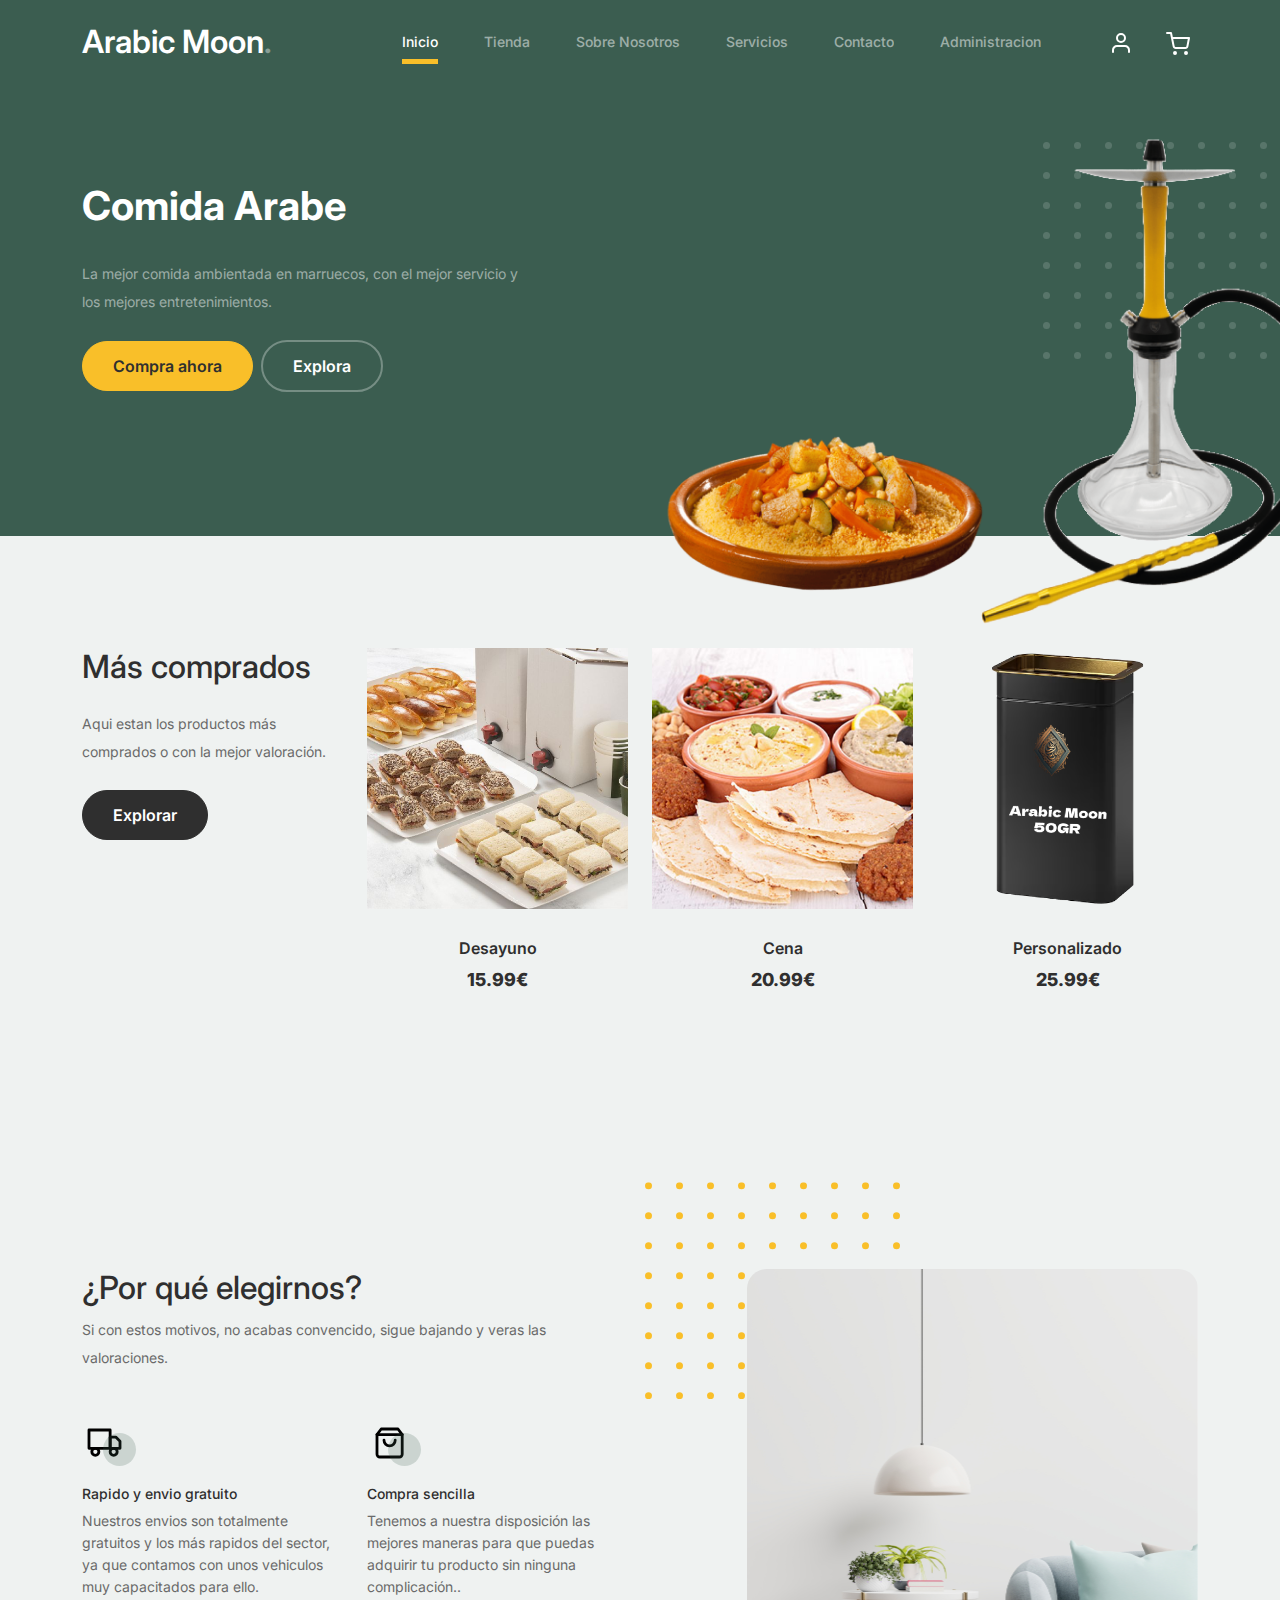
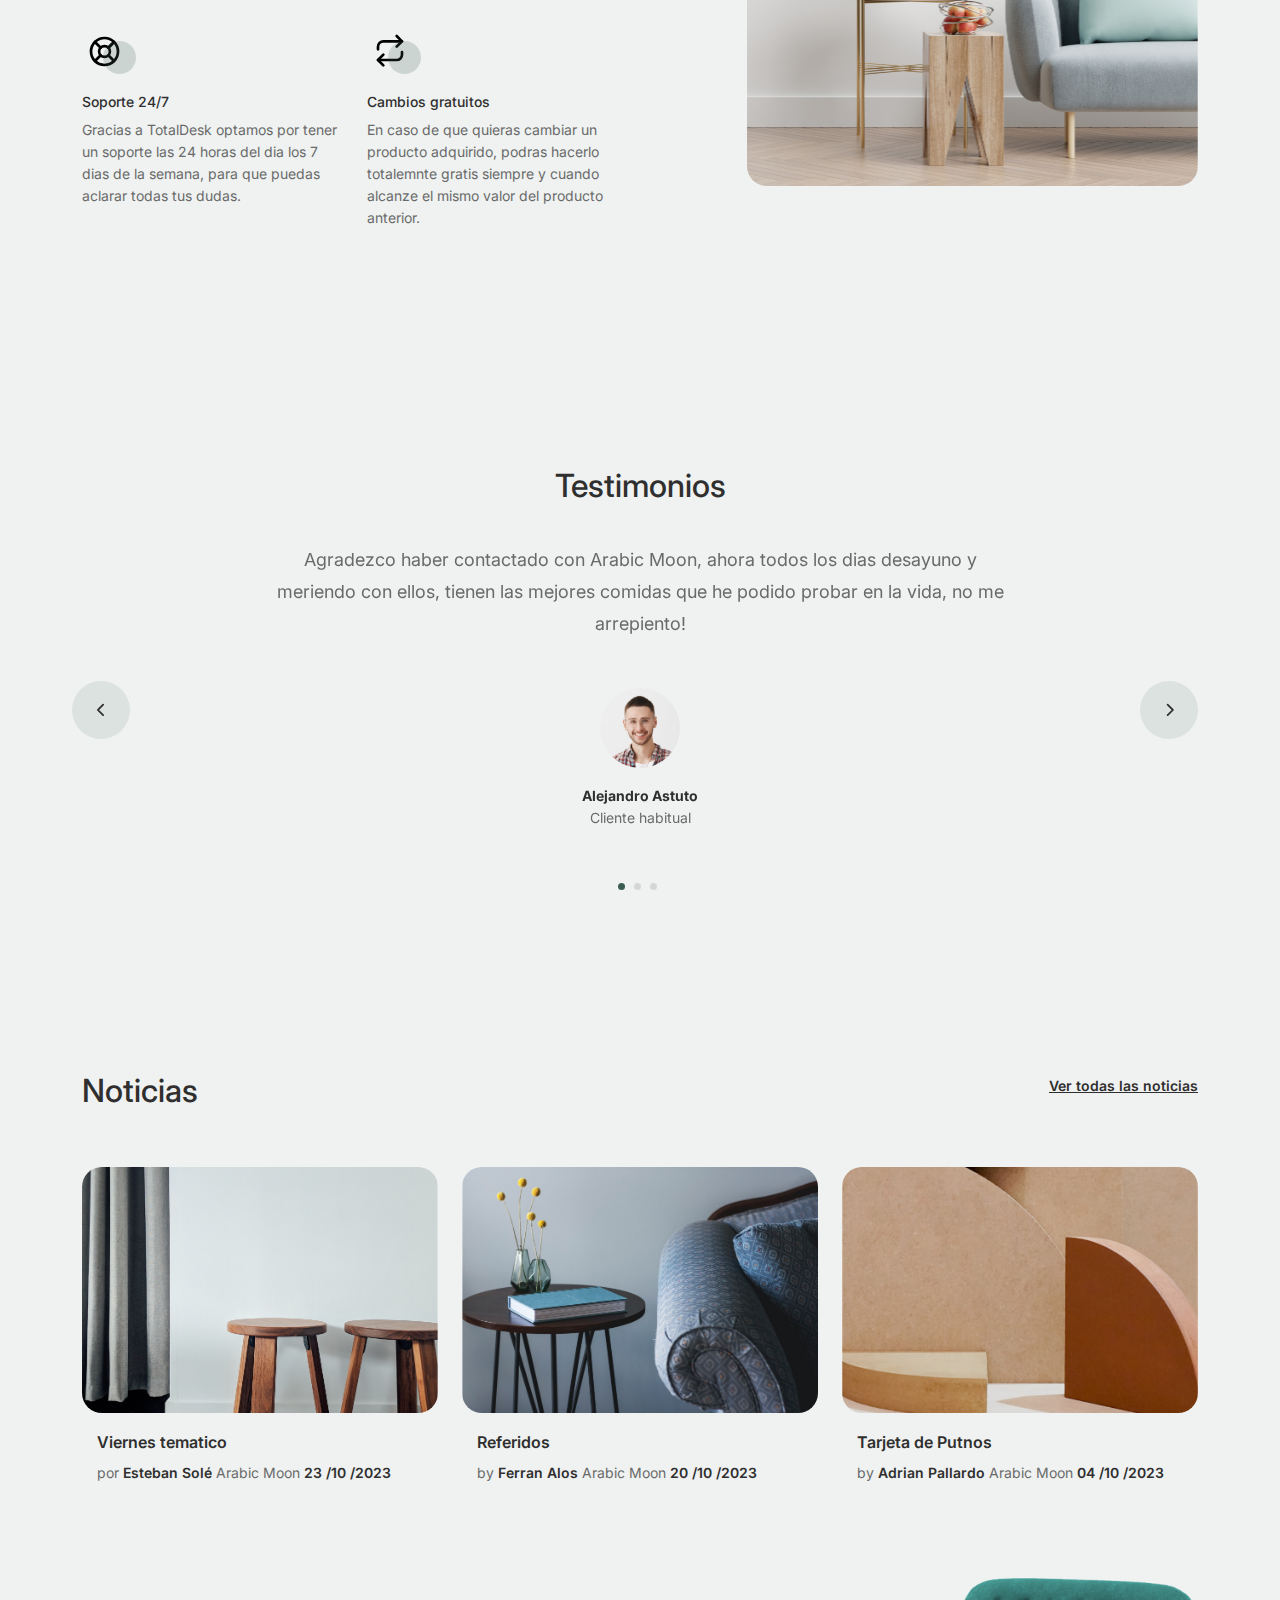
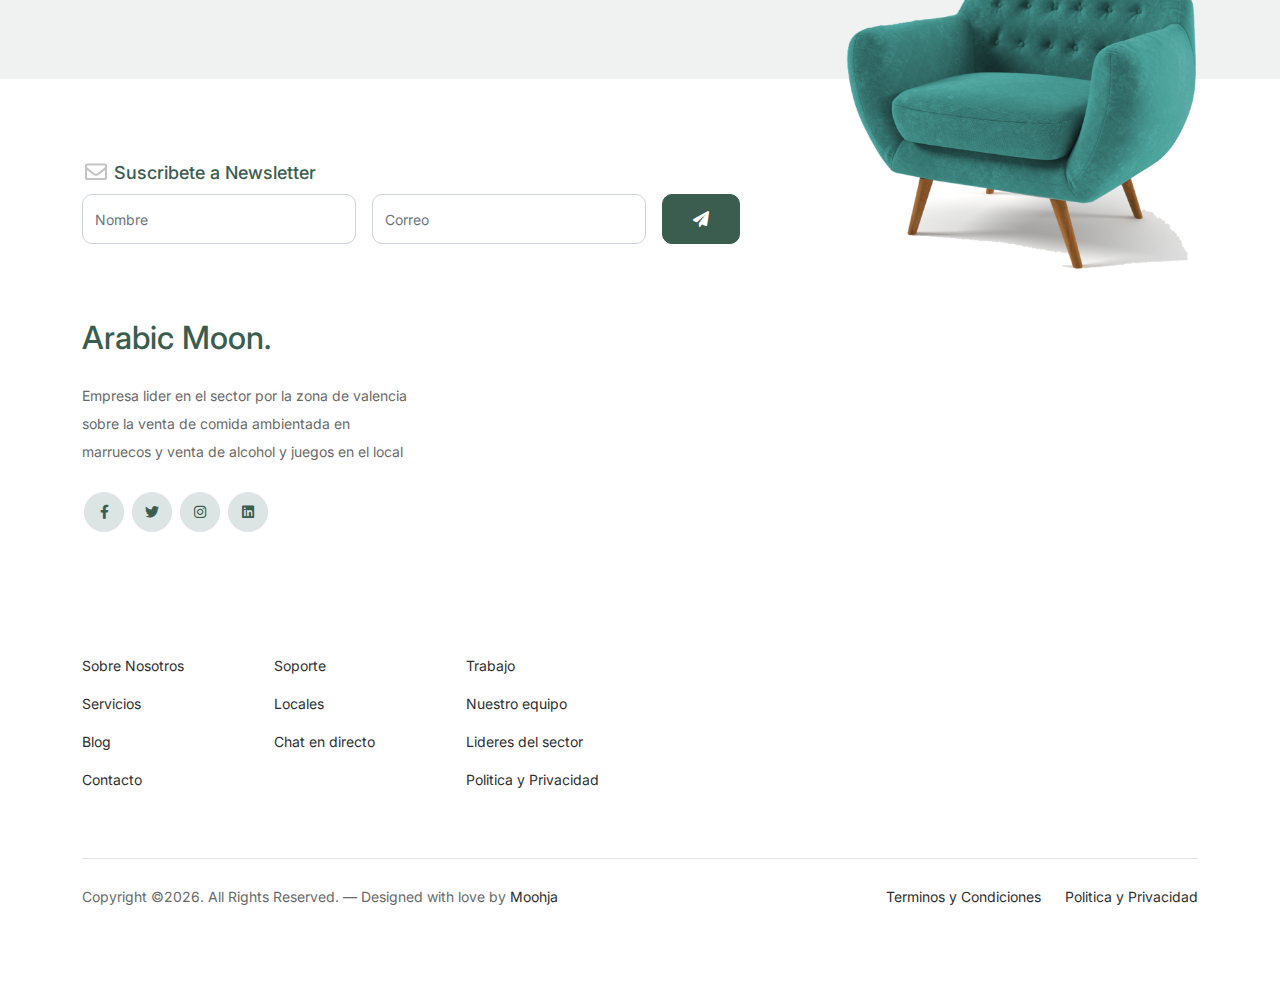
<file: index.html>
<!doctype html>
<html lang="en">
<head>
  <meta charset="utf-8">
  <meta name="viewport" content="width=device-width, initial-scale=1, shrink-to-fit=no">
  <meta name="author" content="Untree.co">
  <link rel="shortcut icon" href="favicon.png">

  <meta name="description" content="" />
  <meta name="keywords" content="bootstrap, bootstrap4" />

		<!-- Bootstrap CSS -->
		<link href="css/bootstrap.min.css" rel="stylesheet">
		<link href="https://cdnjs.cloudflare.com/ajax/libs/font-awesome/6.0.0-beta3/css/all.min.css" rel="stylesheet">
		<link href="css/tiny-slider.css" rel="stylesheet">
		<link href="css/style.css" rel="stylesheet">
		<title>Arabic Moon </title>
	</head>

	<body>

		<!-- Start Header/Navigation -->
		<nav class="custom-navbar navbar navbar navbar-expand-md navbar-dark bg-dark" arial-label="Furni navigation bar">

			<div class="container">
				<a class="navbar-brand" href="index.html">Arabic Moon<span>.</span></a>

				<button class="navbar-toggler" type="button" data-bs-toggle="collapse" data-bs-target="#navbarsFurni" aria-controls="navbarsFurni" aria-expanded="false" aria-label="Toggle navigation">
					<span class="navbar-toggler-icon"></span>
				</button>

				<div class="collapse navbar-collapse" id="navbarsFurni">
					<ul class="custom-navbar-nav navbar-nav ms-auto mb-2 mb-md-0">
						<li class="nav-item active">
							<a class="nav-link" href="index.html">Inicio</a>
						</li>
						<li><a class="nav-link" href="shop.html">Tienda</a></li>
						<li><a class="nav-link" href="about.html">Sobre Nosotros</a></li>
						<li><a class="nav-link" href="services.html">Servicios</a></li>
						<li><a class="nav-link" href="contact.html">Contacto</a></li>
						<li><a class="nav-link" href="login.html">Administracion</a></li>
					</ul>

					<ul class="custom-navbar-cta navbar-nav mb-2 mb-md-0 ms-5">
						<li><a class="nav-link" href="#"><img src="images/user.svg"></a></li>
						<li><a class="nav-link" href="cart.html"><img src="images/cart.svg"></a></li>
					</ul>
				</div>
			</div>
				
		</nav>
		<!-- End Header/Navigation -->

		<!-- Start Hero Section -->
			<div class="hero">
				<div class="container">
					<div class="row justify-content-between">
						<div class="col-lg-5">
							<div class="intro-excerpt">
								<h1>Comida <span clsas="d-block">Arabe</span></h1>
								<p class="mb-4">La mejor comida ambientada en marruecos, con el mejor servicio y los mejores entretenimientos.</p>
								<p><a href="/shop.html" class="btn btn-secondary me-2">Compra ahora</a><a href="#" class="btn btn-white-outline">Explora</a></p>
							</div>
						</div>
						<div class="col-lg-7">
							<div class="hero-img-wrap">
								<img src="images/couch.png" class="img-fluid">
							</div>
						</div>
					</div>
				</div>
			</div>
		<!-- End Hero Section -->

		<!-- Start Product Section -->
		<div class="product-section">
			<div class="container">
				<div class="row">

					<!-- Start Column 1 -->
					<div class="col-md-12 col-lg-3 mb-5 mb-lg-0">
						<h2 class="mb-4 section-title">Más comprados</h2>
						<p class="mb-4">Aqui estan los productos más comprados o con la mejor valoración. </p>
						<p><a href="shop.html" class="btn">Explorar</a></p>
					</div> 
					<!-- End Column 1 -->

					<!-- Start Column 2 -->
					<div class="col-12 col-md-4 col-lg-3 mb-5 mb-md-0">
						<a class="product-item" href="cart.html">
							<img src="images/product-1.png" class="img-fluid product-thumbnail">
							<h3 class="product-title">Desayuno</h3>
							<strong class="product-price">15.99€</strong>

							<span class="icon-cross">
								<img src="images/cross.svg" class="img-fluid">
							</span>
						</a>
					</div> 
					<!-- End Column 2 -->

					<!-- Start Column 3 -->
					<div class="col-12 col-md-4 col-lg-3 mb-5 mb-md-0">
						<a class="product-item" href="cart.html">
							<img src="images/product-2.png" class="img-fluid product-thumbnail">
							<h3 class="product-title">Cena</h3>
							<strong class="product-price">20.99€</strong>

							<span class="icon-cross">
								<img src="images/cross.svg" class="img-fluid">
							</span>
						</a>
					</div>
					<!-- End Column 3 -->

					<!-- Start Column 4 -->
					<div class="col-12 col-md-4 col-lg-3 mb-5 mb-md-0">
						<a class="product-item" href="cart.html">
							<img src="images/product-3.png" class="img-fluid product-thumbnail">
							<h3 class="product-title">Personalizado</h3>
							<strong class="product-price">25.99€</strong>

							<span class="icon-cross">
								<img src="images/cross.svg" class="img-fluid">
							</span>
						</a>
					</div>
					<!-- End Column 4 -->

				</div>
			</div>
		</div>
		<!-- End Product Section -->

		<!-- Start Why Choose Us Section -->
		<div class="why-choose-section">
			<div class="container">
				<div class="row justify-content-between">
					<div class="col-lg-6">
						<h2 class="section-title">¿Por qué elegirnos?</h2>
						<p>Si con estos motivos, no acabas convencido, sigue bajando y veras las valoraciones.</p>

						<div class="row my-5">
							<div class="col-6 col-md-6">
								<div class="feature">
									<div class="icon">
										<img src="images/truck.svg" alt="Image" class="imf-fluid">
									</div>
									<h3>Rapido y envio gratuito</h3>
									<p>Nuestros envios son totalmente gratuitos y los más rapidos del sector, ya que contamos con unos vehiculos muy capacitados para ello.</p>
								</div>
							</div>

							<div class="col-6 col-md-6">
								<div class="feature">
									<div class="icon">
										<img src="images/bag.svg" alt="Image" class="imf-fluid">
									</div>
									<h3>Compra sencilla</h3>
									<p>Tenemos a nuestra disposición las mejores maneras para que puedas adquirir tu producto sin ninguna complicación..</p>
								</div>
							</div>

							<div class="col-6 col-md-6">
								<div class="feature">
									<div class="icon">
										<img src="images/support.svg" alt="Image" class="imf-fluid">
									</div>
									<h3>Soporte 24/7</h3>
									<p>Gracias a TotalDesk optamos por tener un soporte las 24 horas del dia los 7 dias de la semana, para que puedas aclarar todas tus dudas.</p>
								</div>
							</div>

							<div class="col-6 col-md-6">
								<div class="feature">
									<div class="icon">
										<img src="images/return.svg" alt="Image" class="imf-fluid">
									</div>
									<h3>Cambios gratuitos</h3>
									<p>En caso de que quieras cambiar un producto adquirido, podras hacerlo totalemnte gratis siempre y cuando alcanze el mismo valor del producto anterior.</p>
								</div>
							</div>

						</div>
					</div>

					<div class="col-lg-5">
						<div class="img-wrap">
							<img src="images/why-choose-us-img.jpg" alt="Image" class="img-fluid">
						</div>
					</div>

				</div>
			</div>
		</div>
		<!-- End Why Choose Us Section -->
		<!-- Start Testimonial Slider -->
		<div class="testimonial-section">
			<div class="container">
				<div class="row">
					<div class="col-lg-7 mx-auto text-center">
						<h2 class="section-title">Testimonios</h2>
					</div>
				</div>

				<div class="row justify-content-center">
					<div class="col-lg-12">
						<div class="testimonial-slider-wrap text-center">

							<div id="testimonial-nav">
								<span class="prev" data-controls="prev"><span class="fa fa-chevron-left"></span></span>
								<span class="next" data-controls="next"><span class="fa fa-chevron-right"></span></span>
							</div>

							<div class="testimonial-slider">
								
								<div class="item">
									<div class="row justify-content-center">
										<div class="col-lg-8 mx-auto">

											<div class="testimonial-block text-center">
												<blockquote class="mb-5">
													<p>Agradezco haber contactado con Arabic Moon, ahora todos los dias desayuno y meriendo con ellos, tienen las mejores comidas que he podido probar en la vida, no me arrepiento!</p>
												</blockquote>

												<div class="author-info">
													<div class="author-pic">
														<img src="images/person_1.jpg" alt="Maria Jones" class="img-fluid">
													</div>
													<h3 class="font-weight-bold">Alejandro Astuto</h3>
													<span class="position d-block mb-3">Cliente habitual</span>
												</div>
											</div>

										</div>
									</div>
								</div> 
								<!-- END item -->

								<div class="item">
									<div class="row justify-content-center">
										<div class="col-lg-8 mx-auto">

											<div class="testimonial-block text-center">
												<blockquote class="mb-5">
													<p>No es por que trabaje aquí, es por que de verdad me gusta, no puedo decir mucho, por que siempre que pido a domicilo o me llevo algo del trabajo, me dejan sin palabras, 10 de 10!</p>
												</blockquote>

												<div class="author-info">
													<div class="author-pic">
														<img src="images/person_4.jpg" alt="Maria Jones" class="img-fluid">
													</div>
													<h3 class="font-weight-bold">Aroa Asencio</h3>
													<span class="position d-block mb-3">Administrativa, Empleada.</span>
												</div>
											</div>

										</div>
									</div>
								</div> 
								<!-- END item -->

								<div class="item">
									<div class="row justify-content-center">
										<div class="col-lg-8 mx-auto">

											<div class="testimonial-block text-center">
												<blockquote class="mb-5">
													<p>Es la primera vez que pido en esta pagina, tambien se que tienen un local fisico, lamentablemente, tendre que decirles a los demas locales que no les volvere a pedir, por que Arabic Moon.. esta a otro nivel, comida muy buna y super barata, animate!</p>
												</blockquote>

												<div class="author-info">
													<div class="author-pic">
														<img src="images/person_2.jpg" alt="Maria Jones" class="img-fluid">
													</div>
													<h3 class="font-weight-bold">Pablo Motos</h3>
													<span class="position d-block mb-3">Ultima Reseña Online</span>
												</div>
											</div>

										</div>
									</div>
								</div> 
								<!-- END item -->

							</div>

						</div>
					</div>
				</div>
			</div>
		</div>
		<!-- End Testimonial Slider -->

		<!-- Start Blog Section -->
		<div class="blog-section">
			<div class="container">
				<div class="row mb-5">
					<div class="col-md-6">
						<h2 class="section-title">Noticias</h2>
					</div>
					<div class="col-md-6 text-start text-md-end">
						<a href="#" class="more">Ver todas las noticias</a>
					</div>
				</div>

				<div class="row">

					<div class="col-12 col-sm-6 col-md-4 mb-4 mb-md-0">
						<div class="post-entry">
							<a href="#" class="post-thumbnail"><img src="images/post-1.jpg" alt="Image" class="img-fluid"></a>
							<div class="post-content-entry">
								<h3><a href="#">Viernes tematico</a></h3>
								<div class="meta">
									<span>por <a href="#">Esteban Solé</a></span> <span> Arabic Moon</span> <span> <a href="#"> 23 /10 /2023</a></span>
								</div>
							</div>
						</div>
					</div>

					<div class="col-12 col-sm-6 col-md-4 mb-4 mb-md-0">
						<div class="post-entry">
							<a href="#" class="post-thumbnail"><img src="images/post-2.jpg" alt="Image" class="img-fluid"></a>
							<div class="post-content-entry">
								<h3><a href="#">Referidos</a></h3>
								<div class="meta">
									<span>by <a href="#">Ferran Alos</a></span> <span>Arabic Moon <a href="#"> 20 /10 /2023</a></span>
								</div>
							</div>
						</div>
					</div>

					<div class="col-12 col-sm-6 col-md-4 mb-4 mb-md-0">
						<div class="post-entry">
							<a href="#" class="post-thumbnail"><img src="images/post-3.jpg" alt="Image" class="img-fluid"></a>
							<div class="post-content-entry">
								<h3><a href="#">Tarjeta de Putnos</a></h3>
								<div class="meta">
									<span>by <a href="#">Adrian Pallardo</a></span> <span>Arabic Moon <a href="#">04 /10 /2023</a></span>
								</div>
							</div>
						</div>
					</div>

				</div>
			</div>
		</div>
		<!-- End Blog Section -->	

		<!-- Start Footer Section -->
		<footer class="footer-section">
			<div class="container relative">

				<div class="sofa-img">
					<img src="images/sofa.png" alt="Image" class="img-fluid">
				</div>

				<div class="row">
					<div class="col-lg-8">
						<div class="subscription-form">
							<h3 class="d-flex align-items-center"><span class="me-1"><img src="images/envelope-outline.svg" alt="Image" class="img-fluid"></span><span>Suscribete a  Newsletter</span></h3>

							<form action="#" class="row g-3">
								<div class="col-auto">
									<input type="text" class="form-control" placeholder="Nombre">
								</div>
								<div class="col-auto">
									<input type="email" class="form-control" placeholder="Correo">
								</div>
								<div class="col-auto">
									<button class="btn btn-primary">
										<span class="fa fa-paper-plane"></span>
									</button>
								</div>
							</form>

						</div>
					</div>
				</div>

				<div class="row g-5 mb-5">
					<div class="col-lg-4">
						<div class="mb-4 footer-logo-wrap"><a href="#" class="footer-logo">Arabic Moon<span>.</span></a></div>
						<p class="mb-4">Empresa lider en el sector por la zona de valencia sobre la venta de comida ambientada en marruecos y venta de alcohol y juegos en el local</p>

						<ul class="list-unstyled custom-social">
							<li><a href="#"><span class="fa fa-brands fa-facebook-f"></span></a></li>
							<li><a href="#"><span class="fa fa-brands fa-twitter"></span></a></li>
							<li><a href="#"><span class="fa fa-brands fa-instagram"></span></a></li>
							<li><a href="#"><span class="fa fa-brands fa-linkedin"></span></a></li>
						</ul>
					</div>

					<div class final>
					<div class="col-lg-8">
						<div class="row links-wrap">
							<div class="col-6 col-sm-6 col-md-3">
								<ul class="list-unstyled">
									<li><a href="#">Sobre Nosotros</a></li>
									<li><a href="#">Servicios</a></li>
									<li><a href="#">Blog</a></li>
									<li><a href="#">Contacto</a></li>
								</ul>
							</div>

							<div class="col-6 col-sm-6 col-md-3">
								<ul class="list-unstyled">
									<li><a href="#">Soporte</a></li>
									<li><a href="#">Locales</a></li>
									<li><a href="#">Chat en directo</a></li>
								</ul>
							</div>

							<div class="col-6 col-sm-6 col-md-3">
								<ul class="list-unstyled">
									<li><a href="#">Trabajo</a></li>
									<li><a href="#">Nuestro equipo</a></li>
									<li><a href="#">Lideres del sector</a></li>
									<li><a href="#">Politica y Privacidad</a></li>
								</ul>
							</div>
						</div>
					</div>

				</div>
				</div>

				<div class="border-top copyright">
					<div class="row pt-4">
						<div class="col-lg-6">
							<p class="mb-2 text-center text-lg-start">Copyright &copy;<script>document.write(new Date().getFullYear());</script>. All Rights Reserved. &mdash; Designed with love by <a href="https://untree.co">Moohja</a>   <!-- License information: https://untree.co/license/ -->
            </p>
						</div>

						<div class="col-lg-6 text-center text-lg-end">
							<ul class="list-unstyled d-inline-flex ms-auto">
								<li class="me-4"><a href="terms.html">Terminos y  Condiciones</a></li>
								<li><a href="pol.html">Politica y Privacidad</a></li>
							</ul>
						</div>

					</div>
				</div>

			</div>
		</footer>
		<!-- End Footer Section -->	


		<script src="js/bootstrap.bundle.min.js"></script>
		<script src="js/tiny-slider.js"></script>
		<script src="js/custom.js"></script>
	</body>

</html>
</file>
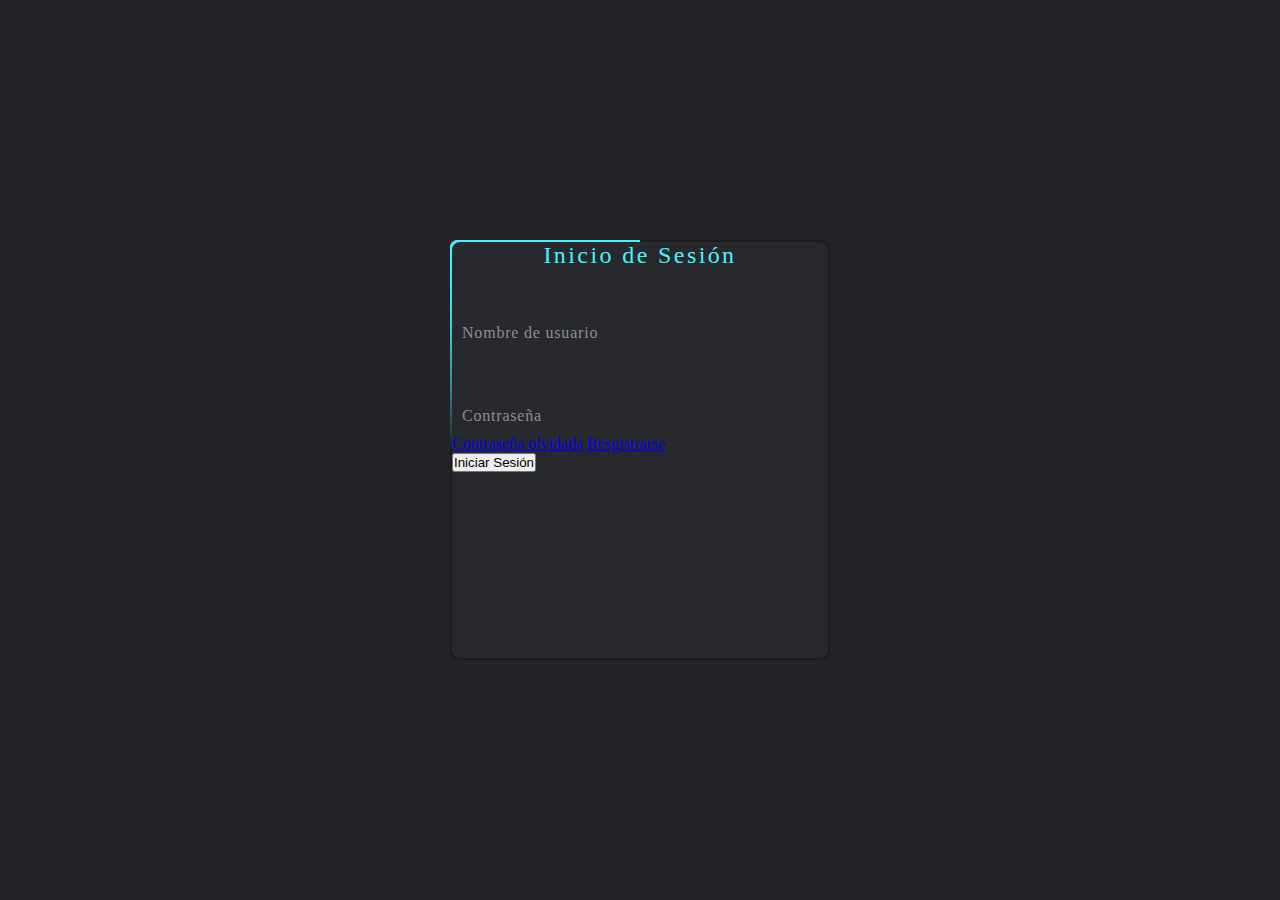
<file: Login/index.html>
<!DOCTYPE html>
<html lang="en">
    <head>
        <meta charset="UTF-8">
        <title>Inicio de Sesión</title>
        <link rel="stylesheet" href="style.css">
    </head>
    <body>
        <div class="box">
            <div class="form">
                <h2>Inicio de Sesión</h2>
                <div class="inputBox">
                    <input type="text" required="required">
                    <span>Nombre de usuario</span>
                    <i></i>
                </div>
                <div class="inputBox">
                    <input type="password" required="required">
                    <span>Contraseña</span>
                    <i></i>
                </div>
                <div class="links">
                    <a href="#">Contraseña olvidada</a>
                    <a href="#">Resgistrarse</a>
                </div>
                <input type="submit" value="Iniciar Sesión">
            </div>
        </div>
    </body>
</html>
</file>
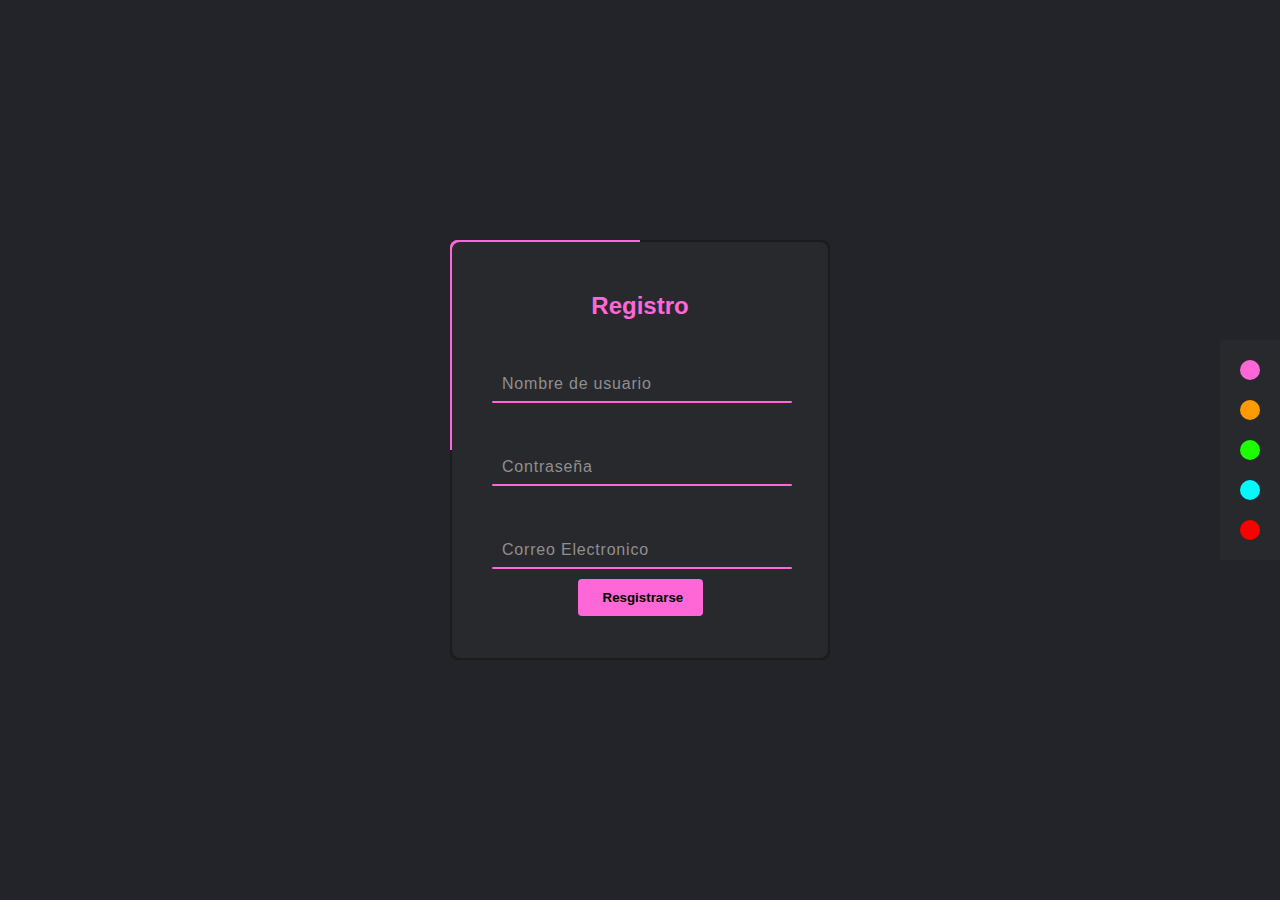
<file: Register/index.html>
<!DOCTYPE html>
<html lang="en">
    <head>
        <meta charset="UTF-8">
        <title>Inicio de Sesión</title>
        <link rel="stylesheet" href="style.css">
    </head>
    <body>
        <div id="box" class="box">
            <div class="form">
                <h2 id="login" class="txt">Registro</h2>
                <div id="a" class="inputBox">
                    <input type="text" required="required">
                    <span id="name">Nombre de usuario</span>
                    <i></i>
                </div>
                <div class="inputBox">
                    <input type="password" required="required">
                    <span>Contraseña</span>
                    <i></i>
                </div>
                <div id="a" class="inputBox">
                    <input type="text" required="required">
                    <span id="name">Correo Electronico</span>
                    <i></i>
                </div>
               <!--<div class="links">
                    <a id="link" href="#">Contraseña olvidada</a>
                    <a id="link2" href="../Login2/index.html">Resgistrarse</a>
                </div>--> 
                <input type="submit" value="Resgistrarse" class="btn">
            </div>
        </div>
        <div class="colors" id="ColorPanel">
            <span data-color="#ff67d7" class="active PinkColor" style="--clr:#ff67d7;"></span>
            <span data-color="#FF9B00" class="OrangeColor" style="--clr:#FF9B00;"></span>
            <span data-color="#1BFF00" class="GreenColor" style="--clr:#1BFF00;"></span>
            <span data-color="#00FBFF" class="SkyBlueColor" style="--clr:#00FBFF;"></span>
            <span data-color="#FF0000" class="RedColor" style="--clr:#FF0000;"></span>
        </div>
        <script src="script.js">
        </script>
    </body>
</html>
</file>
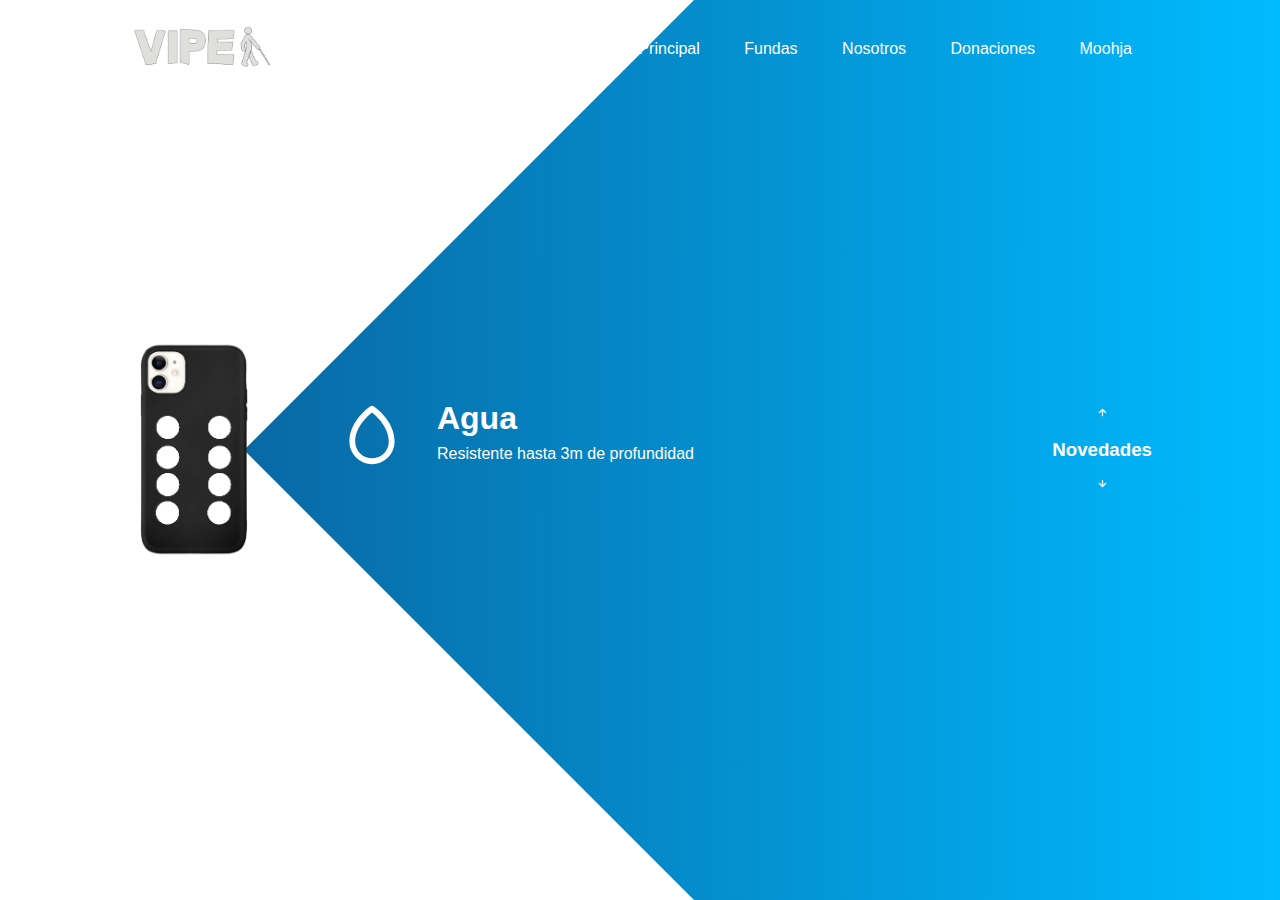
<file: VIPER/index.html>
<!DOCTYPE html>
<html lang="en">
<head>
    <meta charset="UTF-8">
    <link rel="stylesheet" href="main.css">
    <title>VIPER</title>
</head>
<body>
    <div class="main">
        <nav>
            <div class="logo">
                <img src="/VIPER/assets/img/Logo_text2.png">
            </div>
            <div class="nav-links">
            <ul>
                <li><a href="/VIPER/index.html">Principal</a></li>
                <li><a href="/VIPER/fundas.html">Fundas</a></li>
                <li><a href="/VIPER/nosotros.html">Nosotros</a></li>
                <li><a href="#">Donaciones</a></li>
                <li><a href="/index.html">Moohja</a></li>
            </ul>
        </div>
        </nav>

        <div class="information">
            <div class="overlay"></div>
            <img src="/VIPER/assets/img/case.png" class="case">
            <div id="circle">
              <div class="feature agua">
                <img src="/VIPER/assets/img/tear.svg">
                <div>
                    <h1>Agua</h1>
                    <p>Resistente hasta 3m de profundidad</p>
                </div>
              </div>
              <div class="feature pagos">
                <img src="/VIPER/assets/img/transaction.svg">
                <div>
                    <h1>Pagos</h1>
                    <p>Esta funda no impide los pagos via NFC</p>
                </div>
              </div>
              <div class="feature bluetooth">
                <img src="/VIPER/assets/img/bluetooth-w.svg">
                <div>
                    <h1>Bluetooth</h1>
                    <p>Conectado mediante bluetooth</p>
                </div>
              </div>
              <div class="feature escucha">
                <img src="/VIPER/assets/img/microphone.svg">
                <div>
                    <h1>Microfono</h1>
                    <p>Puedes hablarle a la funda</p>
                </div>
              </div>
            </div>
        </div>

        <div class="controls">
            <img src="/VIPER/assets/img/arrow.svg" id="Arriba">
            <h3>Novedades</h3>
            <img src="/VIPER/assets/img/arrow.svg" id="Abajo">
        </div>

    </div>


    <script>
        var circle = document.getElementById("circle");
        var Arriba = document.getElementById("Arriba");
        var Abajo = document.getElementById("Abajo");

        var rotateValue = circle.style.transform;
        var rotateSum;

        Arriba.onclick = function()
        {
            rotateSum = rotateValue + "rotate(-90deg)";
            circle.style.transform = rotateSum
            rotateValue = rotateSum;
        }
        Abajo.onclick = function()
        {
            rotateSum = rotateValue + "rotate(90deg)";
            circle.style.transform = rotateSum
            rotateValue = rotateSum;
        }
    </script>
</body>
</html>
</file>
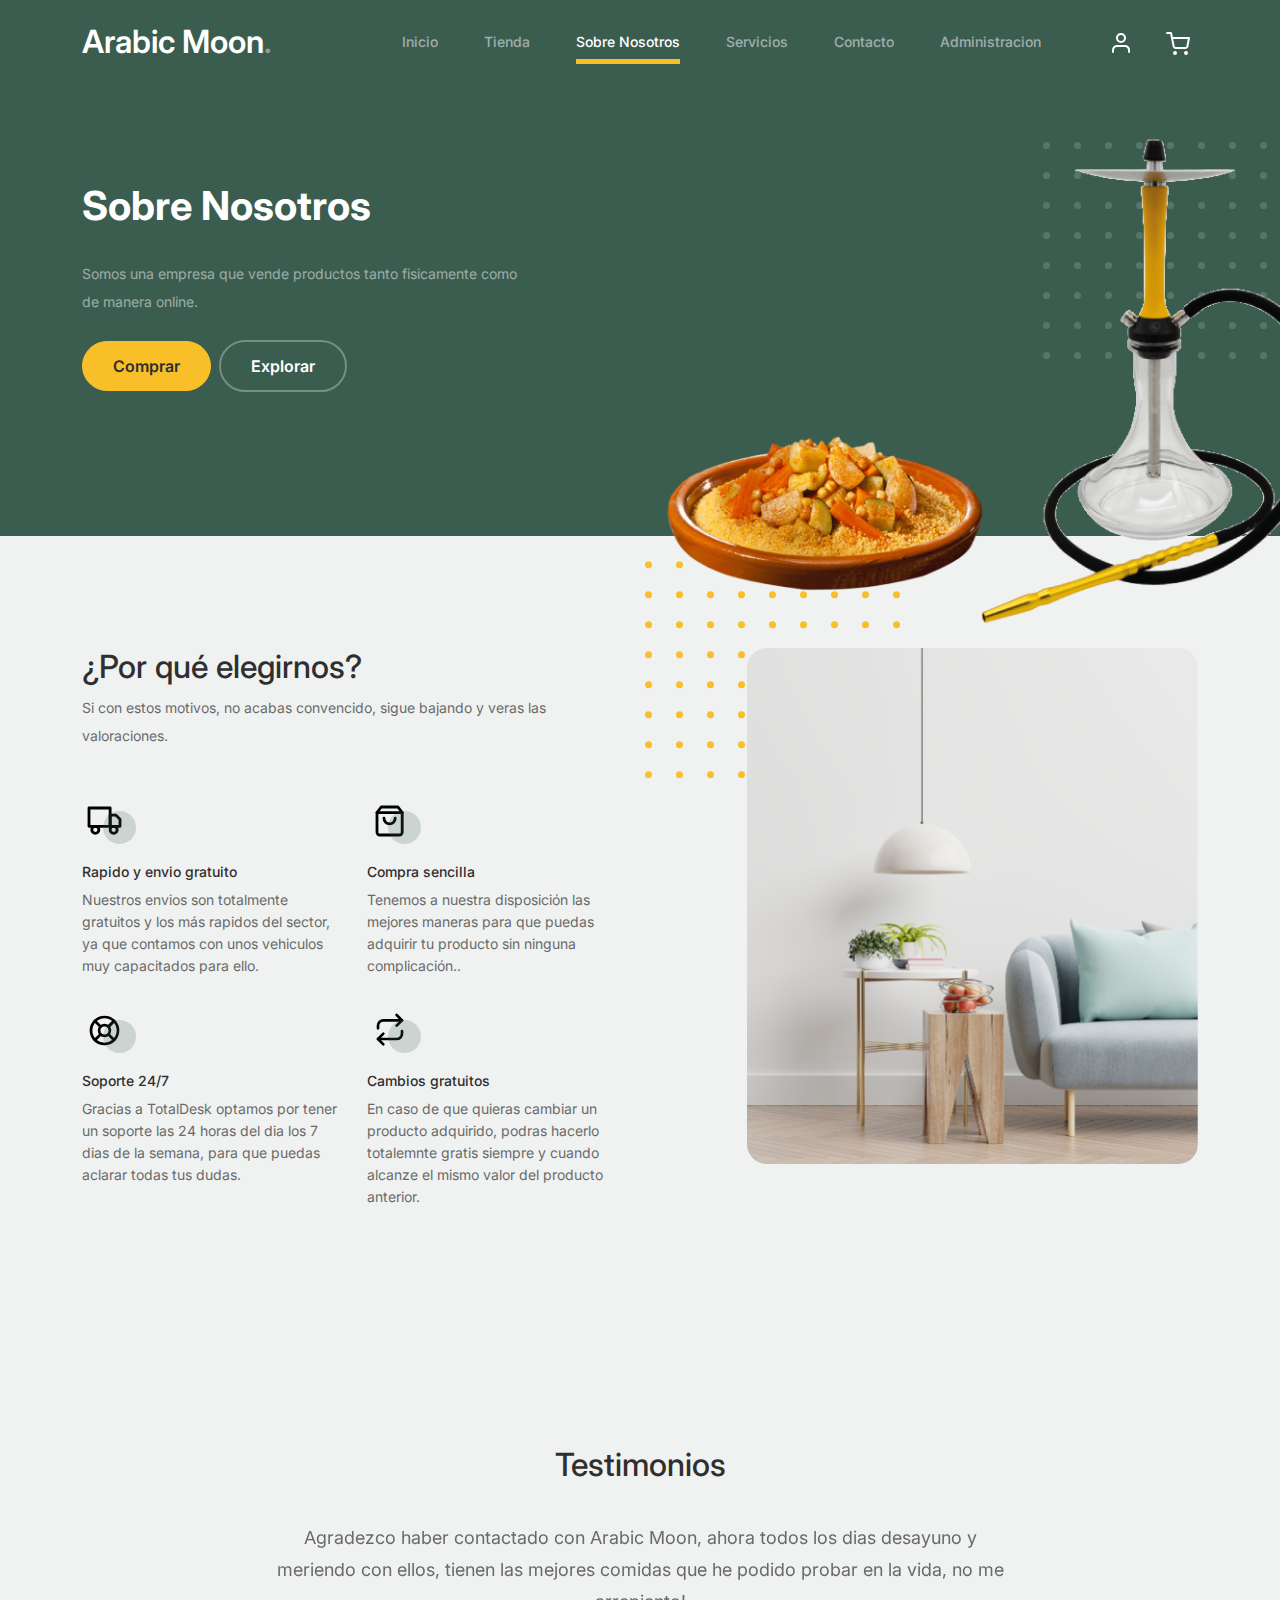
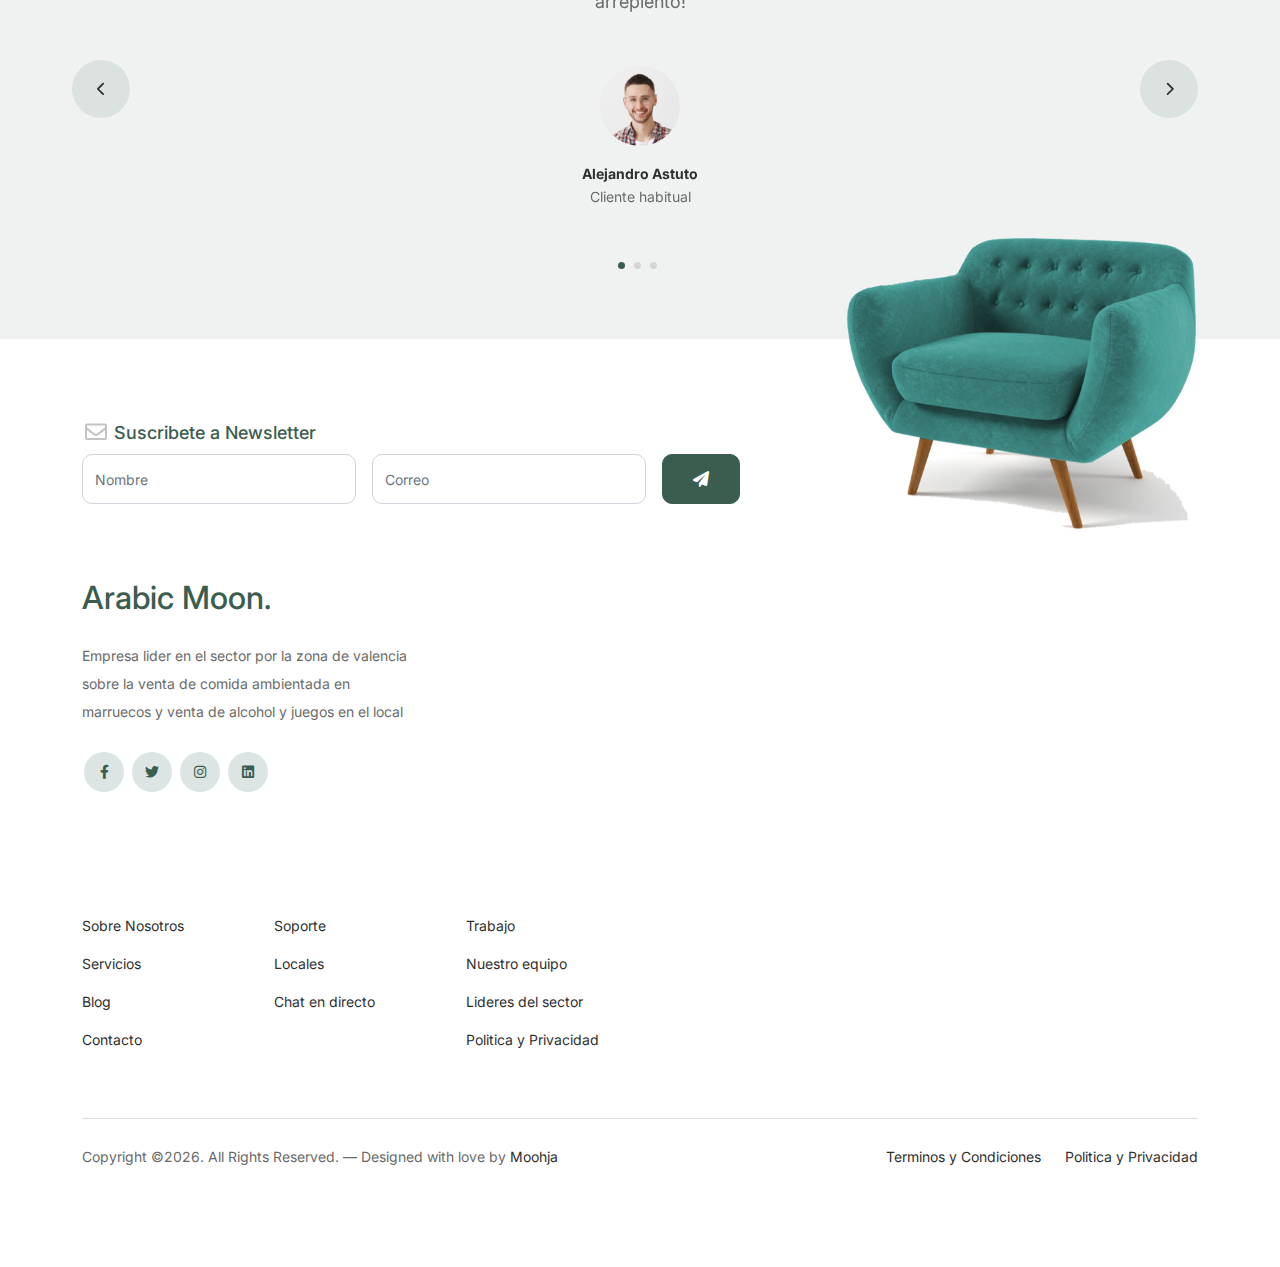
<file: about.html>
<!-- /*
* Bootstrap 5
* Template Name: Furni
* Template Author: Untree.co
* Template URI: https://untree.co/
* License: https://creativecommons.org/licenses/by/3.0/
*/ -->
<!doctype html>
<html lang="en">
<head>
  <meta charset="utf-8">
  <meta name="viewport" content="width=device-width, initial-scale=1, shrink-to-fit=no">
  <meta name="author" content="Untree.co">
  <link rel="shortcut icon" href="favicon.png">

  <meta name="description" content="" />
  <meta name="keywords" content="bootstrap, bootstrap4" />

		<!-- Bootstrap CSS -->
		<link href="css/bootstrap.min.css" rel="stylesheet">
		<link href="https://cdnjs.cloudflare.com/ajax/libs/font-awesome/6.0.0-beta3/css/all.min.css" rel="stylesheet">
		<link href="css/tiny-slider.css" rel="stylesheet">
		<link href="css/style.css" rel="stylesheet">
		<title>Arabic Moon</title>
	</head>

	<body>

		<!-- Start Header/Navigation -->
		<nav class="custom-navbar navbar navbar navbar-expand-md navbar-dark bg-dark" arial-label="Furni navigation bar">

			<div class="container">
				<a class="navbar-brand" href="index.html">Arabic Moon<span>.</span></a>

				<button class="navbar-toggler" type="button" data-bs-toggle="collapse" data-bs-target="#navbarsFurni" aria-controls="navbarsFurni" aria-expanded="false" aria-label="Toggle navigation">
					<span class="navbar-toggler-icon"></span>
				</button>

				<div class="collapse navbar-collapse" id="navbarsFurni">
					<ul class="custom-navbar-nav navbar-nav ms-auto mb-2 mb-md-0">
						<li class="nav-item ">
							<a class="nav-link" href="index.html">Inicio</a>
						</li>
						<li><a class="nav-link" href="shop.html">Tienda</a></li>
						<li class="active"><a class="nav-link" href="about.html">Sobre Nosotros</a></li>
						<li><a class="nav-link" href="services.html">Servicios</a></li>
						<li><a class="nav-link" href="blog.html">Contacto</a></li>
						<li><a class="nav-link" href="login.html">Administracion</a></li>
					</ul>

					<ul class="custom-navbar-cta navbar-nav mb-2 mb-md-0 ms-5">
						<li><a class="nav-link" href="#"><img src="images/user.svg"></a></li>
						<li><a class="nav-link" href="cart.html"><img src="images/cart.svg"></a></li>
					</ul>
				</div>
			</div>
				
		</nav>
		<!-- End Header/Navigation -->

		<!-- Start Hero Section -->
			<div class="hero">
				<div class="container">
					<div class="row justify-content-between">
						<div class="col-lg-5">
							<div class="intro-excerpt">
								<h1>Sobre Nosotros</h1>
								<p class="mb-4">Somos una empresa que vende productos
								tanto fisicamente como de manera online.</p>
								<p><a href="shop.html" class="btn btn-secondary me-2">Comprar</a><a href="#" class="btn btn-white-outline">Explorar</a></p>
							</div>
						</div>
						<div class="col-lg-7">
							<div class="hero-img-wrap">
								<img src="images/couch.png" class="img-fluid">
							</div>
						</div>
					</div>
				</div>
			</div>
		<!-- End Hero Section -->

		

		<!-- Start Why Choose Us Section -->
		<div class="why-choose-section">
			<div class="container">
				<div class="row justify-content-between">
					<div class="col-lg-6">
						<h2 class="section-title">¿Por qué elegirnos?</h2>
						<p>Si con estos motivos, no acabas convencido, sigue bajando y veras las valoraciones.</p>

						<div class="row my-5">
							<div class="col-6 col-md-6">
								<div class="feature">
									<div class="icon">
										<img src="images/truck.svg" alt="Image" class="imf-fluid">
									</div>
									<h3>Rapido y envio gratuito</h3>
									<p>Nuestros envios son totalmente gratuitos y los más rapidos del sector, ya que contamos con unos vehiculos muy capacitados para ello.</p>
								</div>
							</div>

							<div class="col-6 col-md-6">
								<div class="feature">
									<div class="icon">
										<img src="images/bag.svg" alt="Image" class="imf-fluid">
									</div>
									<h3>Compra sencilla</h3>
									<p>Tenemos a nuestra disposición las mejores maneras para que puedas adquirir tu producto sin ninguna complicación..</p>
								</div>
							</div>

							<div class="col-6 col-md-6">
								<div class="feature">
									<div class="icon">
										<img src="images/support.svg" alt="Image" class="imf-fluid">
									</div>
									<h3>Soporte 24/7</h3>
									<p>Gracias a TotalDesk optamos por tener un soporte las 24 horas del dia los 7 dias de la semana, para que puedas aclarar todas tus dudas.</p>
								</div>
							</div>

							<div class="col-6 col-md-6">
								<div class="feature">
									<div class="icon">
										<img src="images/return.svg" alt="Image" class="imf-fluid">
									</div>
									<h3>Cambios gratuitos</h3>
									<p>En caso de que quieras cambiar un producto adquirido, podras hacerlo totalemnte gratis siempre y cuando alcanze el mismo valor del producto anterior.</p>
								</div>
							</div>

						</div>
					</div>

					<div class="col-lg-5">
						<div class="img-wrap">
							<img src="images/why-choose-us-img.jpg" alt="Image" class="img-fluid">
						</div>
					</div>

				</div>
			</div>
		</div>
		<!-- End Why Choose Us Section -->

		<!-- Start Testimonial Slider -->
		<div class="testimonial-section">
			<div class="container">
				<div class="row">
					<div class="col-lg-7 mx-auto text-center">
						<h2 class="section-title">Testimonios</h2>
					</div>
				</div>

				<div class="row justify-content-center">
					<div class="col-lg-12">
						<div class="testimonial-slider-wrap text-center">

							<div id="testimonial-nav">
								<span class="prev" data-controls="prev"><span class="fa fa-chevron-left"></span></span>
								<span class="next" data-controls="next"><span class="fa fa-chevron-right"></span></span>
							</div>

							<div class="testimonial-slider">

								<div class="item">
									<div class="row justify-content-center">
										<div class="col-lg-8 mx-auto">

											<div class="testimonial-block text-center">
												<blockquote class="mb-5">
													<p>Agradezco haber contactado con Arabic Moon, ahora todos los dias desayuno y meriendo con ellos, tienen las mejores comidas que he podido probar en la vida, no me arrepiento!</p>
												</blockquote>

												<div class="author-info">
													<div class="author-pic">
														<img src="images/person_1.jpg" alt="Maria Jones" class="img-fluid">
													</div>
													<h3 class="font-weight-bold">Alejandro Astuto</h3>
													<span class="position d-block mb-3">Cliente habitual</span>
												</div>
											</div>

										</div>
									</div>
								</div>
								<!-- END item -->

								<div class="item">
									<div class="row justify-content-center">
										<div class="col-lg-8 mx-auto">

											<div class="testimonial-block text-center">
												<blockquote class="mb-5">
													<p>No es por que trabaje aquí, es por que de verdad me gusta, no puedo decir mucho, por que siempre que pido a domicilo o me llevo algo del trabajo, me dejan sin palabras, 10 de 10!</p>
												</blockquote>

												<div class="author-info">
													<div class="author-pic">
														<img src="images/person_4.jpg" alt="Maria Jones" class="img-fluid">
													</div>
													<h3 class="font-weight-bold">Aroa Asencio</h3>
													<span class="position d-block mb-3">Administrativa, Empleada.</span>
												</div>
											</div>

										</div>
									</div>
								</div>
								<!-- END item -->

								<div class="item">
									<div class="row justify-content-center">
										<div class="col-lg-8 mx-auto">

											<div class="testimonial-block text-center">
												<blockquote class="mb-5">
													<p>Es la primera vez que pido en esta pagina, tambien se que tienen un local fisico, lamentablemente, tendre que decirles a los demas locales que no les volvere a pedir, por que Arabic Moon.. esta a otro nivel, comida muy buna y super barata, animate!</p>
												</blockquote>

												<div class="author-info">
													<div class="author-pic">
														<img src="images/person_2.jpg" alt="Maria Jones" class="img-fluid">
													</div>
													<h3 class="font-weight-bold">Alejandro Astuto</h3>
													<span class="position d-block mb-3">Ultima Reseña Online</span>
												</div>
											</div>

										</div>
									</div>
								</div>
								<!-- END item -->

							</div>

						</div>
					</div>
				</div>
			</div>
		</div>
		<!-- End Testimonial Slider -->

		


		

<!-- Start Footer Section -->
		<footer class="footer-section">
			<div class="container relative">

				<div class="sofa-img">
					<img src="images/sofa.png" alt="Image" class="img-fluid">
				</div>

				<div class="row">
					<div class="col-lg-8">
						<div class="subscription-form">
							<h3 class="d-flex align-items-center"><span class="me-1"><img src="images/envelope-outline.svg" alt="Image" class="img-fluid"></span><span>Suscribete a  Newsletter</span></h3>

							<form action="#" class="row g-3">
								<div class="col-auto">
									<input type="text" class="form-control" placeholder="Nombre">
								</div>
								<div class="col-auto">
									<input type="email" class="form-control" placeholder="Correo">
								</div>
								<div class="col-auto">
									<button class="btn btn-primary">
										<span class="fa fa-paper-plane"></span>
									</button>
								</div>
							</form>

						</div>
					</div>
				</div>

				<div class="row g-5 mb-5">
					<div class="col-lg-4">
						<div class="mb-4 footer-logo-wrap"><a href="#" class="footer-logo">Arabic Moon<span>.</span></a></div>
						<p class="mb-4">Empresa lider en el sector por la zona de valencia sobre la venta de comida ambientada en marruecos y venta de alcohol y juegos en el local</p>

						<ul class="list-unstyled custom-social">
							<li><a href="#"><span class="fa fa-brands fa-facebook-f"></span></a></li>
							<li><a href="#"><span class="fa fa-brands fa-twitter"></span></a></li>
							<li><a href="#"><span class="fa fa-brands fa-instagram"></span></a></li>
							<li><a href="#"><span class="fa fa-brands fa-linkedin"></span></a></li>
						</ul>
					</div>

					<div class final>
					<div class="col-lg-8">
						<div class="row links-wrap">
							<div class="col-6 col-sm-6 col-md-3">
								<ul class="list-unstyled">
									<li><a href="#">Sobre Nosotros</a></li>
									<li><a href="#">Servicios</a></li>
									<li><a href="#">Blog</a></li>
									<li><a href="#">Contacto</a></li>
								</ul>
							</div>

							<div class="col-6 col-sm-6 col-md-3">
								<ul class="list-unstyled">
									<li><a href="#">Soporte</a></li>
									<li><a href="#">Locales</a></li>
									<li><a href="#">Chat en directo</a></li>
								</ul>
							</div>

							<div class="col-6 col-sm-6 col-md-3">
								<ul class="list-unstyled">
									<li><a href="#">Trabajo</a></li>
									<li><a href="#">Nuestro equipo</a></li>
									<li><a href="#">Lideres del sector</a></li>
									<li><a href="#">Politica y Privacidad</a></li>
								</ul>
							</div>
						</div>
					</div>

				</div>
				</div>

				<div class="border-top copyright">
					<div class="row pt-4">
						<div class="col-lg-6">
							<p class="mb-2 text-center text-lg-start">Copyright &copy;<script>document.write(new Date().getFullYear());</script>. All Rights Reserved. &mdash; Designed with love by <a href="https://untree.co">Moohja</a>   <!-- License information: https://untree.co/license/ -->
            </p>
						</div>

						<div class="col-lg-6 text-center text-lg-end">
							<ul class="list-unstyled d-inline-flex ms-auto">
								<li class="me-4"><a href="terms.html">Terminos y  Condiciones</a></li>
								<li><a href="pol.html">Politica y Privacidad</a></li>
							</ul>
						</div>

					</div>
				</div>

			</div>
		</footer>
		<!-- End Footer Section -->


		<script src="js/bootstrap.bundle.min.js"></script>
		<script src="js/tiny-slider.js"></script>
		<script src="js/custom.js"></script>
	</body>

</html>
</file>
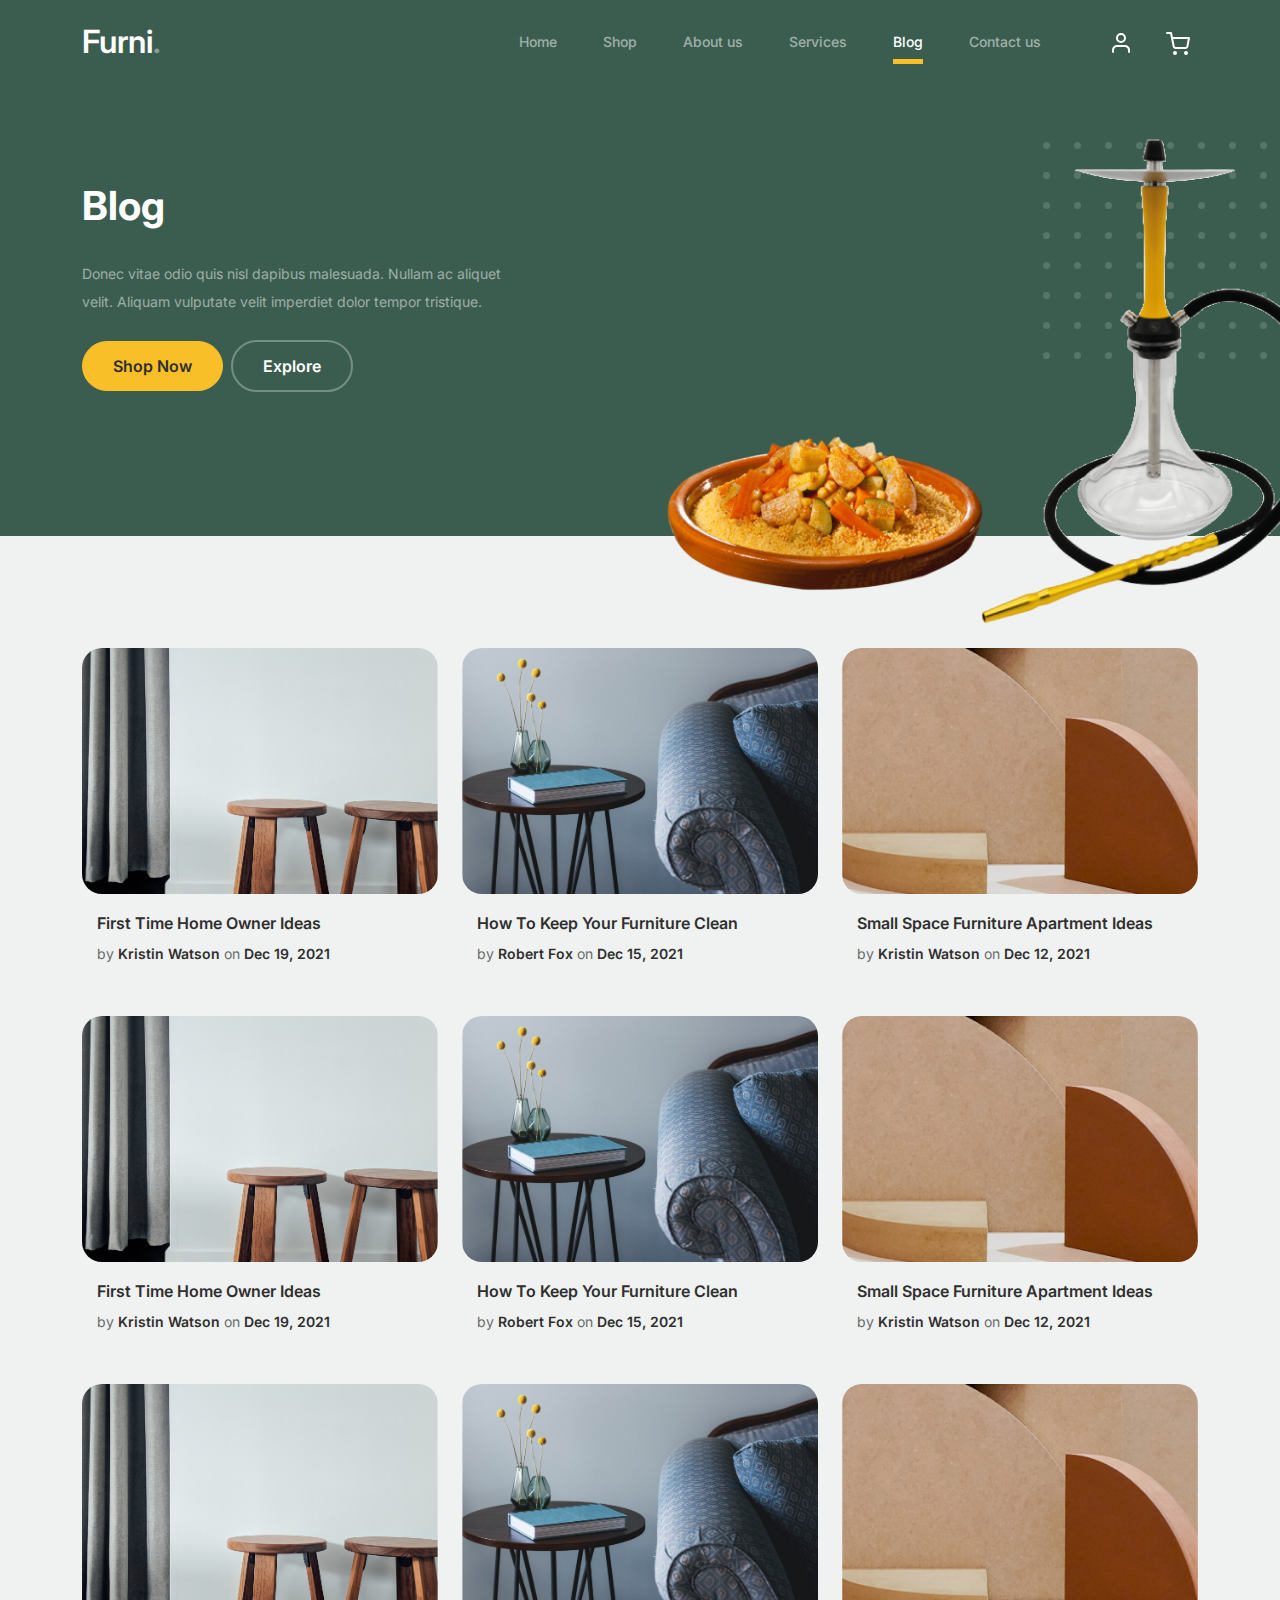
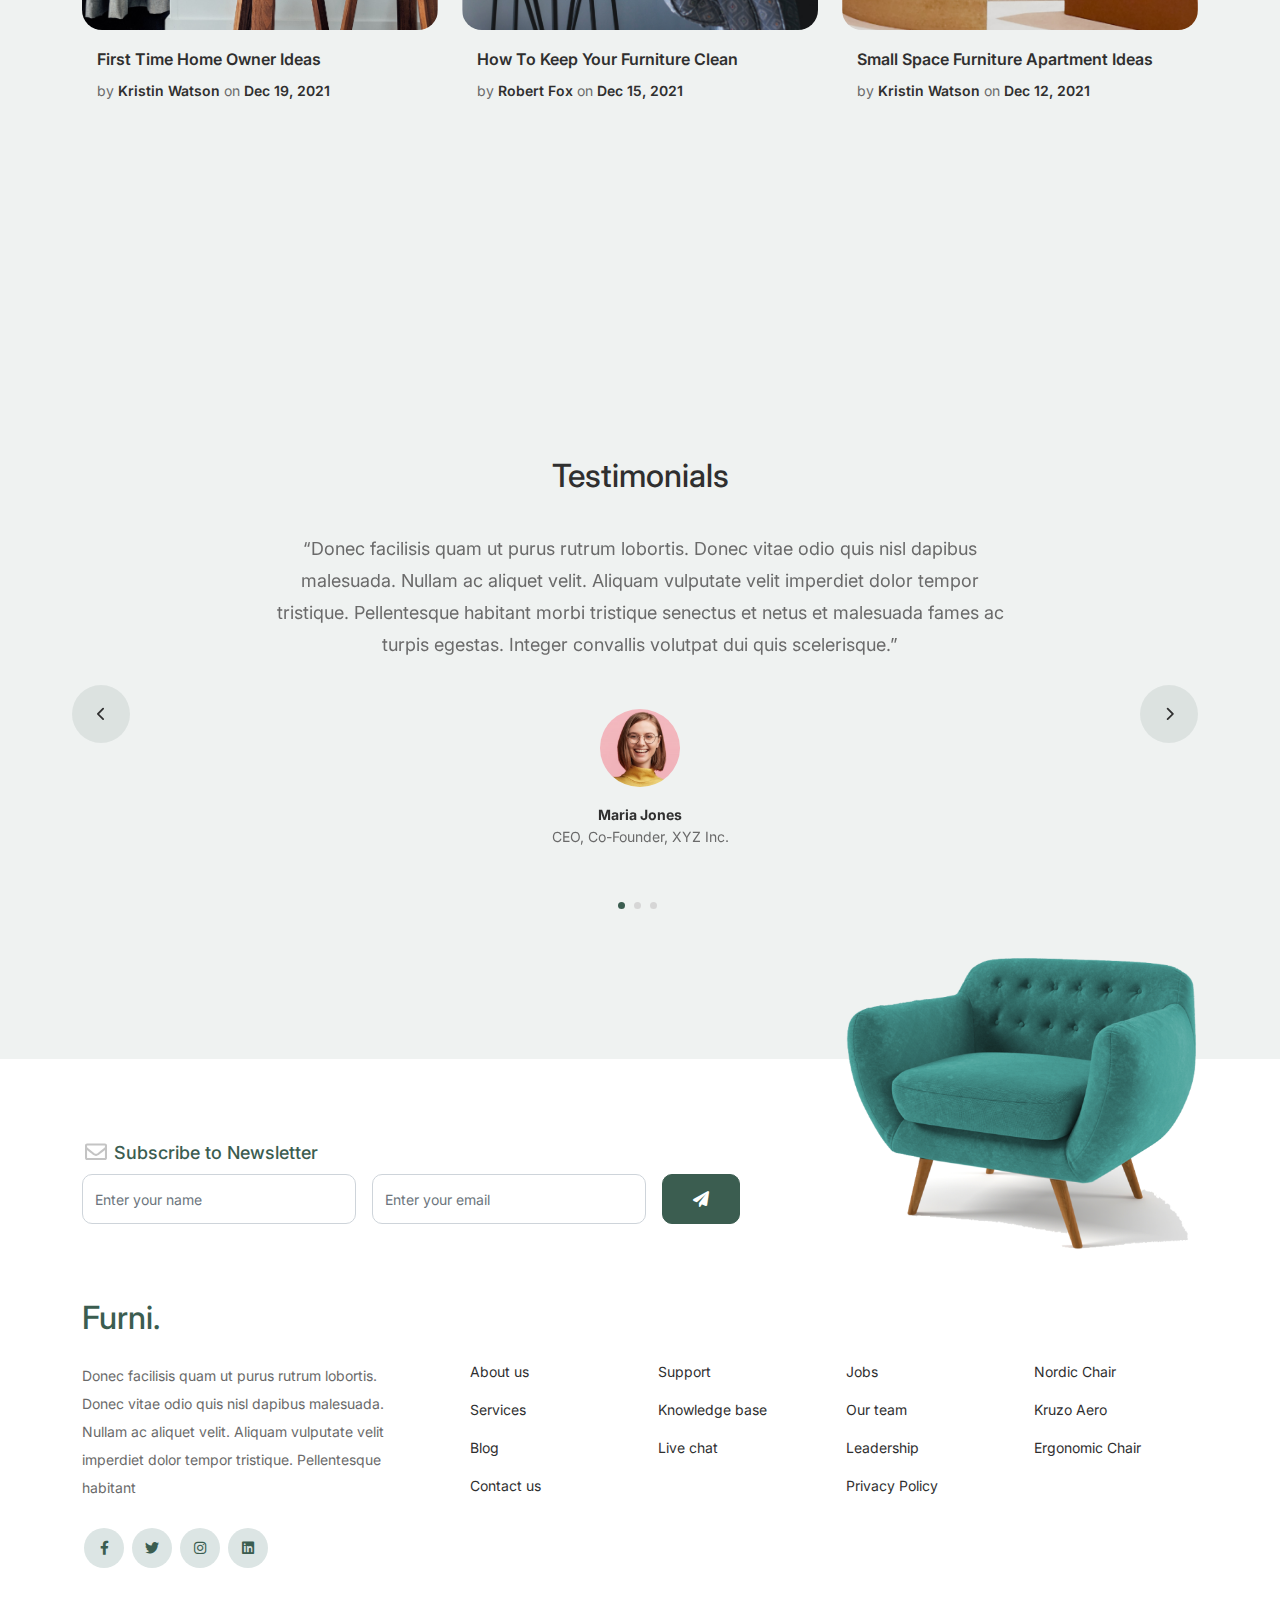
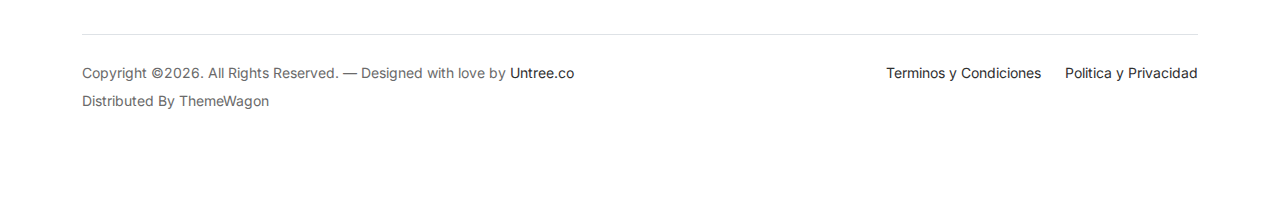
<file: blog.html>
<!-- /*
* Bootstrap 5
* Template Name: Furni
* Template Author: Untree.co
* Template URI: https://untree.co/
* License: https://creativecommons.org/licenses/by/3.0/
*/ -->
<!doctype html>
<html lang="en">
<head>
  <meta charset="utf-8">
  <meta name="viewport" content="width=device-width, initial-scale=1, shrink-to-fit=no">
  <meta name="author" content="Untree.co">
  <link rel="shortcut icon" href="favicon.png">

  <meta name="description" content="" />
  <meta name="keywords" content="bootstrap, bootstrap4" />

		<!-- Bootstrap CSS -->
		<link href="css/bootstrap.min.css" rel="stylesheet">
		<link href="https://cdnjs.cloudflare.com/ajax/libs/font-awesome/6.0.0-beta3/css/all.min.css" rel="stylesheet">
		<link href="css/tiny-slider.css" rel="stylesheet">
		<link href="css/style.css" rel="stylesheet">
		<title>Furni Free Bootstrap 5 Template for Furniture and Interior Design Websites by Untree.co </title>
	</head>

	<body>

		<!-- Start Header/Navigation -->
		<nav class="custom-navbar navbar navbar navbar-expand-md navbar-dark bg-dark" arial-label="Furni navigation bar">

			<div class="container">
				<a class="navbar-brand" href="index.html">Furni<span>.</span></a>

				<button class="navbar-toggler" type="button" data-bs-toggle="collapse" data-bs-target="#navbarsFurni" aria-controls="navbarsFurni" aria-expanded="false" aria-label="Toggle navigation">
					<span class="navbar-toggler-icon"></span>
				</button>

				<div class="collapse navbar-collapse" id="navbarsFurni">
					<ul class="custom-navbar-nav navbar-nav ms-auto mb-2 mb-md-0">
						<li class="nav-item">
							<a class="nav-link" href="index.html">Home</a>
						</li>
						<li><a class="nav-link" href="shop.html">Shop</a></li>
						<li><a class="nav-link" href="about.html">About us</a></li>
						<li><a class="nav-link" href="services.html">Services</a></li>
						<li class="active"><a class="nav-link" href="blog.html">Blog</a></li>
						<li><a class="nav-link" href="contact.html">Contact us</a></li>
					</ul>

					<ul class="custom-navbar-cta navbar-nav mb-2 mb-md-0 ms-5">
						<li><a class="nav-link" href="#"><img src="images/user.svg"></a></li>
						<li><a class="nav-link" href="cart.html"><img src="images/cart.svg"></a></li>
					</ul>
				</div>
			</div>
				
		</nav>
		<!-- End Header/Navigation -->

		<!-- Start Hero Section -->
			<div class="hero">
				<div class="container">
					<div class="row justify-content-between">
						<div class="col-lg-5">
							<div class="intro-excerpt">
								<h1>Blog</h1>
								<p class="mb-4">Donec vitae odio quis nisl dapibus malesuada. Nullam ac aliquet velit. Aliquam vulputate velit imperdiet dolor tempor tristique.</p>
								<p><a href="" class="btn btn-secondary me-2">Shop Now</a><a href="#" class="btn btn-white-outline">Explore</a></p>
							</div>
						</div>
						<div class="col-lg-7">
							<div class="hero-img-wrap">
								<img src="images/couch.png" class="img-fluid">
							</div>
						</div>
					</div>
				</div>
			</div>
		<!-- End Hero Section -->

		

		<!-- Start Blog Section -->
		<div class="blog-section">
			<div class="container">
				
				<div class="row">

					<div class="col-12 col-sm-6 col-md-4 mb-5">
						<div class="post-entry">
							<a href="#" class="post-thumbnail"><img src="images/post-1.jpg" alt="Image" class="img-fluid"></a>
							<div class="post-content-entry">
								<h3><a href="#">First Time Home Owner Ideas</a></h3>
								<div class="meta">
									<span>by <a href="#">Kristin Watson</a></span> <span>on <a href="#">Dec 19, 2021</a></span>
								</div>
							</div>
						</div>
					</div>

					<div class="col-12 col-sm-6 col-md-4 mb-5">
						<div class="post-entry">
							<a href="#" class="post-thumbnail"><img src="images/post-2.jpg" alt="Image" class="img-fluid"></a>
							<div class="post-content-entry">
								<h3><a href="#">How To Keep Your Furniture Clean</a></h3>
								<div class="meta">
									<span>by <a href="#">Robert Fox</a></span> <span>on <a href="#">Dec 15, 2021</a></span>
								</div>
							</div>
						</div>
					</div>

					<div class="col-12 col-sm-6 col-md-4 mb-5">
						<div class="post-entry">
							<a href="#" class="post-thumbnail"><img src="images/post-3.jpg" alt="Image" class="img-fluid"></a>
							<div class="post-content-entry">
								<h3><a href="#">Small Space Furniture Apartment Ideas</a></h3>
								<div class="meta">
									<span>by <a href="#">Kristin Watson</a></span> <span>on <a href="#">Dec 12, 2021</a></span>
								</div>
							</div>
						</div>
					</div>

					<div class="col-12 col-sm-6 col-md-4 mb-5">
						<div class="post-entry">
							<a href="#" class="post-thumbnail"><img src="images/post-1.jpg" alt="Image" class="img-fluid"></a>
							<div class="post-content-entry">
								<h3><a href="#">First Time Home Owner Ideas</a></h3>
								<div class="meta">
									<span>by <a href="#">Kristin Watson</a></span> <span>on <a href="#">Dec 19, 2021</a></span>
								</div>
							</div>
						</div>
					</div>

					<div class="col-12 col-sm-6 col-md-4 mb-5">
						<div class="post-entry">
							<a href="#" class="post-thumbnail"><img src="images/post-2.jpg" alt="Image" class="img-fluid"></a>
							<div class="post-content-entry">
								<h3><a href="#">How To Keep Your Furniture Clean</a></h3>
								<div class="meta">
									<span>by <a href="#">Robert Fox</a></span> <span>on <a href="#">Dec 15, 2021</a></span>
								</div>
							</div>
						</div>
					</div>

					<div class="col-12 col-sm-6 col-md-4 mb-5">
						<div class="post-entry">
							<a href="#" class="post-thumbnail"><img src="images/post-3.jpg" alt="Image" class="img-fluid"></a>
							<div class="post-content-entry">
								<h3><a href="#">Small Space Furniture Apartment Ideas</a></h3>
								<div class="meta">
									<span>by <a href="#">Kristin Watson</a></span> <span>on <a href="#">Dec 12, 2021</a></span>
								</div>
							</div>
						</div>
					</div>

					<div class="col-12 col-sm-6 col-md-4 mb-5">
						<div class="post-entry">
							<a href="#" class="post-thumbnail"><img src="images/post-1.jpg" alt="Image" class="img-fluid"></a>
							<div class="post-content-entry">
								<h3><a href="#">First Time Home Owner Ideas</a></h3>
								<div class="meta">
									<span>by <a href="#">Kristin Watson</a></span> <span>on <a href="#">Dec 19, 2021</a></span>
								</div>
							</div>
						</div>
					</div>

					<div class="col-12 col-sm-6 col-md-4 mb-5">
						<div class="post-entry">
							<a href="#" class="post-thumbnail"><img src="images/post-2.jpg" alt="Image" class="img-fluid"></a>
							<div class="post-content-entry">
								<h3><a href="#">How To Keep Your Furniture Clean</a></h3>
								<div class="meta">
									<span>by <a href="#">Robert Fox</a></span> <span>on <a href="#">Dec 15, 2021</a></span>
								</div>
							</div>
						</div>
					</div>

					<div class="col-12 col-sm-6 col-md-4 mb-5">
						<div class="post-entry">
							<a href="#" class="post-thumbnail"><img src="images/post-3.jpg" alt="Image" class="img-fluid"></a>
							<div class="post-content-entry">
								<h3><a href="#">Small Space Furniture Apartment Ideas</a></h3>
								<div class="meta">
									<span>by <a href="#">Kristin Watson</a></span> <span>on <a href="#">Dec 12, 2021</a></span>
								</div>
							</div>
						</div>
					</div>

				</div>
			</div>
		</div>
		<!-- End Blog Section -->	

		

		<!-- Start Testimonial Slider -->
		<div class="testimonial-section before-footer-section">
			<div class="container">
				<div class="row">
					<div class="col-lg-7 mx-auto text-center">
						<h2 class="section-title">Testimonials</h2>
					</div>
				</div>

				<div class="row justify-content-center">
					<div class="col-lg-12">
						<div class="testimonial-slider-wrap text-center">

							<div id="testimonial-nav">
								<span class="prev" data-controls="prev"><span class="fa fa-chevron-left"></span></span>
								<span class="next" data-controls="next"><span class="fa fa-chevron-right"></span></span>
							</div>

							<div class="testimonial-slider">
								
								<div class="item">
									<div class="row justify-content-center">
										<div class="col-lg-8 mx-auto">

											<div class="testimonial-block text-center">
												<blockquote class="mb-5">
													<p>&ldquo;Donec facilisis quam ut purus rutrum lobortis. Donec vitae odio quis nisl dapibus malesuada. Nullam ac aliquet velit. Aliquam vulputate velit imperdiet dolor tempor tristique. Pellentesque habitant morbi tristique senectus et netus et malesuada fames ac turpis egestas. Integer convallis volutpat dui quis scelerisque.&rdquo;</p>
												</blockquote>

												<div class="author-info">
													<div class="author-pic">
														<img src="images/person-1.png" alt="Maria Jones" class="img-fluid">
													</div>
													<h3 class="font-weight-bold">Maria Jones</h3>
													<span class="position d-block mb-3">CEO, Co-Founder, XYZ Inc.</span>
												</div>
											</div>

										</div>
									</div>
								</div> 
								<!-- END item -->

								<div class="item">
									<div class="row justify-content-center">
										<div class="col-lg-8 mx-auto">

											<div class="testimonial-block text-center">
												<blockquote class="mb-5">
													<p>&ldquo;Donec facilisis quam ut purus rutrum lobortis. Donec vitae odio quis nisl dapibus malesuada. Nullam ac aliquet velit. Aliquam vulputate velit imperdiet dolor tempor tristique. Pellentesque habitant morbi tristique senectus et netus et malesuada fames ac turpis egestas. Integer convallis volutpat dui quis scelerisque.&rdquo;</p>
												</blockquote>

												<div class="author-info">
													<div class="author-pic">
														<img src="images/person-1.png" alt="Maria Jones" class="img-fluid">
													</div>
													<h3 class="font-weight-bold">Maria Jones</h3>
													<span class="position d-block mb-3">CEO, Co-Founder, XYZ Inc.</span>
												</div>
											</div>

										</div>
									</div>
								</div> 
								<!-- END item -->

								<div class="item">
									<div class="row justify-content-center">
										<div class="col-lg-8 mx-auto">

											<div class="testimonial-block text-center">
												<blockquote class="mb-5">
													<p>&ldquo;Donec facilisis quam ut purus rutrum lobortis. Donec vitae odio quis nisl dapibus malesuada. Nullam ac aliquet velit. Aliquam vulputate velit imperdiet dolor tempor tristique. Pellentesque habitant morbi tristique senectus et netus et malesuada fames ac turpis egestas. Integer convallis volutpat dui quis scelerisque.&rdquo;</p>
												</blockquote>

												<div class="author-info">
													<div class="author-pic">
														<img src="images/person-1.png" alt="Maria Jones" class="img-fluid">
													</div>
													<h3 class="font-weight-bold">Maria Jones</h3>
													<span class="position d-block mb-3">CEO, Co-Founder, XYZ Inc.</span>
												</div>
											</div>

										</div>
									</div>
								</div> 
								<!-- END item -->

							</div>

						</div>
					</div>
				</div>
			</div>
		</div>
		<!-- End Testimonial Slider -->

		

		<!-- Start Footer Section -->
		<footer class="footer-section">
			<div class="container relative">

				<div class="sofa-img">
					<img src="images/sofa.png" alt="Image" class="img-fluid">
				</div>

				<div class="row">
					<div class="col-lg-8">
						<div class="subscription-form">
							<h3 class="d-flex align-items-center"><span class="me-1"><img src="images/envelope-outline.svg" alt="Image" class="img-fluid"></span><span>Subscribe to Newsletter</span></h3>

							<form action="#" class="row g-3">
								<div class="col-auto">
									<input type="text" class="form-control" placeholder="Enter your name">
								</div>
								<div class="col-auto">
									<input type="email" class="form-control" placeholder="Enter your email">
								</div>
								<div class="col-auto">
									<button class="btn btn-primary">
										<span class="fa fa-paper-plane"></span>
									</button>
								</div>
							</form>

						</div>
					</div>
				</div>

				<div class="row g-5 mb-5">
					<div class="col-lg-4">
						<div class="mb-4 footer-logo-wrap"><a href="#" class="footer-logo">Furni<span>.</span></a></div>
						<p class="mb-4">Donec facilisis quam ut purus rutrum lobortis. Donec vitae odio quis nisl dapibus malesuada. Nullam ac aliquet velit. Aliquam vulputate velit imperdiet dolor tempor tristique. Pellentesque habitant</p>

						<ul class="list-unstyled custom-social">
							<li><a href="#"><span class="fa fa-brands fa-facebook-f"></span></a></li>
							<li><a href="#"><span class="fa fa-brands fa-twitter"></span></a></li>
							<li><a href="#"><span class="fa fa-brands fa-instagram"></span></a></li>
							<li><a href="#"><span class="fa fa-brands fa-linkedin"></span></a></li>
						</ul>
					</div>

					<div class="col-lg-8">
						<div class="row links-wrap">
							<div class="col-6 col-sm-6 col-md-3">
								<ul class="list-unstyled">
									<li><a href="#">About us</a></li>
									<li><a href="#">Services</a></li>
									<li><a href="#">Blog</a></li>
									<li><a href="#">Contact us</a></li>
								</ul>
							</div>

							<div class="col-6 col-sm-6 col-md-3">
								<ul class="list-unstyled">
									<li><a href="#">Support</a></li>
									<li><a href="#">Knowledge base</a></li>
									<li><a href="#">Live chat</a></li>
								</ul>
							</div>

							<div class="col-6 col-sm-6 col-md-3">
								<ul class="list-unstyled">
									<li><a href="#">Jobs</a></li>
									<li><a href="#">Our team</a></li>
									<li><a href="#">Leadership</a></li>
									<li><a href="#">Privacy Policy</a></li>
								</ul>
							</div>

							<div class="col-6 col-sm-6 col-md-3">
								<ul class="list-unstyled">
									<li><a href="#">Nordic Chair</a></li>
									<li><a href="#">Kruzo Aero</a></li>
									<li><a href="#">Ergonomic Chair</a></li>
								</ul>
							</div>
						</div>
					</div>

				</div>

				<div class="border-top copyright">
					<div class="row pt-4">
						<div class="col-lg-6">
							<p class="mb-2 text-center text-lg-start">Copyright &copy;<script>document.write(new Date().getFullYear());</script>. All Rights Reserved. &mdash; Designed with love by <a href="https://untree.co">Untree.co</a> Distributed By <a hreff="https://themewagon.com">ThemeWagon</a>  <!-- License information: https://untree.co/license/ -->
            </p>
						</div>

						<div class="col-lg-6 text-center text-lg-end">
							<ul class="list-unstyled d-inline-flex ms-auto">
								<li class="me-4"><a href="terms.html">Terminos y  Condiciones</a></li>
								<li><a href="pol.html">Politica y Privacidad</a></li>
							</ul>
						</div>

					</div>
				</div>

			</div>
		</footer>
		<!-- End Footer Section -->	


		<script src="js/bootstrap.bundle.min.js"></script>
		<script src="js/tiny-slider.js"></script>
		<script src="js/custom.js"></script>
	</body>

</html>
</file>
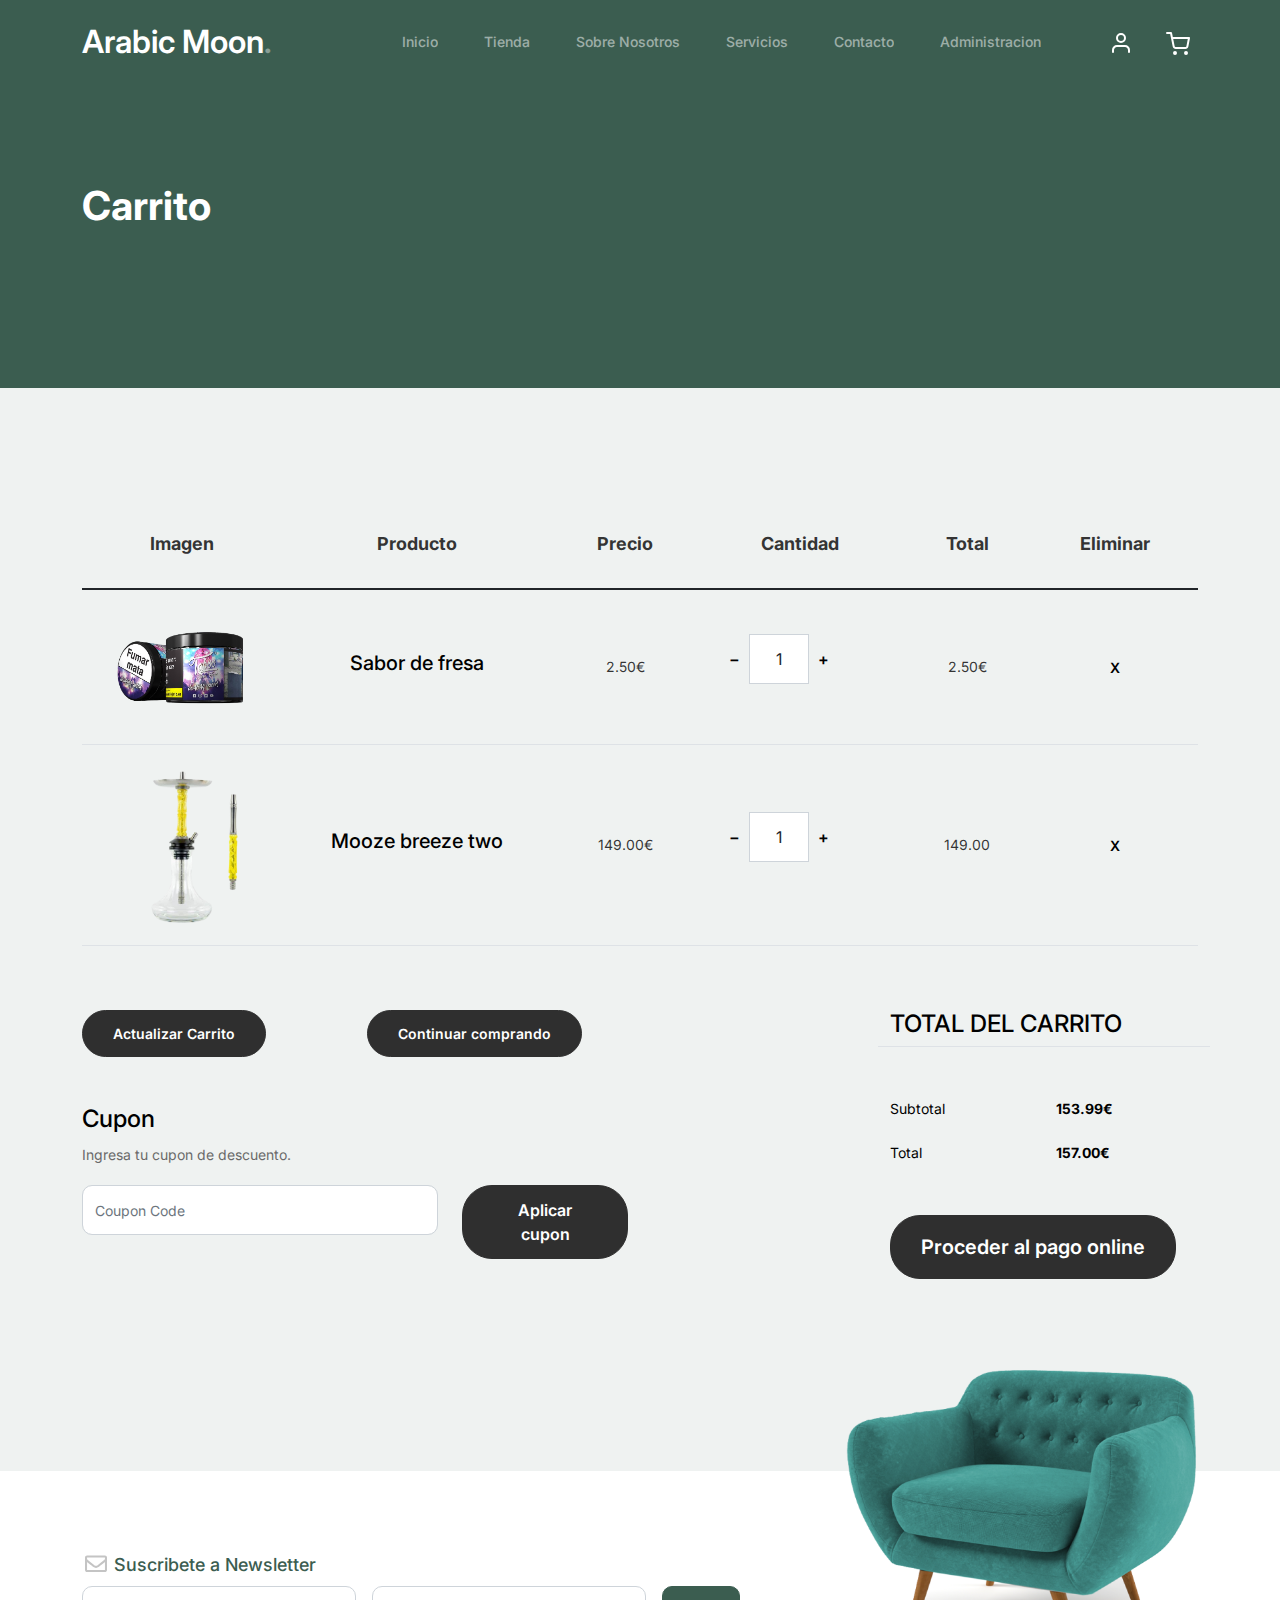
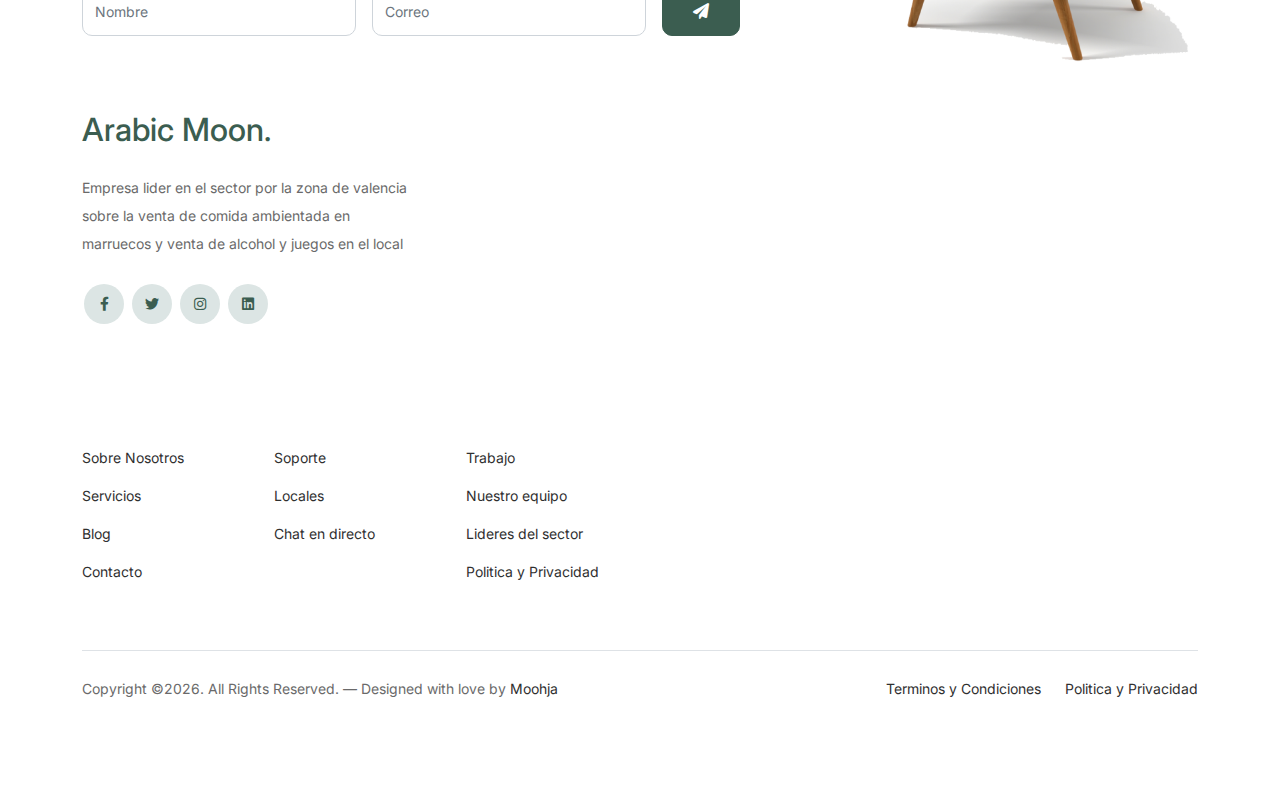
<file: cart.html>
<!-- /*
* Bootstrap 5
* Template Name: Furni
* Template Author: Untree.co
* Template URI: https://untree.co/
* License: https://creativecommons.org/licenses/by/3.0/
*/ -->
<!doctype html>
<html lang="en">
<head>
  <meta charset="utf-8">
  <meta name="viewport" content="width=device-width, initial-scale=1, shrink-to-fit=no">
  <meta name="author" content="Untree.co">
  <link rel="shortcut icon" href="favicon.png">

  <meta name="description" content="" />
  <meta name="keywords" content="bootstrap, bootstrap4" />

		<!-- Bootstrap CSS -->
		<link href="css/bootstrap.min.css" rel="stylesheet">
		<link href="https://cdnjs.cloudflare.com/ajax/libs/font-awesome/6.0.0-beta3/css/all.min.css" rel="stylesheet">
		<link href="css/tiny-slider.css" rel="stylesheet">
		<link href="css/style.css" rel="stylesheet">
		<title>Arabic Moon </title>
	</head>

	<body>

		<!-- Start Header/Navigation -->
		<nav class="custom-navbar navbar navbar navbar-expand-md navbar-dark bg-dark" arial-label="Furni navigation bar">

			<div class="container">
				<a class="navbar-brand" href="index.html">Arabic Moon<span>.</span></a>

				<button class="navbar-toggler" type="button" data-bs-toggle="collapse" data-bs-target="#navbarsFurni" aria-controls="navbarsFurni" aria-expanded="false" aria-label="Toggle navigation">
					<span class="navbar-toggler-icon"></span>
				</button>

				<div class="collapse navbar-collapse" id="navbarsFurni">
					<ul class="custom-navbar-nav navbar-nav ms-auto mb-2 mb-md-0">
                        <li><a class="nav-link" href="index.html">Inicio</a></li>
						<li><a class="nav-link" href="shop.html">Tienda</a></li>
						<li><a class="nav-link" href="about.html">Sobre Nosotros</a></li>
						<li><a class="nav-link" href="services.html">Servicios</a></li>
						<li><a class="nav-link" href="contact.html">Contacto</a></li>
						<li><a class="nav-link" href="login.html">Administracion</a></li>
					</ul>

					<ul class="custom-navbar-cta navbar-nav mb-2 mb-md-0 ms-5">
						<li><a class="nav-link" href="#"><img src="images/user.svg"></a></li>
						<li><a class="nav-link" href="cart.html"><img src="images/cart.svg"></a></li>
					</ul>
				</div>
			</div>
				
		</nav>
		<!-- End Header/Navigation -->

		<!-- Start Hero Section -->
			<div class="hero">
				<div class="container">
					<div class="row justify-content-between">
						<div class="col-lg-5">
							<div class="intro-excerpt">
								<h1>Carrito</h1>
							</div>
						</div>
						<div class="col-lg-7">
							
						</div>
					</div>
				</div>
			</div>
		<!-- End Hero Section -->

		

		<div class="untree_co-section before-footer-section">
            <div class="container">
              <div class="row mb-5">
                <form class="col-md-12" method="post">
                  <div class="site-blocks-table">
                    <table class="table">
                      <thead>
                        <tr>
                          <th class="product-thumbnail">Imagen</th>
                          <th class="product-name">Producto</th>
                          <th class="product-price">Precio</th>
                          <th class="product-quantity">Cantidad</th>
                          <th class="product-total">Total</th>
                          <th class="product-remove">Eliminar</th>
                        </tr>
                      </thead>
                      <tbody>
                        <tr>
                          <td class="product-thumbnail">
                            <img src="images/fresa.png" alt="Image" class="img-fluid">
                          </td>
                          <td class="product-name">
                            <h2 class="h5 text-black">Sabor de fresa</h2>
                          </td>
                          <td>2.50€</td>
                          <td>
                            <div class="input-group mb-3 d-flex align-items-center quantity-container" style="max-width: 120px;">
                              <div class="input-group-prepend">
                                <button class="btn btn-outline-black decrease" type="button">&minus;</button>
                              </div>
                              <input type="text" class="form-control text-center quantity-amount" value="1" placeholder="" aria-label="Example text with button addon" aria-describedby="button-addon1">
                              <div class="input-group-append">
                                <button class="btn btn-outline-black increase" type="button">&plus;</button>
                              </div>
                            </div>
        
                          </td>
                          <td>2.50€</td>
                          <td><a href="#" class="btn btn-black btn-sm">X</a></td>
                        </tr>
        
                        <tr>
                          <td class="product-thumbnail">
                            <img src="images/moze.png" alt="Image" class="img-fluid">
                          </td>
                          <td class="product-name">
                            <h2 class="h5 text-black">Mooze breeze two</h2>
                          </td>
                          <td>149.00€</td>
                          <td>
                            <div class="input-group mb-3 d-flex align-items-center quantity-container" style="max-width: 120px;">
                              <div class="input-group-prepend">
                                <button class="btn btn-outline-black decrease" type="button">&minus;</button>
                              </div>
                              <input type="text" class="form-control text-center quantity-amount" value="1" placeholder="" aria-label="Example text with button addon" aria-describedby="button-addon1">
                              <div class="input-group-append">
                                <button class="btn btn-outline-black increase" type="button">&plus;</button>
                              </div>
                            </div>
        
                          </td>
                          <td>149.00</td>
                          <td><a href="#" class="btn btn-black btn-sm">X</a></td>
                        </tr>
                      </tbody>
                    </table>
                  </div>
                </form>
              </div>
        
              <div class="row">
                <div class="col-md-6">
                  <div class="row mb-5">
                    <div class="col-md-6 mb-3 mb-md-0">
                      <button class="btn btn-black btn-sm btn-block">Actualizar Carrito</button>
                    </div>
                    <div class="col-md-6">
                      <button class="btn btn-outline-black btn-sm btn-block">Continuar comprando</button>
                    </div>
                  </div>
                  <div class="row">
                    <div class="col-md-12">
                      <label class="text-black h4" for="coupon">Cupon</label>
                      <p>Ingresa tu cupon de descuento.</p>
                    </div>
                    <div class="col-md-8 mb-3 mb-md-0">
                      <input type="text" class="form-control py-3" id="coupon" placeholder="Coupon Code">
                    </div>
                    <div class="col-md-4">
                      <button class="btn btn-black">Aplicar cupon</button>
                    </div>
                  </div>
                </div>
                <div class="col-md-6 pl-5">
                  <div class="row justify-content-end">
                    <div class="col-md-7">
                      <div class="row">
                        <div class="col-md-12 text-right border-bottom mb-5">
                          <h3 class="text-black h4 text-uppercase">Total del carrito</h3>
                        </div>
                      </div>
                      <div class="row mb-3">
                        <div class="col-md-6">
                          <span class="text-black">Subtotal</span>
                        </div>
                        <div class="col-md-6 text-right">
                          <strong class="text-black">153.99€</strong>
                        </div>
                      </div>
                      <div class="row mb-5">
                        <div class="col-md-6">
                          <span class="text-black">Total</span>
                        </div>
                        <div class="col-md-6 text-right">
                          <strong class="text-black">157.00€</strong>
                        </div>
                      </div>
        
                      <div class="row">
                        <div class="col-md-12">
                          <button class="btn btn-black btn-lg py-3 btn-block" onclick="window.location='checkout.html'">Proceder al pago online</button>
                        </div>
                      </div>
                    </div>
                  </div>
                </div>
              </div>
            </div>
          </div>
		

		<!-- Start Footer Section -->
		<footer class="footer-section">
			<div class="container relative">

				<div class="sofa-img">
					<img src="images/sofa.png" alt="Image" class="img-fluid">
				</div>

				<div class="row">
					<div class="col-lg-8">
						<div class="subscription-form">
							<h3 class="d-flex align-items-center"><span class="me-1"><img src="images/envelope-outline.svg" alt="Image" class="img-fluid"></span><span>Suscribete a  Newsletter</span></h3>

							<form action="#" class="row g-3">
								<div class="col-auto">
									<input type="text" class="form-control" placeholder="Nombre">
								</div>
								<div class="col-auto">
									<input type="email" class="form-control" placeholder="Correo">
								</div>
								<div class="col-auto">
									<button class="btn btn-primary">
										<span class="fa fa-paper-plane"></span>
									</button>
								</div>
							</form>

						</div>
					</div>
				</div>

				<div class="row g-5 mb-5">
					<div class="col-lg-4">
						<div class="mb-4 footer-logo-wrap"><a href="#" class="footer-logo">Arabic Moon<span>.</span></a></div>
						<p class="mb-4">Empresa lider en el sector por la zona de valencia sobre la venta de comida ambientada en marruecos y venta de alcohol y juegos en el local</p>

						<ul class="list-unstyled custom-social">
							<li><a href="#"><span class="fa fa-brands fa-facebook-f"></span></a></li>
							<li><a href="#"><span class="fa fa-brands fa-twitter"></span></a></li>
							<li><a href="#"><span class="fa fa-brands fa-instagram"></span></a></li>
							<li><a href="#"><span class="fa fa-brands fa-linkedin"></span></a></li>
						</ul>
					</div>

					<div class final>
					<div class="col-lg-8">
						<div class="row links-wrap">
							<div class="col-6 col-sm-6 col-md-3">
								<ul class="list-unstyled">
									<li><a href="#">Sobre Nosotros</a></li>
									<li><a href="#">Servicios</a></li>
									<li><a href="#">Blog</a></li>
									<li><a href="#">Contacto</a></li>
								</ul>
							</div>

							<div class="col-6 col-sm-6 col-md-3">
								<ul class="list-unstyled">
									<li><a href="#">Soporte</a></li>
									<li><a href="#">Locales</a></li>
									<li><a href="#">Chat en directo</a></li>
								</ul>
							</div>

							<div class="col-6 col-sm-6 col-md-3">
								<ul class="list-unstyled">
									<li><a href="#">Trabajo</a></li>
									<li><a href="#">Nuestro equipo</a></li>
									<li><a href="#">Lideres del sector</a></li>
									<li><a href="#">Politica y Privacidad</a></li>
								</ul>
							</div>
						</div>
					</div>

				</div>
				</div>

				<div class="border-top copyright">
					<div class="row pt-4">
						<div class="col-lg-6">
							<p class="mb-2 text-center text-lg-start">Copyright &copy;<script>document.write(new Date().getFullYear());</script>. All Rights Reserved. &mdash; Designed with love by <a href="https://untree.co">Moohja</a>   <!-- License information: https://untree.co/license/ -->
            </p>
						</div>

						<div class="col-lg-6 text-center text-lg-end">
							<ul class="list-unstyled d-inline-flex ms-auto">
								<li class="me-4"><a href="#">Terminos y  Condiciones</a></li>
								<li><a href="#">Politica y Privacidad</a></li>
							</ul>
						</div>

					</div>
				</div>

			</div>
		</footer>
		<!-- End Footer Section -->	


		<script src="js/bootstrap.bundle.min.js"></script>
		<script src="js/tiny-slider.js"></script>
		<script src="js/custom.js"></script>
	</body>

</html>
</file>
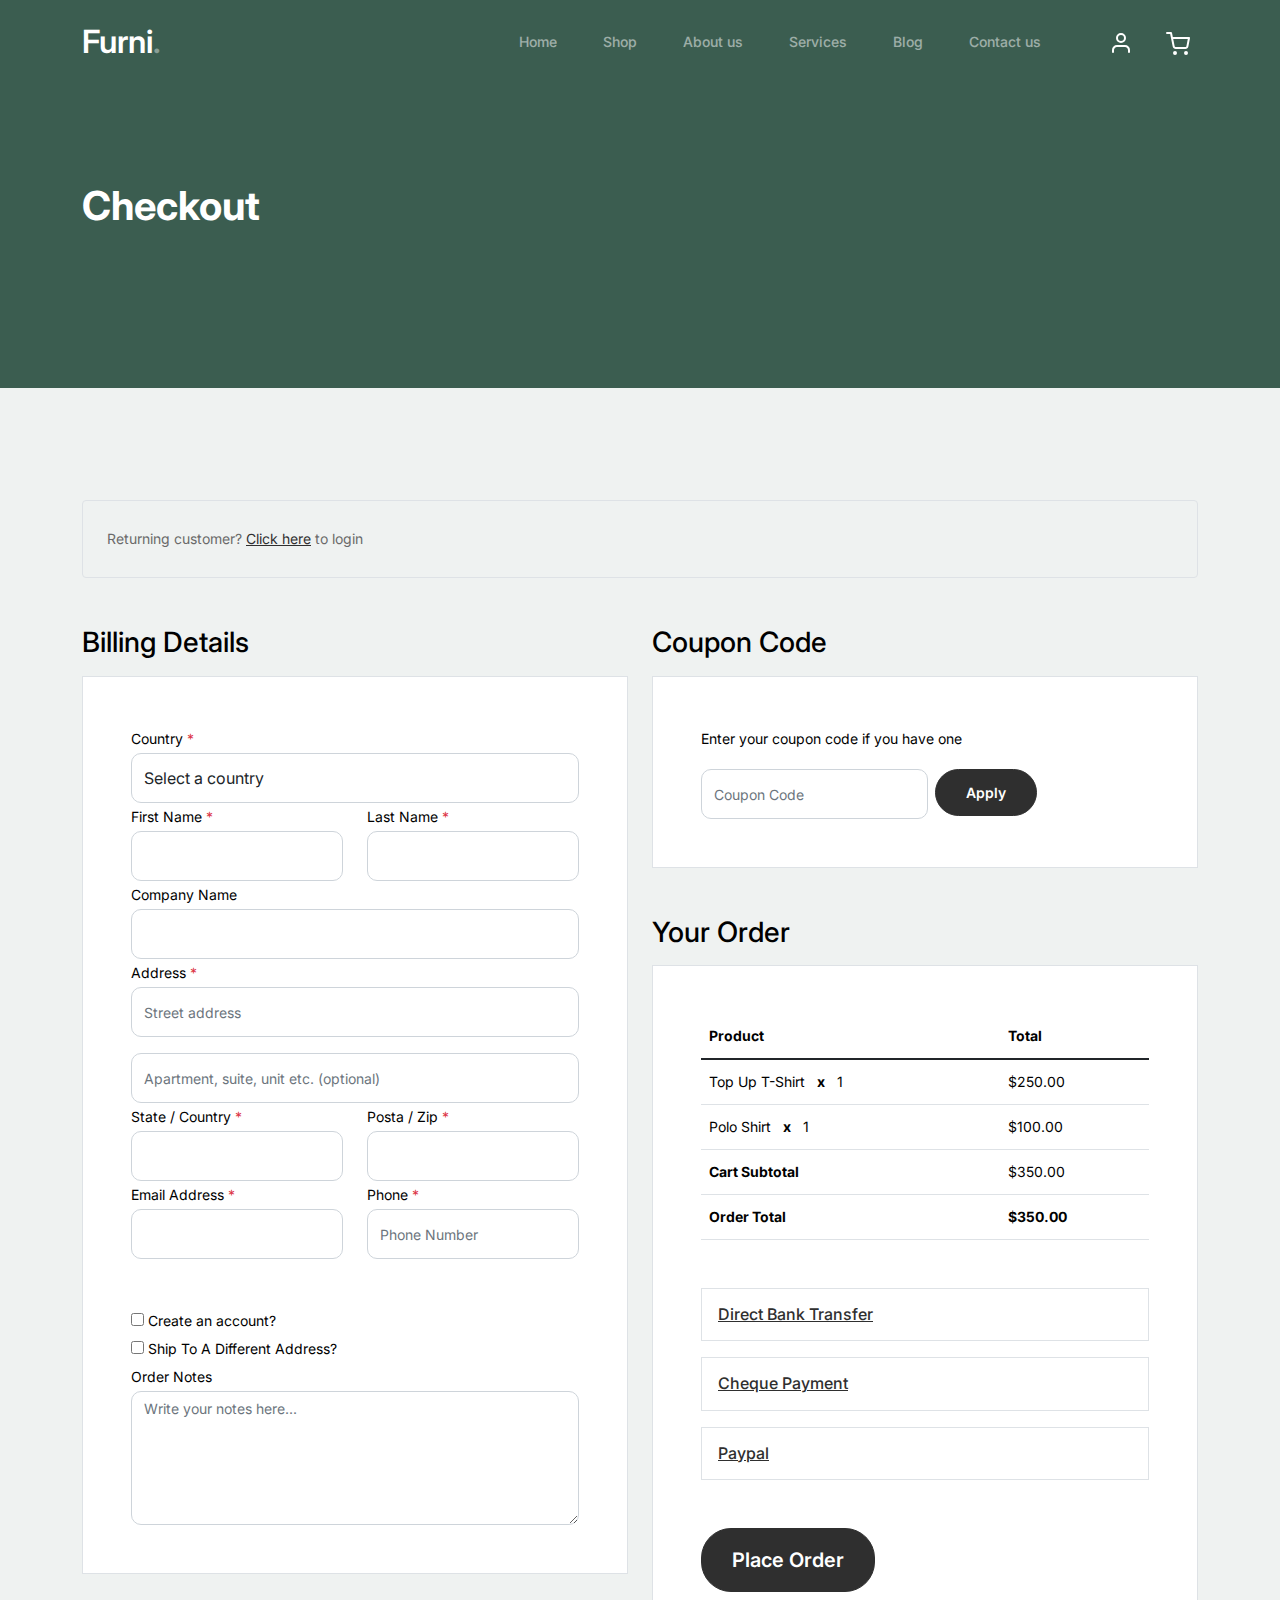
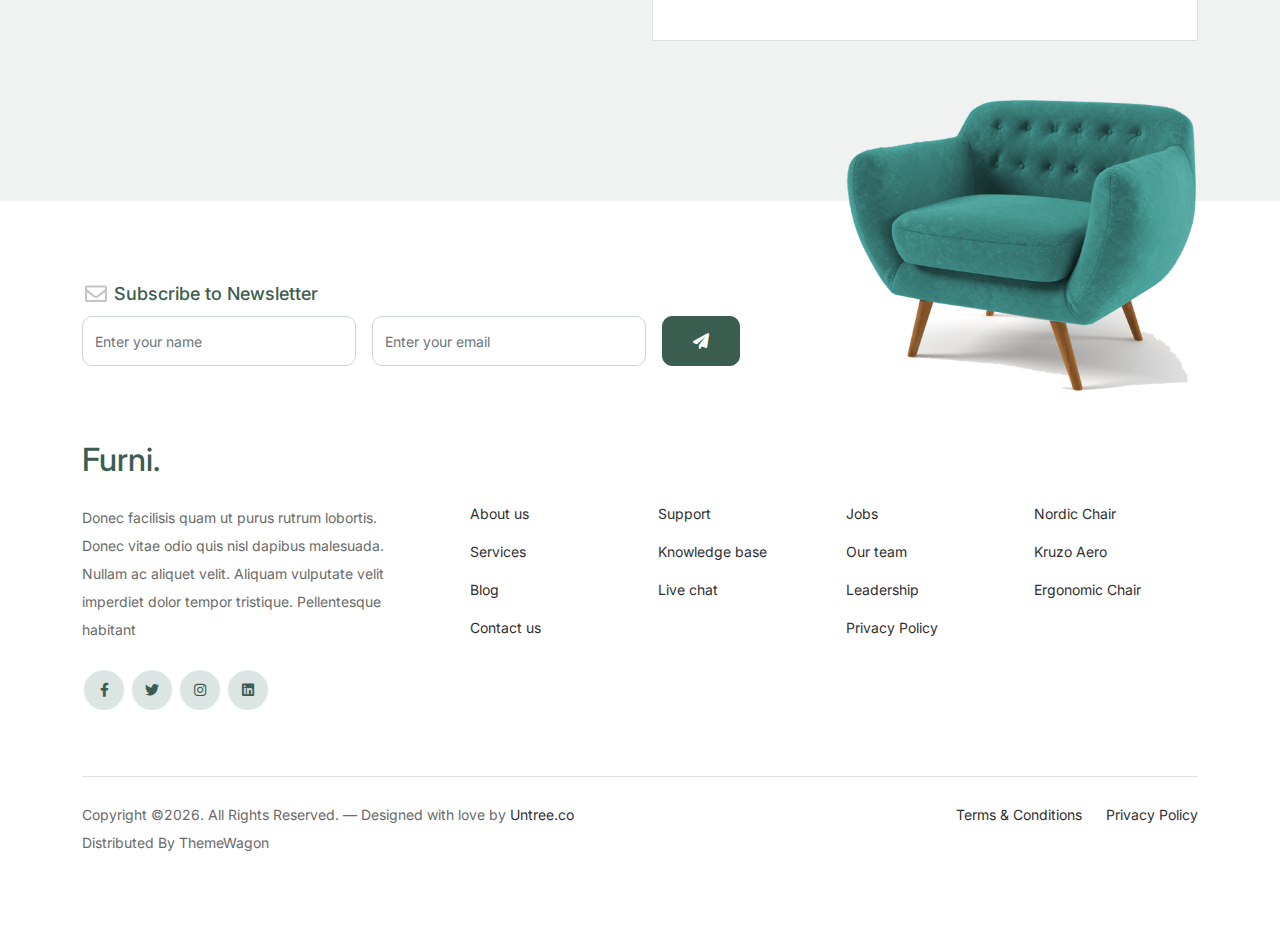
<file: checkout.html>
<!-- /*
* Bootstrap 5
* Template Name: Furni
* Template Author: Untree.co
* Template URI: https://untree.co/
* License: https://creativecommons.org/licenses/by/3.0/
*/ -->
<!doctype html>
<html lang="en">
<head>
  <meta charset="utf-8">
  <meta name="viewport" content="width=device-width, initial-scale=1, shrink-to-fit=no">
  <meta name="author" content="Untree.co">
  <link rel="shortcut icon" href="favicon.png">

  <meta name="description" content="" />
  <meta name="keywords" content="bootstrap, bootstrap4" />

		<!-- Bootstrap CSS -->
		<link href="css/bootstrap.min.css" rel="stylesheet">
		<link href="https://cdnjs.cloudflare.com/ajax/libs/font-awesome/6.0.0-beta3/css/all.min.css" rel="stylesheet">
		<link href="css/tiny-slider.css" rel="stylesheet">
		<link href="css/style.css" rel="stylesheet">
		<title>Furni Free Bootstrap 5 Template for Furniture and Interior Design Websites by Untree.co </title>
	</head>

	<body>

		<!-- Start Header/Navigation -->
		<nav class="custom-navbar navbar navbar navbar-expand-md navbar-dark bg-dark" arial-label="Furni navigation bar">

			<div class="container">
				<a class="navbar-brand" href="index.html">Furni<span>.</span></a>

				<button class="navbar-toggler" type="button" data-bs-toggle="collapse" data-bs-target="#navbarsFurni" aria-controls="navbarsFurni" aria-expanded="false" aria-label="Toggle navigation">
					<span class="navbar-toggler-icon"></span>
				</button>

				<div class="collapse navbar-collapse" id="navbarsFurni">
					<ul class="custom-navbar-nav navbar-nav ms-auto mb-2 mb-md-0">
						<li class="nav-item ">
							<a class="nav-link" href="index.html">Home</a>
						</li>
						<li><a class="nav-link" href="shop.html">Shop</a></li>
						<li><a class="nav-link" href="about.html">About us</a></li>
						<li><a class="nav-link" href="services.html">Services</a></li>
						<li><a class="nav-link" href="blog.html">Blog</a></li>
						<li><a class="nav-link" href="contact.html">Contact us</a></li>
					</ul>

					<ul class="custom-navbar-cta navbar-nav mb-2 mb-md-0 ms-5">
						<li><a class="nav-link" href="#"><img src="images/user.svg"></a></li>
						<li><a class="nav-link" href="cart.html"><img src="images/cart.svg"></a></li>
					</ul>
				</div>
			</div>
				
		</nav>
		<!-- End Header/Navigation -->

		<!-- Start Hero Section -->
			<div class="hero">
				<div class="container">
					<div class="row justify-content-between">
						<div class="col-lg-5">
							<div class="intro-excerpt">
								<h1>Checkout</h1>
							</div>
						</div>
						<div class="col-lg-7">
							
						</div>
					</div>
				</div>
			</div>
		<!-- End Hero Section -->

		<div class="untree_co-section">
		    <div class="container">
		      <div class="row mb-5">
		        <div class="col-md-12">
		          <div class="border p-4 rounded" role="alert">
		            Returning customer? <a href="#">Click here</a> to login
		          </div>
		        </div>
		      </div>
		      <div class="row">
		        <div class="col-md-6 mb-5 mb-md-0">
		          <h2 class="h3 mb-3 text-black">Billing Details</h2>
		          <div class="p-3 p-lg-5 border bg-white">
		            <div class="form-group">
		              <label for="c_country" class="text-black">Country <span class="text-danger">*</span></label>
		              <select id="c_country" class="form-control">
		                <option value="1">Select a country</option>    
		                <option value="2">bangladesh</option>    
		                <option value="3">Algeria</option>    
		                <option value="4">Afghanistan</option>    
		                <option value="5">Ghana</option>    
		                <option value="6">Albania</option>    
		                <option value="7">Bahrain</option>    
		                <option value="8">Colombia</option>    
		                <option value="9">Dominican Republic</option>    
		              </select>
		            </div>
		            <div class="form-group row">
		              <div class="col-md-6">
		                <label for="c_fname" class="text-black">First Name <span class="text-danger">*</span></label>
		                <input type="text" class="form-control" id="c_fname" name="c_fname">
		              </div>
		              <div class="col-md-6">
		                <label for="c_lname" class="text-black">Last Name <span class="text-danger">*</span></label>
		                <input type="text" class="form-control" id="c_lname" name="c_lname">
		              </div>
		            </div>

		            <div class="form-group row">
		              <div class="col-md-12">
		                <label for="c_companyname" class="text-black">Company Name </label>
		                <input type="text" class="form-control" id="c_companyname" name="c_companyname">
		              </div>
		            </div>

		            <div class="form-group row">
		              <div class="col-md-12">
		                <label for="c_address" class="text-black">Address <span class="text-danger">*</span></label>
		                <input type="text" class="form-control" id="c_address" name="c_address" placeholder="Street address">
		              </div>
		            </div>

		            <div class="form-group mt-3">
		              <input type="text" class="form-control" placeholder="Apartment, suite, unit etc. (optional)">
		            </div>

		            <div class="form-group row">
		              <div class="col-md-6">
		                <label for="c_state_country" class="text-black">State / Country <span class="text-danger">*</span></label>
		                <input type="text" class="form-control" id="c_state_country" name="c_state_country">
		              </div>
		              <div class="col-md-6">
		                <label for="c_postal_zip" class="text-black">Posta / Zip <span class="text-danger">*</span></label>
		                <input type="text" class="form-control" id="c_postal_zip" name="c_postal_zip">
		              </div>
		            </div>

		            <div class="form-group row mb-5">
		              <div class="col-md-6">
		                <label for="c_email_address" class="text-black">Email Address <span class="text-danger">*</span></label>
		                <input type="text" class="form-control" id="c_email_address" name="c_email_address">
		              </div>
		              <div class="col-md-6">
		                <label for="c_phone" class="text-black">Phone <span class="text-danger">*</span></label>
		                <input type="text" class="form-control" id="c_phone" name="c_phone" placeholder="Phone Number">
		              </div>
		            </div>

		            <div class="form-group">
		              <label for="c_create_account" class="text-black" data-bs-toggle="collapse" href="#create_an_account" role="button" aria-expanded="false" aria-controls="create_an_account"><input type="checkbox" value="1" id="c_create_account"> Create an account?</label>
		              <div class="collapse" id="create_an_account">
		                <div class="py-2 mb-4">
		                  <p class="mb-3">Create an account by entering the information below. If you are a returning customer please login at the top of the page.</p>
		                  <div class="form-group">
		                    <label for="c_account_password" class="text-black">Account Password</label>
		                    <input type="email" class="form-control" id="c_account_password" name="c_account_password" placeholder="">
		                  </div>
		                </div>
		              </div>
		            </div>


		            <div class="form-group">
		              <label for="c_ship_different_address" class="text-black" data-bs-toggle="collapse" href="#ship_different_address" role="button" aria-expanded="false" aria-controls="ship_different_address"><input type="checkbox" value="1" id="c_ship_different_address"> Ship To A Different Address?</label>
		              <div class="collapse" id="ship_different_address">
		                <div class="py-2">

		                  <div class="form-group">
		                    <label for="c_diff_country" class="text-black">Country <span class="text-danger">*</span></label>
		                    <select id="c_diff_country" class="form-control">
		                      <option value="1">Select a country</option>    
		                      <option value="2">bangladesh</option>    
		                      <option value="3">Algeria</option>    
		                      <option value="4">Afghanistan</option>    
		                      <option value="5">Ghana</option>    
		                      <option value="6">Albania</option>    
		                      <option value="7">Bahrain</option>    
		                      <option value="8">Colombia</option>    
		                      <option value="9">Dominican Republic</option>    
		                    </select>
		                  </div>


		                  <div class="form-group row">
		                    <div class="col-md-6">
		                      <label for="c_diff_fname" class="text-black">First Name <span class="text-danger">*</span></label>
		                      <input type="text" class="form-control" id="c_diff_fname" name="c_diff_fname">
		                    </div>
		                    <div class="col-md-6">
		                      <label for="c_diff_lname" class="text-black">Last Name <span class="text-danger">*</span></label>
		                      <input type="text" class="form-control" id="c_diff_lname" name="c_diff_lname">
		                    </div>
		                  </div>

		                  <div class="form-group row">
		                    <div class="col-md-12">
		                      <label for="c_diff_companyname" class="text-black">Company Name </label>
		                      <input type="text" class="form-control" id="c_diff_companyname" name="c_diff_companyname">
		                    </div>
		                  </div>

		                  <div class="form-group row  mb-3">
		                    <div class="col-md-12">
		                      <label for="c_diff_address" class="text-black">Address <span class="text-danger">*</span></label>
		                      <input type="text" class="form-control" id="c_diff_address" name="c_diff_address" placeholder="Street address">
		                    </div>
		                  </div>

		                  <div class="form-group">
		                    <input type="text" class="form-control" placeholder="Apartment, suite, unit etc. (optional)">
		                  </div>

		                  <div class="form-group row">
		                    <div class="col-md-6">
		                      <label for="c_diff_state_country" class="text-black">State / Country <span class="text-danger">*</span></label>
		                      <input type="text" class="form-control" id="c_diff_state_country" name="c_diff_state_country">
		                    </div>
		                    <div class="col-md-6">
		                      <label for="c_diff_postal_zip" class="text-black">Posta / Zip <span class="text-danger">*</span></label>
		                      <input type="text" class="form-control" id="c_diff_postal_zip" name="c_diff_postal_zip">
		                    </div>
		                  </div>

		                  <div class="form-group row mb-5">
		                    <div class="col-md-6">
		                      <label for="c_diff_email_address" class="text-black">Email Address <span class="text-danger">*</span></label>
		                      <input type="text" class="form-control" id="c_diff_email_address" name="c_diff_email_address">
		                    </div>
		                    <div class="col-md-6">
		                      <label for="c_diff_phone" class="text-black">Phone <span class="text-danger">*</span></label>
		                      <input type="text" class="form-control" id="c_diff_phone" name="c_diff_phone" placeholder="Phone Number">
		                    </div>
		                  </div>

		                </div>

		              </div>
		            </div>

		            <div class="form-group">
		              <label for="c_order_notes" class="text-black">Order Notes</label>
		              <textarea name="c_order_notes" id="c_order_notes" cols="30" rows="5" class="form-control" placeholder="Write your notes here..."></textarea>
		            </div>

		          </div>
		        </div>
		        <div class="col-md-6">

		          <div class="row mb-5">
		            <div class="col-md-12">
		              <h2 class="h3 mb-3 text-black">Coupon Code</h2>
		              <div class="p-3 p-lg-5 border bg-white">

		                <label for="c_code" class="text-black mb-3">Enter your coupon code if you have one</label>
		                <div class="input-group w-75 couponcode-wrap">
		                  <input type="text" class="form-control me-2" id="c_code" placeholder="Coupon Code" aria-label="Coupon Code" aria-describedby="button-addon2">
		                  <div class="input-group-append">
		                    <button class="btn btn-black btn-sm" type="button" id="button-addon2">Apply</button>
		                  </div>
		                </div>

		              </div>
		            </div>
		          </div>

		          <div class="row mb-5">
		            <div class="col-md-12">
		              <h2 class="h3 mb-3 text-black">Your Order</h2>
		              <div class="p-3 p-lg-5 border bg-white">
		                <table class="table site-block-order-table mb-5">
		                  <thead>
		                    <th>Product</th>
		                    <th>Total</th>
		                  </thead>
		                  <tbody>
		                    <tr>
		                      <td>Top Up T-Shirt <strong class="mx-2">x</strong> 1</td>
		                      <td>$250.00</td>
		                    </tr>
		                    <tr>
		                      <td>Polo Shirt <strong class="mx-2">x</strong>   1</td>
		                      <td>$100.00</td>
		                    </tr>
		                    <tr>
		                      <td class="text-black font-weight-bold"><strong>Cart Subtotal</strong></td>
		                      <td class="text-black">$350.00</td>
		                    </tr>
		                    <tr>
		                      <td class="text-black font-weight-bold"><strong>Order Total</strong></td>
		                      <td class="text-black font-weight-bold"><strong>$350.00</strong></td>
		                    </tr>
		                  </tbody>
		                </table>

		                <div class="border p-3 mb-3">
		                  <h3 class="h6 mb-0"><a class="d-block" data-bs-toggle="collapse" href="#collapsebank" role="button" aria-expanded="false" aria-controls="collapsebank">Direct Bank Transfer</a></h3>

		                  <div class="collapse" id="collapsebank">
		                    <div class="py-2">
		                      <p class="mb-0">Make your payment directly into our bank account. Please use your Order ID as the payment reference. Your order won’t be shipped until the funds have cleared in our account.</p>
		                    </div>
		                  </div>
		                </div>

		                <div class="border p-3 mb-3">
		                  <h3 class="h6 mb-0"><a class="d-block" data-bs-toggle="collapse" href="#collapsecheque" role="button" aria-expanded="false" aria-controls="collapsecheque">Cheque Payment</a></h3>

		                  <div class="collapse" id="collapsecheque">
		                    <div class="py-2">
		                      <p class="mb-0">Make your payment directly into our bank account. Please use your Order ID as the payment reference. Your order won’t be shipped until the funds have cleared in our account.</p>
		                    </div>
		                  </div>
		                </div>

		                <div class="border p-3 mb-5">
		                  <h3 class="h6 mb-0"><a class="d-block" data-bs-toggle="collapse" href="#collapsepaypal" role="button" aria-expanded="false" aria-controls="collapsepaypal">Paypal</a></h3>

		                  <div class="collapse" id="collapsepaypal">
		                    <div class="py-2">
		                      <p class="mb-0">Make your payment directly into our bank account. Please use your Order ID as the payment reference. Your order won’t be shipped until the funds have cleared in our account.</p>
		                    </div>
		                  </div>
		                </div>

		                <div class="form-group">
		                  <button class="btn btn-black btn-lg py-3 btn-block" onclick="window.location='thankyou.html'">Place Order</button>
		                </div>

		              </div>
		            </div>
		          </div>

		        </div>
		      </div>
		      <!-- </form> -->
		    </div>
		  </div>

		<!-- Start Footer Section -->
		<footer class="footer-section">
			<div class="container relative">

				<div class="sofa-img">
					<img src="images/sofa.png" alt="Image" class="img-fluid">
				</div>

				<div class="row">
					<div class="col-lg-8">
						<div class="subscription-form">
							<h3 class="d-flex align-items-center"><span class="me-1"><img src="images/envelope-outline.svg" alt="Image" class="img-fluid"></span><span>Subscribe to Newsletter</span></h3>

							<form action="#" class="row g-3">
								<div class="col-auto">
									<input type="text" class="form-control" placeholder="Enter your name">
								</div>
								<div class="col-auto">
									<input type="email" class="form-control" placeholder="Enter your email">
								</div>
								<div class="col-auto">
									<button class="btn btn-primary">
										<span class="fa fa-paper-plane"></span>
									</button>
								</div>
							</form>

						</div>
					</div>
				</div>

				<div class="row g-5 mb-5">
					<div class="col-lg-4">
						<div class="mb-4 footer-logo-wrap"><a href="#" class="footer-logo">Furni<span>.</span></a></div>
						<p class="mb-4">Donec facilisis quam ut purus rutrum lobortis. Donec vitae odio quis nisl dapibus malesuada. Nullam ac aliquet velit. Aliquam vulputate velit imperdiet dolor tempor tristique. Pellentesque habitant</p>

						<ul class="list-unstyled custom-social">
							<li><a href="#"><span class="fa fa-brands fa-facebook-f"></span></a></li>
							<li><a href="#"><span class="fa fa-brands fa-twitter"></span></a></li>
							<li><a href="#"><span class="fa fa-brands fa-instagram"></span></a></li>
							<li><a href="#"><span class="fa fa-brands fa-linkedin"></span></a></li>
						</ul>
					</div>

					<div class="col-lg-8">
						<div class="row links-wrap">
							<div class="col-6 col-sm-6 col-md-3">
								<ul class="list-unstyled">
									<li><a href="#">About us</a></li>
									<li><a href="#">Services</a></li>
									<li><a href="#">Blog</a></li>
									<li><a href="#">Contact us</a></li>
								</ul>
							</div>

							<div class="col-6 col-sm-6 col-md-3">
								<ul class="list-unstyled">
									<li><a href="#">Support</a></li>
									<li><a href="#">Knowledge base</a></li>
									<li><a href="#">Live chat</a></li>
								</ul>
							</div>

							<div class="col-6 col-sm-6 col-md-3">
								<ul class="list-unstyled">
									<li><a href="#">Jobs</a></li>
									<li><a href="#">Our team</a></li>
									<li><a href="#">Leadership</a></li>
									<li><a href="#">Privacy Policy</a></li>
								</ul>
							</div>

							<div class="col-6 col-sm-6 col-md-3">
								<ul class="list-unstyled">
									<li><a href="#">Nordic Chair</a></li>
									<li><a href="#">Kruzo Aero</a></li>
									<li><a href="#">Ergonomic Chair</a></li>
								</ul>
							</div>
						</div>
					</div>

				</div>

				<div class="border-top copyright">
					<div class="row pt-4">
						<div class="col-lg-6">
							<p class="mb-2 text-center text-lg-start">Copyright &copy;<script>document.write(new Date().getFullYear());</script>. All Rights Reserved. &mdash; Designed with love by <a href="https://untree.co">Untree.co</a> Distributed By <a hreff="https://themewagon.com">ThemeWagon</a>  <!-- License information: https://untree.co/license/ -->
            </p>
						</div>

						<div class="col-lg-6 text-center text-lg-end">
							<ul class="list-unstyled d-inline-flex ms-auto">
								<li class="me-4"><a href="#">Terms &amp; Conditions</a></li>
								<li><a href="#">Privacy Policy</a></li>
							</ul>
						</div>

					</div>
				</div>

			</div>
		</footer>
		<!-- End Footer Section -->	


		<script src="js/bootstrap.bundle.min.js"></script>
		<script src="js/tiny-slider.js"></script>
		<script src="js/custom.js"></script>
	</body>

</html>
</file>
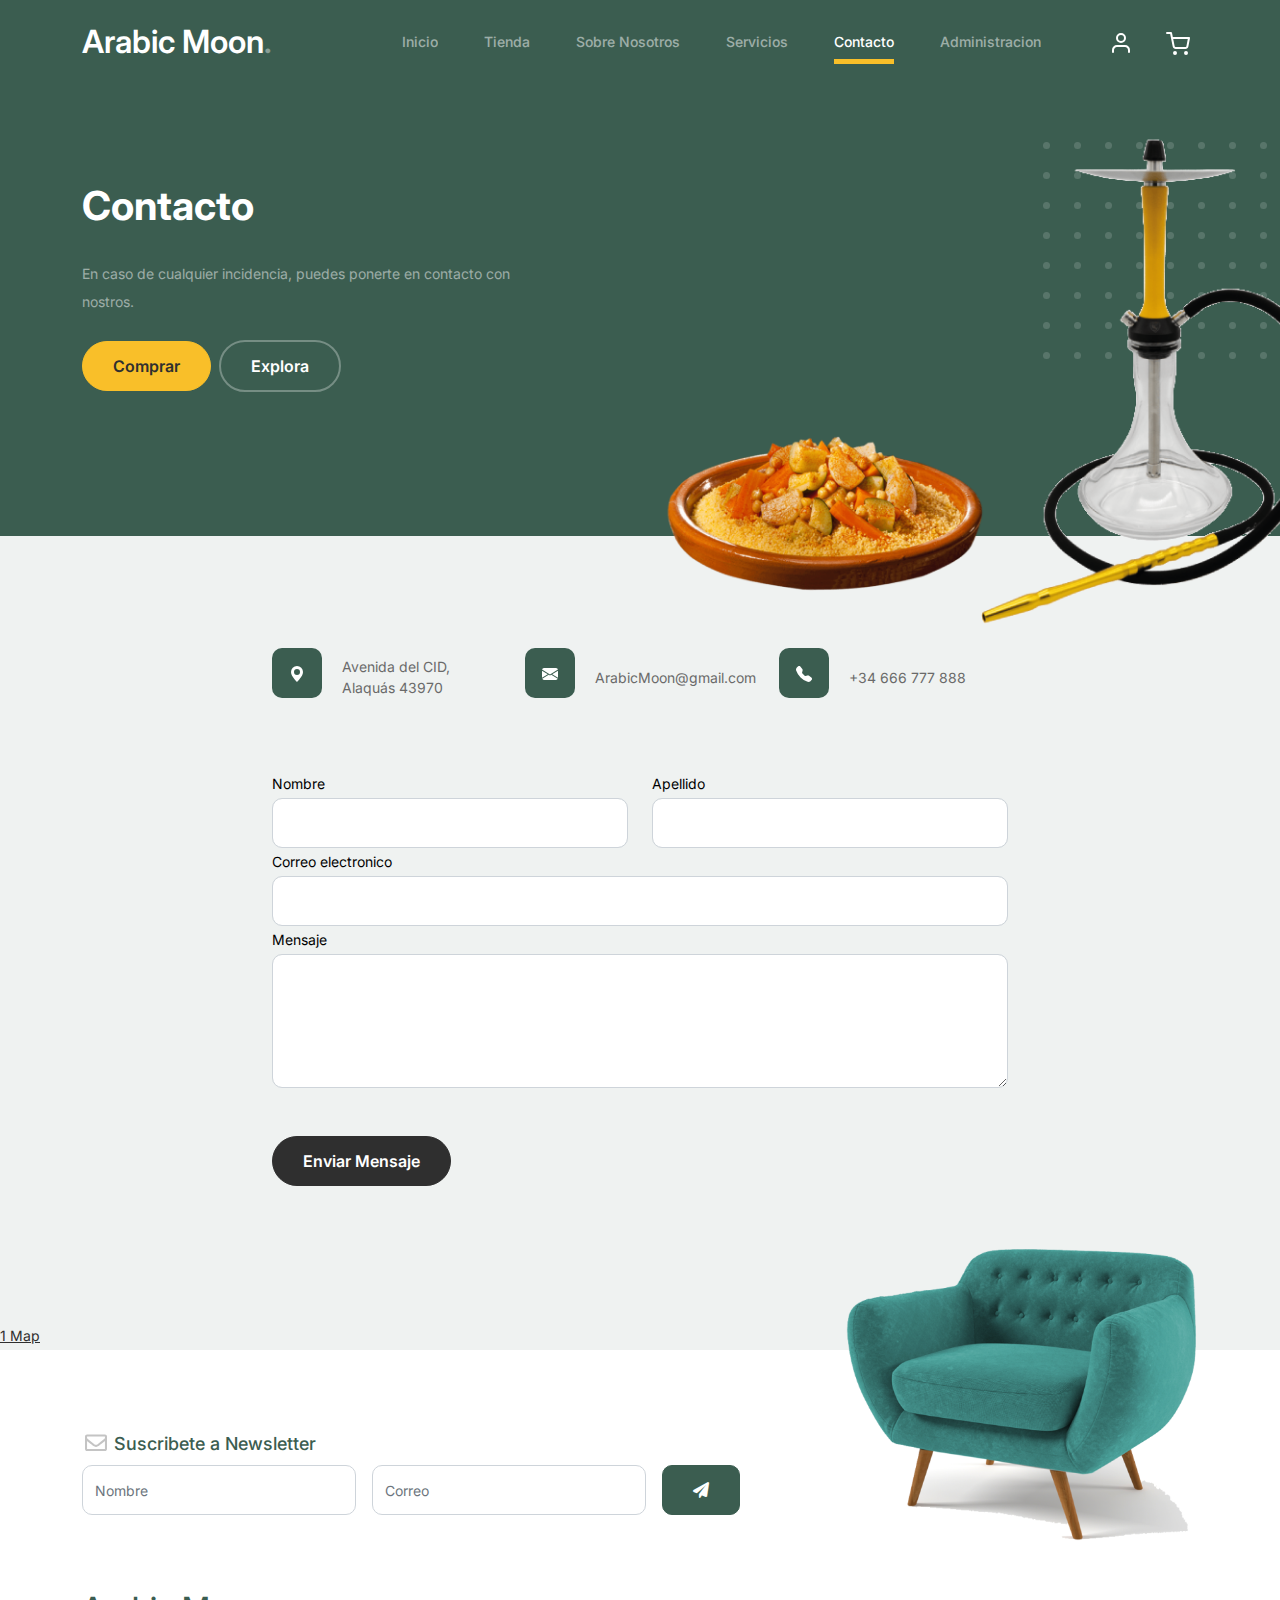
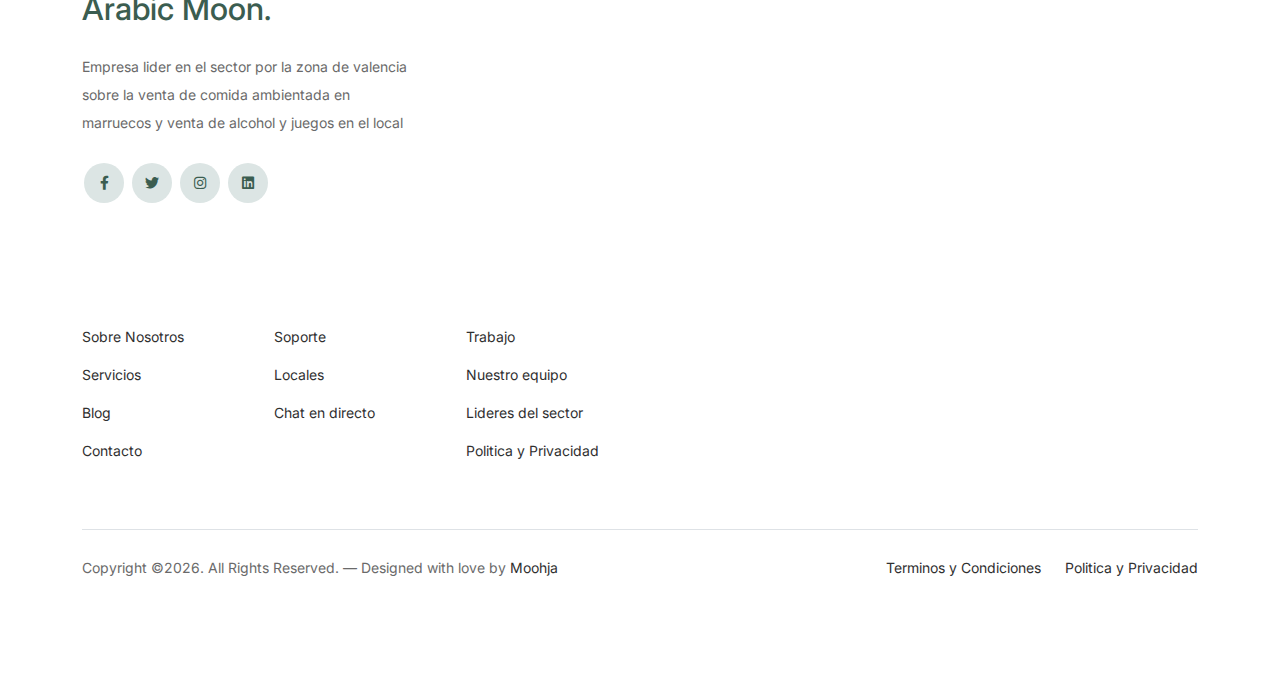
<file: contact.html>
<!-- /*
* Bootstrap 5
* Template Name: Furni
* Template Author: Untree.co
* Template URI: https://untree.co/
* License: https://creativecommons.org/licenses/by/3.0/
*/ -->
<!doctype html>
<html lang="en">
<head>
  <meta charset="utf-8">
  <meta name="viewport" content="width=device-width, initial-scale=1, shrink-to-fit=no">
  <meta name="author" content="Untree.co">
  <link rel="shortcut icon" href="favicon.png">

  <meta name="description" content="" />
  <meta name="keywords" content="bootstrap, bootstrap4" />

		<!-- Bootstrap CSS -->
		<link href="css/bootstrap.min.css" rel="stylesheet">
		<link href="https://cdnjs.cloudflare.com/ajax/libs/font-awesome/6.0.0-beta3/css/all.min.css" rel="stylesheet">
		<link href="css/tiny-slider.css" rel="stylesheet">
		<link href="css/style.css" rel="stylesheet">
		<title>Arabic Moon </title>
	</head>

	<body>

		<!-- Start Header/Navigation -->
		<nav class="custom-navbar navbar navbar navbar-expand-md navbar-dark bg-dark" arial-label="Furni navigation bar">

			<div class="container">
				<a class="navbar-brand" href="index.html">Arabic Moon<span>.</span></a>

				<button class="navbar-toggler" type="button" data-bs-toggle="collapse" data-bs-target="#navbarsFurni" aria-controls="navbarsFurni" aria-expanded="false" aria-label="Toggle navigation">
					<span class="navbar-toggler-icon"></span>
				</button>

				<div class="collapse navbar-collapse" id="navbarsFurni">
					<ul class="custom-navbar-nav navbar-nav ms-auto mb-2 mb-md-0">
						<li class="nav-item">
							<a class="nav-link" href="index.html">Inicio</a>
						</li>
						<li><a class="nav-link" href="shop.html">Tienda</a></li>
						<li><a class="nav-link" href="about.html">Sobre Nosotros</a></li>
						<li><a class="nav-link" href="services.html">Servicios</a></li>
						<li class="active"><a class="nav-link" href="contact.html">Contacto</a></li>
						<li><a class="nav-link" href="login.html">Administracion</a></li>
					</ul>

					<ul class="custom-navbar-cta navbar-nav mb-2 mb-md-0 ms-5">
						<li><a class="nav-link" href="#"><img src="images/user.svg"></a></li>
						<li><a class="nav-link" href="cart.html"><img src="images/cart.svg"></a></li>
					</ul>
				</div>
			</div>
				
		</nav>
		<!-- End Header/Navigation -->

		<!-- Start Hero Section -->
			<div class="hero">
				<div class="container">
					<div class="row justify-content-between">
						<div class="col-lg-5">
							<div class="intro-excerpt">
								<h1>Contacto</h1>
								<p class="mb-4">En caso de cualquier incidencia, puedes ponerte en contacto con nostros.</p>
								<p><a href="shop.html" class="btn btn-secondary me-2">Comprar</a><a href="#" class="btn btn-white-outline">Explora</a></p>
							</div>
						</div>
						<div class="col-lg-7">
							<div class="hero-img-wrap">
								<img src="images/couch.png" class="img-fluid">
							</div>
						</div>
					</div>
				</div>
			</div>
		<!-- End Hero Section -->

		
		<!-- Start Contact Form -->
		<div class="untree_co-section">
      <div class="container">

        <div class="block">
          <div class="row justify-content-center">


            <div class="col-md-8 col-lg-8 pb-4">


              <div class="row mb-5">
                <div class="col-lg-4">
                  <div  class="service no-shadow align-items-center link horizontal d-flex active" data-aos="fade-left" data-aos-delay="0">
                    <div class="service-icon color-1 mb-4">
                      <svg xmlns="http://www.w3.org/2000/svg" width="16" height="16" fill="currentColor" class="bi bi-geo-alt-fill" viewBox="0 0 16 16">
                        <path d="M8 16s6-5.686 6-10A6 6 0 0 0 2 6c0 4.314 6 10 6 10zm0-7a3 3 0 1 1 0-6 3 3 0 0 1 0 6z"/>
                      </svg>
                    </div> <!-- /.icon -->
                    <div class="service-contents">
                      <p>Avenida del CID, Alaquás 43970</p>
                    </div> <!-- /.service-contents-->
                  </div> <!-- /.service -->
                </div>

                <div class="col-lg-4">
                  <div  class="service no-shadow align-items-center link horizontal d-flex active" data-aos="fade-left" data-aos-delay="0">
                    <div class="service-icon color-1 mb-4">
                      <svg xmlns="http://www.w3.org/2000/svg" width="16" height="16" fill="currentColor" class="bi bi-envelope-fill" viewBox="0 0 16 16">
                        <path d="M.05 3.555A2 2 0 0 1 2 2h12a2 2 0 0 1 1.95 1.555L8 8.414.05 3.555zM0 4.697v7.104l5.803-3.558L0 4.697zM6.761 8.83l-6.57 4.027A2 2 0 0 0 2 14h12a2 2 0 0 0 1.808-1.144l-6.57-4.027L8 9.586l-1.239-.757zm3.436-.586L16 11.801V4.697l-5.803 3.546z"/>
                      </svg>
                    </div> <!-- /.icon -->
                    <div class="service-contents">
                      <p>ArabicMoon@gmail.com</p>
                    </div> <!-- /.service-contents-->
                  </div> <!-- /.service -->
                </div>

                <div class="col-lg-4">
                  <div  class="service no-shadow align-items-center link horizontal d-flex active" data-aos="fade-left" data-aos-delay="0">
                    <div class="service-icon color-1 mb-4">
                      <svg xmlns="http://www.w3.org/2000/svg" width="16" height="16" fill="currentColor" class="bi bi-telephone-fill" viewBox="0 0 16 16">
                        <path fill-rule="evenodd" d="M1.885.511a1.745 1.745 0 0 1 2.61.163L6.29 2.98c.329.423.445.974.315 1.494l-.547 2.19a.678.678 0 0 0 .178.643l2.457 2.457a.678.678 0 0 0 .644.178l2.189-.547a1.745 1.745 0 0 1 1.494.315l2.306 1.794c.829.645.905 1.87.163 2.611l-1.034 1.034c-.74.74-1.846 1.065-2.877.702a18.634 18.634 0 0 1-7.01-4.42 18.634 18.634 0 0 1-4.42-7.009c-.362-1.03-.037-2.137.703-2.877L1.885.511z"/>
                      </svg>
                    </div> <!-- /.icon -->
                    <div class="service-contents">
                      <p>+34 666 777 888</p>
                    </div> <!-- /.service-contents-->
                  </div> <!-- /.service -->
                </div>
              </div>

              <form>
                <div class="row">
                  <div class="col-6">
                    <div class="form-group">
                      <label class="text-black" for="fname">Nombre</label>
                      <input type="text" class="form-control" id="fname">
                    </div>
                  </div>
                  <div class="col-6">
                    <div class="form-group">
                      <label class="text-black" for="lname">Apellido</label>
                      <input type="text" class="form-control" id="lname">
                    </div>
                  </div>
                </div>
                <div class="form-group">
                  <label class="text-black" for="email">Correo electronico</label>
                  <input type="email" class="form-control" id="email">
                </div>

                <div class="form-group mb-5">
                  <label class="text-black" for="message">Mensaje</label>
                  <textarea name="" class="form-control" id="message" cols="30" rows="5"></textarea>
                </div>

                <button type="submit" class="btn btn-primary-hover-outline">Enviar Mensaje</button>
              </form>

            </div>

          </div>

        </div>

      </div>


    </div>
  </div>

  <div id="wrapper-9cd199b9cc5410cd3b1ad21cab2e54d3">
	<div id="map-9cd199b9cc5410cd3b1ad21cab2e54d3"></div><script>(function () {
	var setting = {"query":"Calle Lanjarón, Alacuás, España","width":800,"height":600,"satellite":true,"zoom":18,"placeId":"Ei1DLiBMYW5qYXLDs24sIDQ2OTcwIEFsYXF1w6BzLCBWYWxlbmNpYSwgU3BhaW4iLiosChQKEglXPdhaMFBgDRH6z8XNuP0qPxIUChIJx2VN8jBQYA0Rbj-T_VesWrk","cid":"0x3f2afdb8cdc5cffa","coords":[39.4526523,-0.4613187],"lang":"es","queryString":"Calle Lanjarón, Alacuás, España","centerCoord":[39.4526523,-0.4613187],"id":"map-9cd199b9cc5410cd3b1ad21cab2e54d3","embed_id":"1031784"};
	var d = document;
	var s = d.createElement('script');
	s.src = 'https://1map.com/js/script-for-user.js?embed_id=1031784';
	s.async = true;
	s.onload = function (e) {
	  window.OneMap.initMap(setting)
	};
	var to = d.getElementsByTagName('script')[0];
	to.parentNode.insertBefore(s, to);
  })();</script><a href="https://1map.com/es/map-embed">1 Map</a></div>

  <!-- End Contact Form -->

		

		<!-- Start Footer Section -->
		<footer class="footer-section">
			<div class="container relative">

				<div class="sofa-img">
					<img src="images/sofa.png" alt="Image" class="img-fluid">
				</div>

				<div class="row">
					<div class="col-lg-8">
						<div class="subscription-form">
							<h3 class="d-flex align-items-center"><span class="me-1"><img src="images/envelope-outline.svg" alt="Image" class="img-fluid"></span><span>Suscribete a  Newsletter</span></h3>

							<form action="#" class="row g-3">
								<div class="col-auto">
									<input type="text" class="form-control" placeholder="Nombre">
								</div>
								<div class="col-auto">
									<input type="email" class="form-control" placeholder="Correo">
								</div>
								<div class="col-auto">
									<button class="btn btn-primary">
										<span class="fa fa-paper-plane"></span>
									</button>
								</div>
							</form>

						</div>
					</div>
				</div>

				<div class="row g-5 mb-5">
					<div class="col-lg-4">
						<div class="mb-4 footer-logo-wrap"><a href="#" class="footer-logo">Arabic Moon<span>.</span></a></div>
						<p class="mb-4">Empresa lider en el sector por la zona de valencia sobre la venta de comida ambientada en marruecos y venta de alcohol y juegos en el local</p>

						<ul class="list-unstyled custom-social">
							<li><a href="#"><span class="fa fa-brands fa-facebook-f"></span></a></li>
							<li><a href="#"><span class="fa fa-brands fa-twitter"></span></a></li>
							<li><a href="#"><span class="fa fa-brands fa-instagram"></span></a></li>
							<li><a href="#"><span class="fa fa-brands fa-linkedin"></span></a></li>
						</ul>
					</div>

					<div class final>
					<div class="col-lg-8">
						<div class="row links-wrap">
							<div class="col-6 col-sm-6 col-md-3">
								<ul class="list-unstyled">
									<li><a href="#">Sobre Nosotros</a></li>
									<li><a href="#">Servicios</a></li>
									<li><a href="#">Blog</a></li>
									<li><a href="#">Contacto</a></li>
								</ul>
							</div>

							<div class="col-6 col-sm-6 col-md-3">
								<ul class="list-unstyled">
									<li><a href="#">Soporte</a></li>
									<li><a href="#">Locales</a></li>
									<li><a href="#">Chat en directo</a></li>
								</ul>
							</div>

							<div class="col-6 col-sm-6 col-md-3">
								<ul class="list-unstyled">
									<li><a href="#">Trabajo</a></li>
									<li><a href="#">Nuestro equipo</a></li>
									<li><a href="#">Lideres del sector</a></li>
									<li><a href="#">Politica y Privacidad</a></li>
								</ul>
							</div>
						</div>
					</div>

				</div>
				</div>

				<div class="border-top copyright">
					<div class="row pt-4">
						<div class="col-lg-6">
							<p class="mb-2 text-center text-lg-start">Copyright &copy;<script>document.write(new Date().getFullYear());</script>. All Rights Reserved. &mdash; Designed with love by <a href="https://untree.co">Moohja</a>   <!-- License information: https://untree.co/license/ -->
            </p>
						</div>

						<div class="col-lg-6 text-center text-lg-end">
							<ul class="list-unstyled d-inline-flex ms-auto">
								<li class="me-4"><a href="terms.html">Terminos y  Condiciones</a></li>
								<li><a href="pol.html">Politica y Privacidad</a></li>
							</ul>
						</div>

					</div>
				</div>

			</div>
		</footer>
		<!-- End Footer Section -->	


		<script src="js/bootstrap.bundle.min.js"></script>
		<script src="js/tiny-slider.js"></script>
		<script src="js/custom.js"></script>
	</body>

</html>
</file>
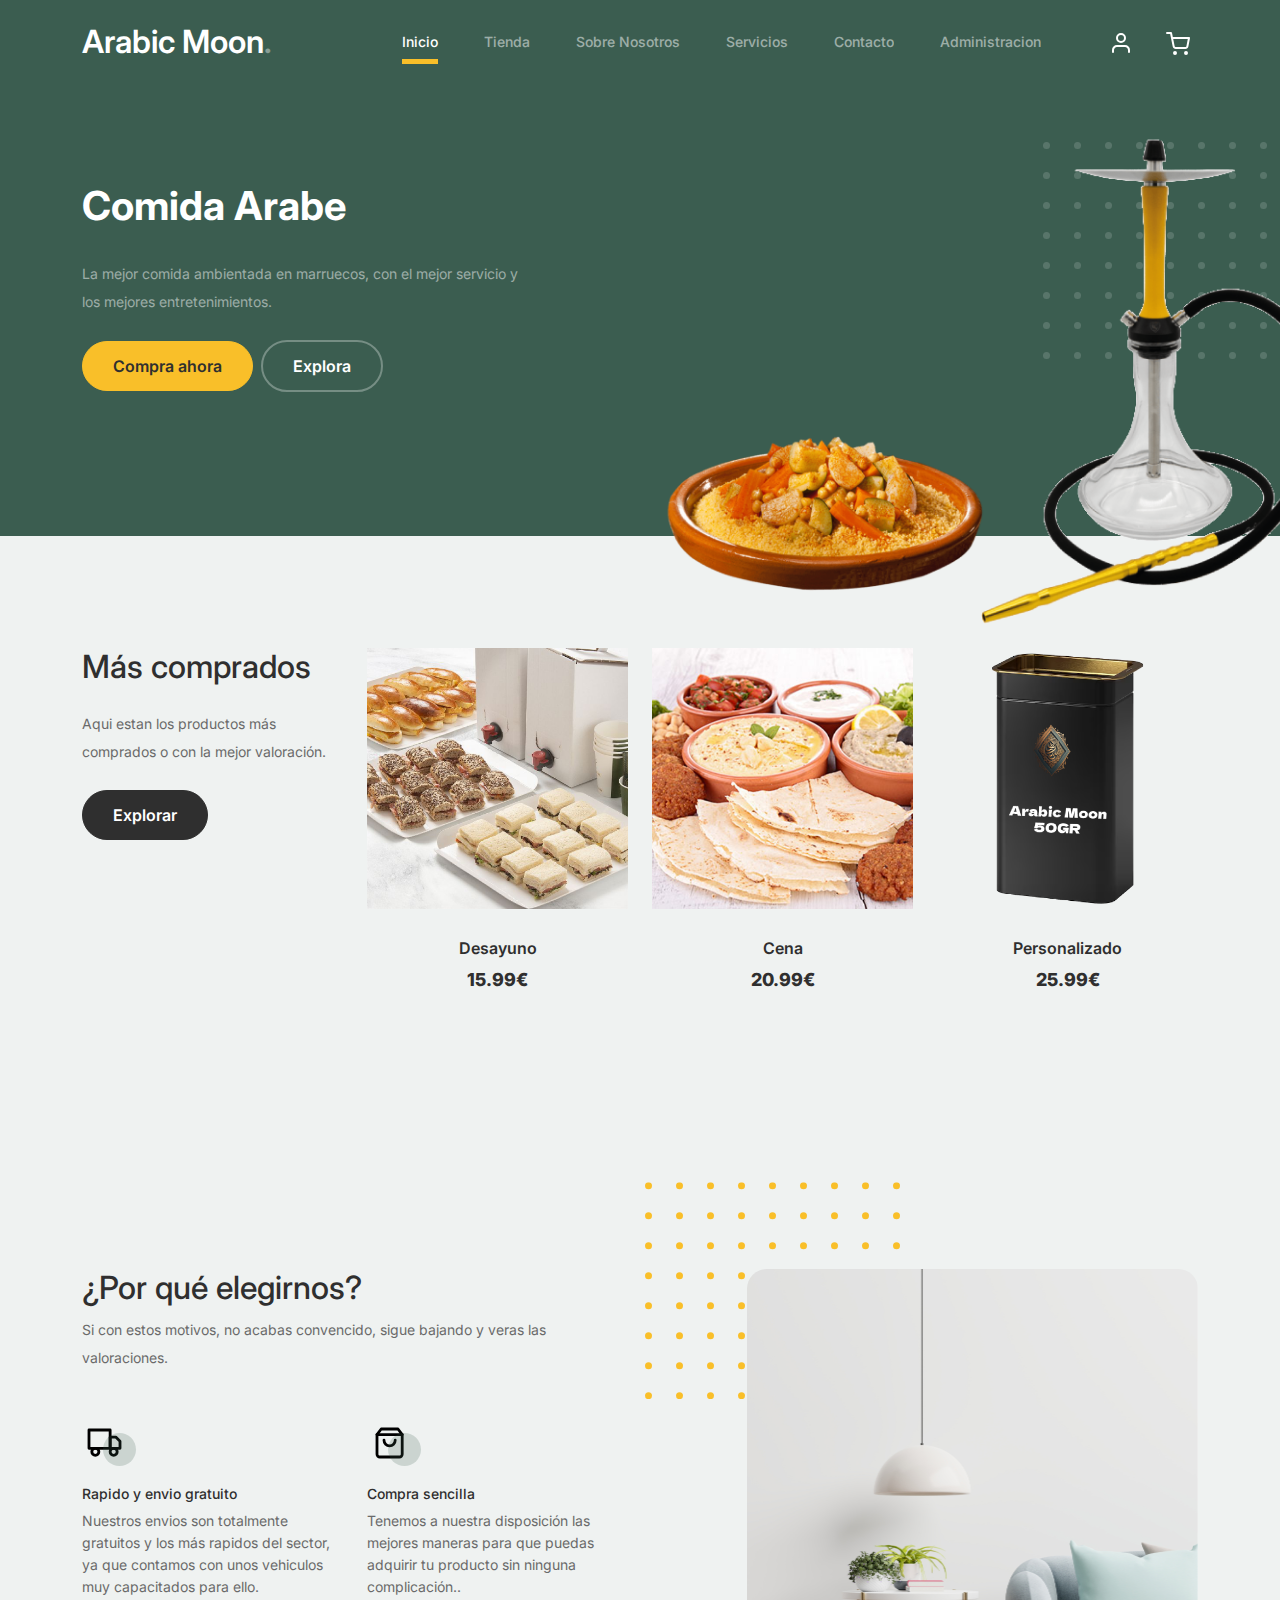
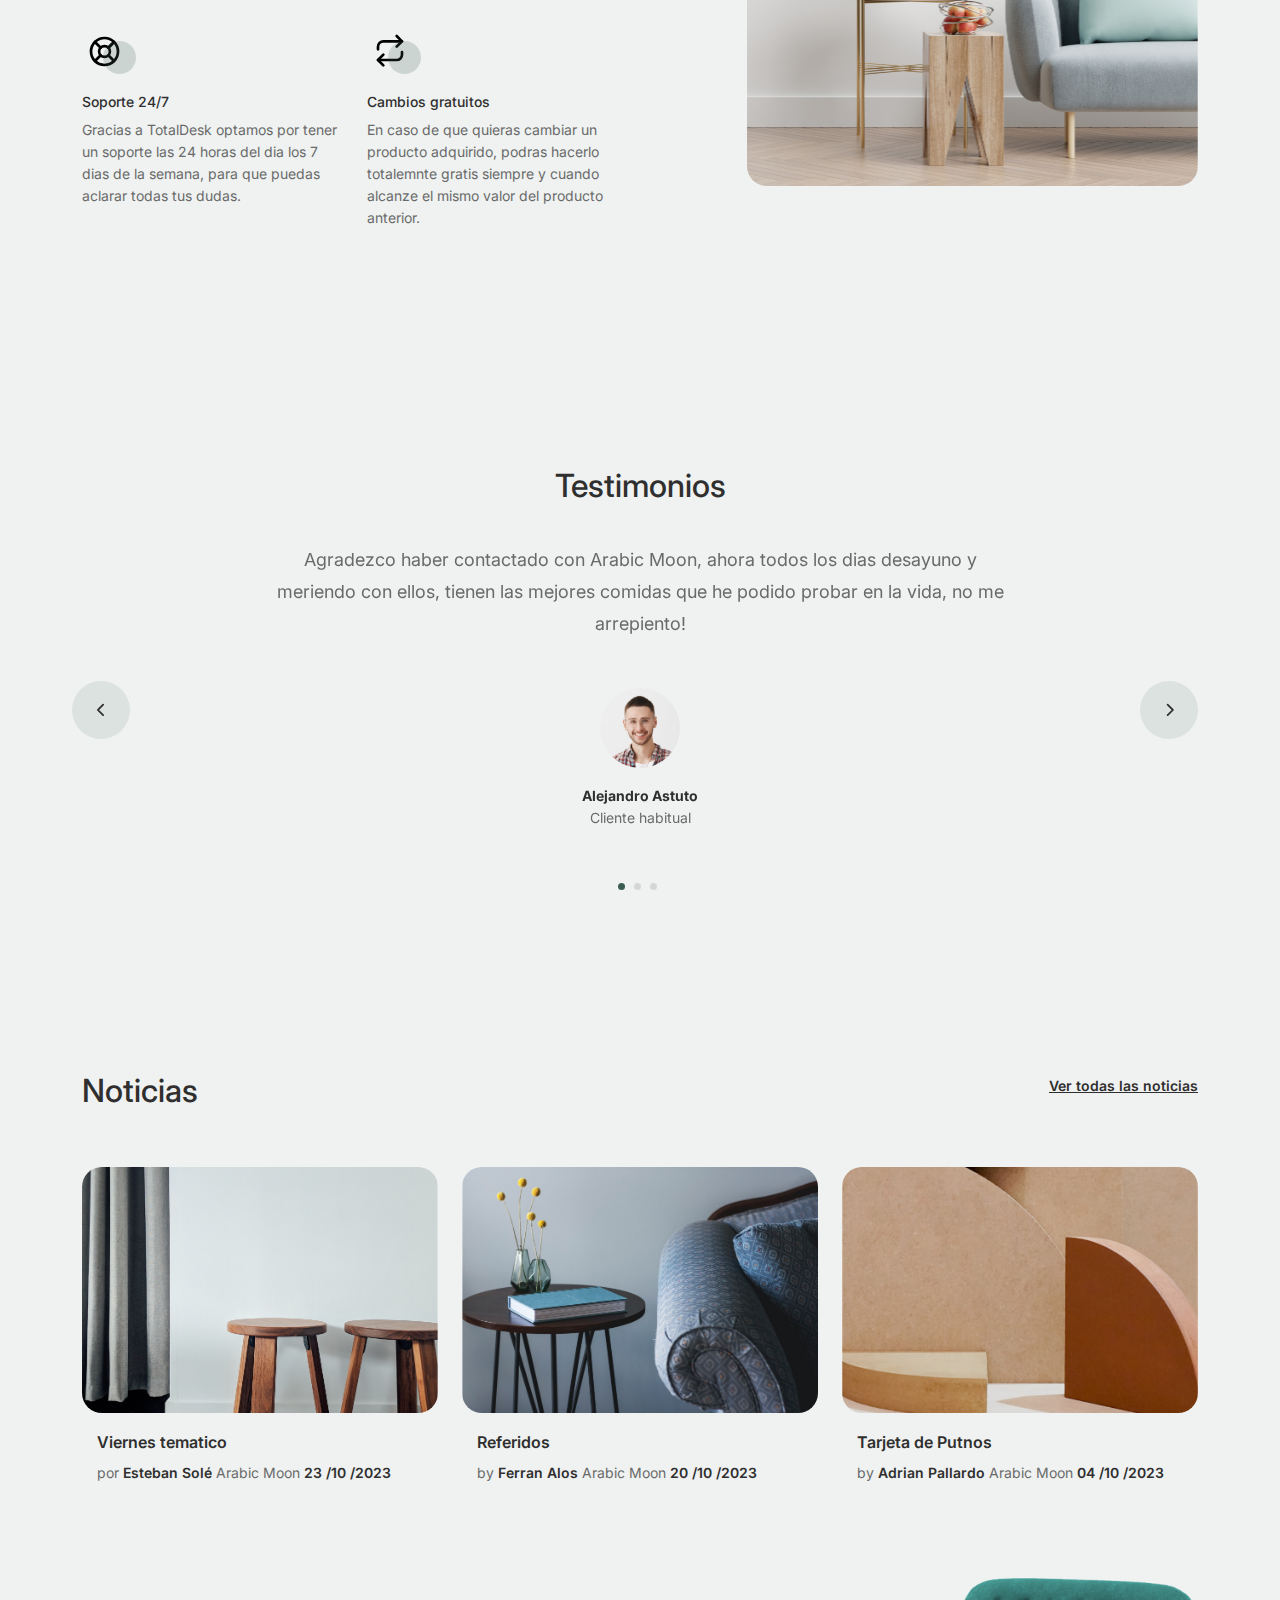
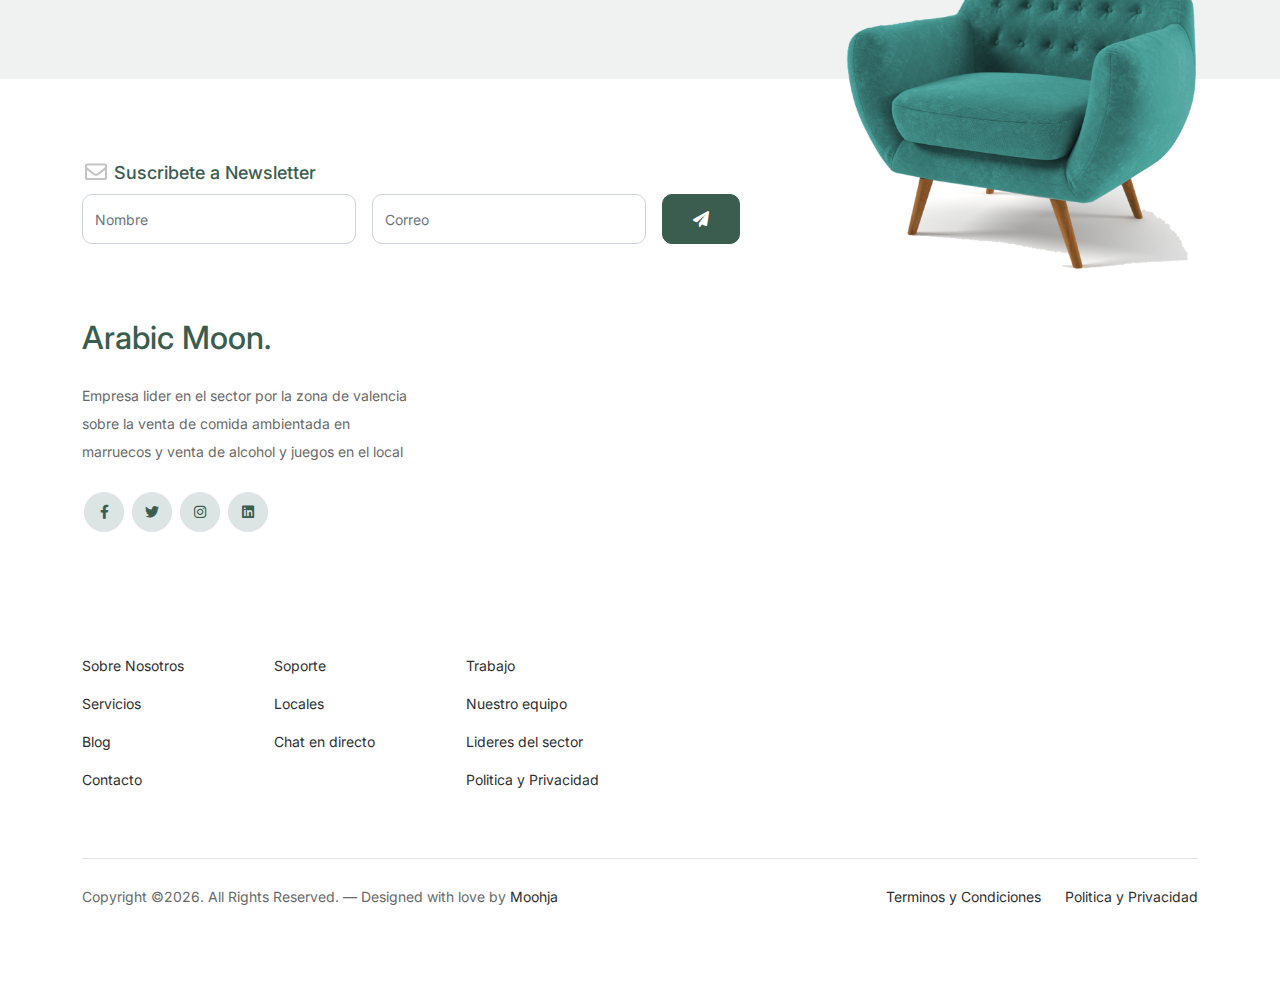
<file: dashboard.html>
<!DOCTYPE html>
<html lang="es">
<head>
    <meta charset="UTF-8">
    <meta name="viewport" content="width=device-width, initial-scale=1.0">
    <title>💕 Dashboard del Amor 💕</title>
    <link rel="stylesheet" href="dashboard.css">
    <link href="https://fonts.googleapis.com/css2?family=Dancing+Script:wght@400;700&family=Poppins:wght@300;400;500;600&display=swap" rel="stylesheet">
    <link rel="stylesheet" href="https://cdnjs.cloudflare.com/ajax/libs/font-awesome/6.0.0/css/all.min.css">
</head>
<body>
    <div class="background-hearts">
        <div class="heart heart1">💖</div>
        <div class="heart heart2">💕</div>
        <div class="heart heart3">💗</div>
        <div class="heart heart4">❤️</div>
        <div class="heart heart5">💝</div>
    </div>

    <nav class="navbar">
        <div class="nav-container">
            <div class="nav-logo">
                <i class="fas fa-heart"></i>
                <span>Amor Digital</span>
            </div>
            <div class="nav-menu">
                <a href="#" class="nav-link"><i class="fas fa-home"></i> Inicio</a>
                <a href="#" class="nav-link"><i class="fas fa-user"></i> Perfil</a>
                <a href="#" class="nav-link"><i class="fas fa-heart"></i> Favoritos</a>
                <a href="#" class="nav-link"><i class="fas fa-cog"></i> Configuración</a>
                <a href="#" class="nav-link logout-btn" onclick="logout()"><i class="fas fa-sign-out-alt"></i> Cerrar Sesión</a>
            </div>
        </div>
    </nav>

    <div class="container">
        <div class="welcome-section">
            <div class="welcome-card">
                <div class="welcome-header">
                    <h1>¡Bienvenido/a de vuelta, <span id="userName">amor</span>! 💕</h1>
                    <p>Tu espacio romántico te ha extrañado</p>
                </div>
                
                <div class="user-info">
                    <div class="user-avatar">
                        <i class="fas fa-user-circle"></i>
                    </div>
                    <div class="user-details">
                        <h3 id="userFullName">Usuario</h3>
                        <p id="userEmail">email@ejemplo.com</p>
                        <span class="user-gender" id="userGender">
                            ⚧️ Otro
                        </span>
                        <span class="user-status"><i class="fas fa-circle"></i> Conectado</span>
                    </div>
                </div>
            </div>
        </div>

        <div class="dashboard-grid">
            <div class="card love-quotes">
                <div class="card-header">
                    <h3><i class="fas fa-quote-left"></i> Frase del Día</h3>
                </div>
                <div class="card-content">
                    <div class="quote">
                        <p id="dailyQuote">"El amor es la única fuerza capaz de transformar a un enemigo en un amigo."</p>
                        <span class="quote-author">- Martin Luther King Jr.</span>
                    </div>
                    <button class="refresh-quote" onclick="getNewQuote()">
                        <i class="fas fa-sync-alt"></i> Nueva frase
                    </button>
                </div>
            </div>

            <div class="card love-calculator">
                <div class="card-header">
                    <h3><i class="fas fa-heart"></i> Calculadora del Amor</h3>
                </div>
                <div class="card-content">
                    <div class="calculator-form">
                        <input type="text" id="name1" placeholder="Tu nombre" class="love-input">
                        <div class="love-symbol">💕</div>
                        <input type="text" id="name2" placeholder="Nombre de tu amor" class="love-input">
                        <button onclick="calculateLove()" class="calculate-btn">
                            <i class="fas fa-heart"></i> Calcular
                        </button>
                        <div id="loveResult" class="love-result"></div>
                    </div>
                </div>
            </div>

            <div class="card love-messages">
                <div class="card-header">
                    <h3><i class="fas fa-envelope-heart"></i> Mensajes de Amor</h3>
                </div>
                <div class="card-content">
                    <div class="message-form">
                        <textarea id="loveMessage" placeholder="Escribe un mensaje romántico..." rows="3"></textarea>
                        <div class="message-actions">
                            <button onclick="generateRandomMessage()" class="generate-btn">
                                <i class="fas fa-magic"></i> Generar
                            </button>
                            <button onclick="saveLoveMessage()" class="save-btn">
                                <i class="fas fa-heart"></i> Guardar
                            </button>
                        </div>
                    </div>
                    <div class="saved-messages" id="savedMessages">
                        <!-- Los mensajes guardados aparecerán aquí -->
                    </div>
                </div>
            </div>

            <div class="card romantic-timer">
                <div class="card-header">
                    <h3><i class="fas fa-clock"></i> Temporizador Romántico</h3>
                </div>
                <div class="card-content">
                    <div class="timer-display">
                        <div id="timerDisplay">00:00:00</div>
                        <p>Tiempo juntos hoy</p>
                    </div>
                    <div class="timer-controls">
                        <button onclick="startTimer()" class="timer-btn start">
                            <i class="fas fa-play"></i> Iniciar
                        </button>
                        <button onclick="pauseTimer()" class="timer-btn pause">
                            <i class="fas fa-pause"></i> Pausar
                        </button>
                        <button onclick="resetTimer()" class="timer-btn reset">
                            <i class="fas fa-stop"></i> Reiniciar
                        </button>
                    </div>
                </div>
            </div>

            <div class="card love-calendar">
                <div class="card-header">
                    <h3><i class="fas fa-calendar-heart"></i> Fechas Especiales</h3>
                </div>
                <div class="card-content">
                    <div class="special-dates">
                        <div class="date-item">
                            <div class="date-icon">💝</div>
                            <div class="date-info">
                                <h4>San Valentín</h4>
                                <p>14 de Febrero</p>
                                <span class="countdown" id="valentinesCountdown"></span>
                            </div>
                        </div>
                        <div class="date-item">
                            <div class="date-icon">💐</div>
                            <div class="date-info">
                                <h4>Día de la Madre</h4>
                                <p>2do Domingo de Mayo</p>
                                <span class="countdown" id="mothersCountdown"></span>
                            </div>
                        </div>
                        <div class="date-item">
                            <div class="date-icon">🌹</div>
                            <div class="date-info">
                                <h4>Día del Amor y la Amistad</h4>
                                <p>Septiembre</p>
                                <span class="countdown" id="friendshipCountdown"></span>
                            </div>
                        </div>
                    </div>
                    <button onclick="addCustomDate()" class="add-date-btn">
                        <i class="fas fa-plus"></i> Agregar fecha especial
                    </button>
                </div>
            </div>

            <div class="card love-stats">
                <div class="card-header">
                    <h3><i class="fas fa-chart-heart"></i> Estadísticas del Amor</h3>
                </div>
                <div class="card-content">
                    <div class="stats-grid">
                        <div class="stat-item">
                            <div class="stat-number" id="daysRegistered">1</div>
                            <div class="stat-label">Días registrado</div>
                        </div>
                        <div class="stat-item">
                            <div class="stat-number" id="messagesCount">0</div>
                            <div class="stat-label">Mensajes guardados</div>
                        </div>
                        <div class="stat-item">
                            <div class="stat-number" id="quotesRead">0</div>
                            <div class="stat-label">Frases leídas</div>
                        </div>
                        <div class="stat-item">
                            <div class="stat-number" id="timeSpent">0</div>
                            <div class="stat-label">Minutos en el amor</div>
                        </div>
                    </div>
                </div>
            </div>
        </div>
    </div>

    <!-- Modal para fechas personalizadas -->
    <div id="customDateModal" class="modal">
        <div class="modal-content">
            <span class="close">&times;</span>
            <h3>Agregar Fecha Especial</h3>
            <form id="customDateForm">
                <div class="input-group">
                    <label for="customDateName">Nombre del evento:</label>
                    <input type="text" id="customDateName" placeholder="Ej: Nuestro aniversario" required>
                </div>
                <div class="input-group">
                    <label for="customDate">Fecha:</label>
                    <input type="date" id="customDate" required>
                </div>
                <div class="input-group">
                    <label for="customDateIcon">Emoji (opcional):</label>
                    <input type="text" id="customDateIcon" placeholder="💕" maxlength="2">
                </div>
                <button type="submit" class="save-date-btn">
                    <i class="fas fa-heart"></i> Guardar fecha
                </button>
            </form>
        </div>
    </div>

    <script src="auth_local.js"></script>
    <script src="dashboard_local.js"></script>
</body>
</html>
</file>
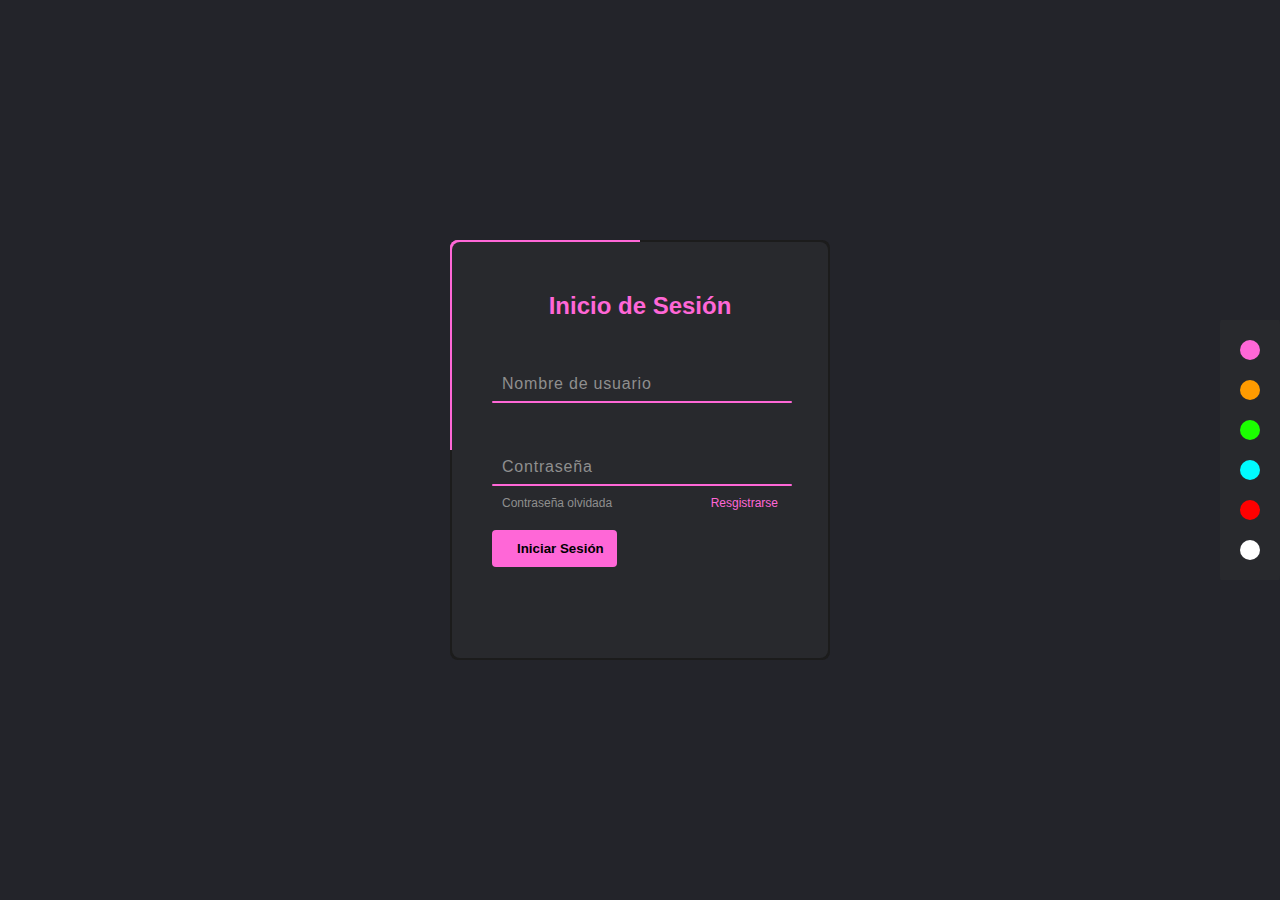
<file: login.html>
<!DOCTYPE html>
<html lang="en">
    <head>
        <meta charset="UTF-8">
        <title>Inicio de Sesión</title>
        <link rel="stylesheet" href="login.css">
    </head>
    <body>
        <div id="box" class="box">
            <div class="form" method="post" action="connection_bd.php">
                <h2 id="login" class="txt">Inicio de Sesión</h2>
                <div id="a" class="inputBox">
                    <input type="text" required="required">
                    <span name="name" class="input" id="name">Nombre de usuario</span>
                    <i></i>
                </div>
                <div class="inputBox">
                    <input name="password" id="password" class="input" type="password" required="required">
                    <span>Contraseña</span>
                    <i></i>
                </div>
                <div class="links">
                    <a id="link" href="#">Contraseña olvidada</a>
                    <a id="link2" href="../Register/index.html">Resgistrarse</a>
                </div>
                <form action=adminpanel.html>
                <input type="submit" value="Iniciar Sesión" id="btn">
                </form>
            </div>
        </div>
        <div class="colors" id="ColorPanel">
            <span data-color="#ff67d7" class="active PinkColor" style="--clr:#ff67d7;"></span>
            <span data-color="#FF9B00" class="OrangeColor" style="--clr:#FF9B00;"></span>
            <span data-color="#1BFF00" class="GreenColor" style="--clr:#1BFF00;"></span>
            <span data-color="#00FBFF" class="SkyBlueColor" style="--clr:#00FBFF;"></span>
            <span data-color="#FF0000" class="RedColor" style="--clr:#FF0000;"></span>
            <span data-color="#FFFF" class="WhiteColor" style="--clr:#FFFF;"></span>
        </div>
        <script src="login.js">
        </script>
    </body>
</html>
</file>
<file: css/tiny-slider.css>
.tns-outer{padding:0 !important}.tns-outer [hidden]{display:none !important}.tns-outer [aria-controls],.tns-outer [data-action]{cursor:pointer}.tns-slider{-webkit-transition:all 0s;-moz-transition:all 0s;transition:all 0s}.tns-slider>.tns-item{-webkit-box-sizing:border-box;-moz-box-sizing:border-box;box-sizing:border-box}.tns-horizontal.tns-subpixel{white-space:nowrap}.tns-horizontal.tns-subpixel>.tns-item{display:inline-block;vertical-align:top;white-space:normal}.tns-horizontal.tns-no-subpixel:after{content:'';display:table;clear:both}.tns-horizontal.tns-no-subpixel>.tns-item{float:left}.tns-horizontal.tns-carousel.tns-no-subpixel>.tns-item{margin-right:-100%}.tns-no-calc{position:relative;left:0}.tns-gallery{position:relative;left:0;min-height:1px}.tns-gallery>.tns-item{position:absolute;left:-100%;-webkit-transition:transform 0s, opacity 0s;-moz-transition:transform 0s, opacity 0s;transition:transform 0s, opacity 0s}.tns-gallery>.tns-slide-active{position:relative;left:auto !important}.tns-gallery>.tns-moving{-webkit-transition:all 0.25s;-moz-transition:all 0.25s;transition:all 0.25s}.tns-autowidth{display:inline-block}.tns-lazy-img{-webkit-transition:opacity 0.6s;-moz-transition:opacity 0.6s;transition:opacity 0.6s;opacity:0.6}.tns-lazy-img.tns-complete{opacity:1}.tns-ah{-webkit-transition:height 0s;-moz-transition:height 0s;transition:height 0s}.tns-ovh{overflow:hidden}.tns-visually-hidden{position:absolute;left:-10000em}.tns-transparent{opacity:0;visibility:hidden}.tns-fadeIn{opacity:1;filter:alpha(opacity=100);z-index:0}.tns-normal,.tns-fadeOut{opacity:0;filter:alpha(opacity=0);z-index:-1}.tns-vpfix{white-space:nowrap}.tns-vpfix>div,.tns-vpfix>li{display:inline-block}.tns-t-subp2{margin:0 auto;width:310px;position:relative;height:10px;overflow:hidden}.tns-t-ct{width:2333.3333333%;width:-webkit-calc(100% * 70 / 3);width:-moz-calc(100% * 70 / 3);width:calc(100% * 70 / 3);position:absolute;right:0}.tns-t-ct:after{content:'';display:table;clear:both}.tns-t-ct>div{width:1.4285714%;width:-webkit-calc(100% / 70);width:-moz-calc(100% / 70);width:calc(100% / 70);height:10px;float:left}

/*# sourceMappingURL=sourcemaps/tiny-slider.css.map */
</file>
<file: css/style.css>
/*
* Template Name: UntreeStore
* Template Author: Untree.co
* Author URI: https://untree.co/
* License: https://creativecommons.org/licenses/by/3.0/
*/
@import url("https://fonts.googleapis.com/css2?family=Inter:wght@400;500;600;700;800&display=swap");
body {
  overflow-x: hidden;
  position: relative; }

body {
  font-family: "Inter", sans-serif;
  font-weight: 400;
  line-height: 28px;
  color: #6a6a6a;
  font-size: 14px;
  background-color: #eff2f1; }

a {
  text-decoration: none;
  -webkit-transition: .3s all ease;
  -o-transition: .3s all ease;
  transition: .3s all ease;
  color: #2f2f2f;
  text-decoration: underline; }
  a:hover {
    color: #2f2f2f;
    text-decoration: none; }
  a.more {
    font-weight: 600; }

.custom-navbar {
  background: #3b5d50 !important;
  padding-top: 20px;
  padding-bottom: 20px; }
  .custom-navbar .navbar-brand {
    font-size: 32px;
    font-weight: 600; }
    .custom-navbar .navbar-brand > span {
      opacity: .4; }
  .custom-navbar .navbar-toggler {
    border-color: transparent; }
    .custom-navbar .navbar-toggler:active, .custom-navbar .navbar-toggler:focus {
      -webkit-box-shadow: none;
      box-shadow: none;
      outline: none; }
  @media (min-width: 992px) {
    .custom-navbar .custom-navbar-nav li {
      margin-left: 15px;
      margin-right: 15px; } }
  .custom-navbar .custom-navbar-nav li a {
    font-weight: 500;
    color: #ffffff !important;
    opacity: .5;
    -webkit-transition: .3s all ease;
    -o-transition: .3s all ease;
    transition: .3s all ease;
    position: relative; }
    @media (min-width: 768px) {
      .custom-navbar .custom-navbar-nav li a:before {
        content: "";
        position: absolute;
        bottom: 0;
        left: 8px;
        right: 8px;
        background: #f9bf29;
        height: 5px;
        opacity: 1;
        visibility: visible;
        width: 0;
        -webkit-transition: .15s all ease-out;
        -o-transition: .15s all ease-out;
        transition: .15s all ease-out; } }
    .custom-navbar .custom-navbar-nav li a:hover {
      opacity: 1; }
      .custom-navbar .custom-navbar-nav li a:hover:before {
        width: calc(100% - 16px); }
  .custom-navbar .custom-navbar-nav li.active a {
    opacity: 1; }
    .custom-navbar .custom-navbar-nav li.active a:before {
      width: calc(100% - 16px); }
  .custom-navbar .custom-navbar-cta {
    margin-left: 0 !important;
    -webkit-box-orient: horizontal;
    -webkit-box-direction: normal;
    -ms-flex-direction: row;
    flex-direction: row; }
    @media (min-width: 768px) {
      .custom-navbar .custom-navbar-cta {
        margin-left: 40px !important; } }
    .custom-navbar .custom-navbar-cta li {
      margin-left: 0px;
      margin-right: 0px; }
      .custom-navbar .custom-navbar-cta li:first-child {
        margin-right: 20px; }

.hero {
  background: #3b5d50;
  padding: calc(4rem - 30px) 0 0rem 0; }
  @media (min-width: 768px) {
    .hero {
      padding: calc(4rem - 30px) 0 4rem 0; } }
  @media (min-width: 992px) {
    .hero {
      padding: calc(8rem - 30px) 0 8rem 0; } }
  .hero .intro-excerpt {
    position: relative;
    z-index: 4; }
    @media (min-width: 992px) {
      .hero .intro-excerpt {
        max-width: 450px; } }
  .hero h1 {
    font-weight: 700;
    color: #ffffff;
    margin-bottom: 30px; }
    @media (min-width: 1400px) {
      .hero h1 {
        font-size: 54px; } }
  .hero p {
    color: rgba(255, 255, 255, 0.5);
    margin-botom: 30px; }
  .hero .hero-img-wrap {
    position: relative; }
    .hero .hero-img-wrap img {
      position: relative;
      top: 0px;
      right: 0px;
      z-index: 2;
      max-width: 780px;
      left: -20px; }
      @media (min-width: 768px) {
        .hero .hero-img-wrap img {
          right: 0px;
          left: -100px; } }
      @media (min-width: 992px) {
        .hero .hero-img-wrap img {
          left: 0px;
          top: -80px;
          position: absolute;
          right: -50px; } }
      @media (min-width: 1200px) {
        .hero .hero-img-wrap img {
          left: 0px;
          top: -80px;
          right: -100px; } }
    .hero .hero-img-wrap:after {
      content: "";
      position: absolute;
      width: 255px;
      height: 217px;
      background-image: url("../images/dots-light.svg");
      background-size: contain;
      background-repeat: no-repeat;
      right: -100px;
      top: -0px; }
      @media (min-width: 1200px) {
        .hero .hero-img-wrap:after {
          top: -40px; } }

.btn {
  font-weight: 600;
  padding: 12px 30px;
  border-radius: 30px;
  color: #ffffff;
  background: #2f2f2f;
  border-color: #2f2f2f; }
  .btn:hover {
    color: #ffffff;
    background: #222222;
    border-color: #222222; }
  .btn:active, .btn:focus {
    outline: none !important;
    -webkit-box-shadow: none;
    box-shadow: none; }
  .btn.btn-primary {
    background: #3b5d50;
    border-color: #3b5d50; }
    .btn.btn-primary:hover {
      background: #314d43;
      border-color: #314d43; }
  .btn.btn-secondary {
    color: #2f2f2f;
    background: #f9bf29;
    border-color: #f9bf29; }
    .btn.btn-secondary:hover {
      background: #f8b810;
      border-color: #f8b810; }
  .btn.btn-white-outline {
    background: transparent;
    border-width: 2px;
    border-color: rgba(255, 255, 255, 0.3); }
    .btn.btn-white-outline:hover {
      border-color: white;
      color: #ffffff; }

.section-title {
  color: #2f2f2f; }

.product-section {
  padding: 7rem 0; }
  .product-section .product-item {
    text-align: center;
    text-decoration: none;
    display: block;
    position: relative;
    padding-bottom: 50px;
    cursor: pointer; }
    .product-section .product-item .product-thumbnail {
      margin-bottom: 30px;
      position: relative;
      top: 0;
      -webkit-transition: .3s all ease;
      -o-transition: .3s all ease;
      transition: .3s all ease; }
    .product-section .product-item h3 {
      font-weight: 600;
      font-size: 16px; }
    .product-section .product-item strong {
      font-weight: 800 !important;
      font-size: 18px !important; }
    .product-section .product-item h3, .product-section .product-item strong {
      color: #2f2f2f;
      text-decoration: none; }
    .product-section .product-item .icon-cross {
      position: absolute;
      width: 35px;
      height: 35px;
      display: inline-block;
      background: #2f2f2f;
      bottom: 15px;
      left: 50%;
      -webkit-transform: translateX(-50%);
      -ms-transform: translateX(-50%);
      transform: translateX(-50%);
      margin-bottom: -17.5px;
      border-radius: 50%;
      opacity: 0;
      visibility: hidden;
      -webkit-transition: .3s all ease;
      -o-transition: .3s all ease;
      transition: .3s all ease; }
      .product-section .product-item .icon-cross img {
        position: absolute;
        left: 50%;
        top: 50%;
        -webkit-transform: translate(-50%, -50%);
        -ms-transform: translate(-50%, -50%);
        transform: translate(-50%, -50%); }
    .product-section .product-item:before {
      bottom: 0;
      left: 0;
      right: 0;
      position: absolute;
      content: "";
      background: #dce5e4;
      height: 0%;
      z-index: -1;
      border-radius: 10px;
      -webkit-transition: .3s all ease;
      -o-transition: .3s all ease;
      transition: .3s all ease; }
    .product-section .product-item:hover .product-thumbnail {
      top: -25px; }
    .product-section .product-item:hover .icon-cross {
      bottom: 0;
      opacity: 1;
      visibility: visible; }
    .product-section .product-item:hover:before {
      height: 70%; }

.why-choose-section {
  padding: 7rem 0; }
  .why-choose-section .img-wrap {
    position: relative; }
    .why-choose-section .img-wrap:before {
      position: absolute;
      content: "";
      width: 255px;
      height: 217px;
      background-image: url("../images/dots-yellow.svg");
      background-repeat: no-repeat;
      background-size: contain;
      -webkit-transform: translate(-40%, -40%);
      -ms-transform: translate(-40%, -40%);
      transform: translate(-40%, -40%);
      z-index: -1; }
    .why-choose-section .img-wrap img {
      border-radius: 20px; }

.feature {
  margin-bottom: 30px; }
  .feature .icon {
    display: inline-block;
    position: relative;
    margin-bottom: 20px; }
    .feature .icon:before {
      content: "";
      width: 33px;
      height: 33px;
      position: absolute;
      background: rgba(59, 93, 80, 0.2);
      border-radius: 50%;
      right: -8px;
      bottom: 0; }
  .feature h3 {
    font-size: 14px;
    color: #2f2f2f; }
  .feature p {
    font-size: 14px;
    line-height: 22px;
    color: #6a6a6a; }

.we-help-section {
  padding: 7rem 0; }
  .we-help-section .imgs-grid {
    display: -ms-grid;
    display: grid;
    -ms-grid-columns: (1fr)[27];
    grid-template-columns: repeat(27, 1fr);
    position: relative; }
    .we-help-section .imgs-grid:before {
      position: absolute;
      content: "";
      width: 255px;
      height: 217px;
      background-image: url("../images/dots-green.svg");
      background-size: contain;
      background-repeat: no-repeat;
      -webkit-transform: translate(-40%, -40%);
      -ms-transform: translate(-40%, -40%);
      transform: translate(-40%, -40%);
      z-index: -1; }
    .we-help-section .imgs-grid .grid {
      position: relative; }
      .we-help-section .imgs-grid .grid img {
        border-radius: 20px;
        max-width: 100%; }
      .we-help-section .imgs-grid .grid.grid-1 {
        -ms-grid-column: 1;
        -ms-grid-column-span: 18;
        grid-column: 1 / span 18;
        -ms-grid-row: 1;
        -ms-grid-row-span: 27;
        grid-row: 1 / span 27; }
      .we-help-section .imgs-grid .grid.grid-2 {
        -ms-grid-column: 19;
        -ms-grid-column-span: 27;
        grid-column: 19 / span 27;
        -ms-grid-row: 1;
        -ms-grid-row-span: 5;
        grid-row: 1 / span 5;
        padding-left: 20px; }
      .we-help-section .imgs-grid .grid.grid-3 {
        -ms-grid-column: 14;
        -ms-grid-column-span: 16;
        grid-column: 14 / span 16;
        -ms-grid-row: 6;
        -ms-grid-row-span: 27;
        grid-row: 6 / span 27;
        padding-top: 20px; }

.custom-list {
  width: 100%; }
  .custom-list li {
    display: inline-block;
    width: calc(50% - 20px);
    margin-bottom: 12px;
    line-height: 1.5;
    position: relative;
    padding-left: 20px; }
    .custom-list li:before {
      content: "";
      width: 8px;
      height: 8px;
      border-radius: 50%;
      border: 2px solid #3b5d50;
      position: absolute;
      left: 0;
      top: 8px; }

.popular-product {
  padding: 0 0 7rem 0; }
  .popular-product .product-item-sm h3 {
    font-size: 14px;
    font-weight: 700;
    color: #2f2f2f; }
  .popular-product .product-item-sm a {
    text-decoration: none;
    color: #2f2f2f;
    -webkit-transition: .3s all ease;
    -o-transition: .3s all ease;
    transition: .3s all ease; }
    .popular-product .product-item-sm a:hover {
      color: rgba(47, 47, 47, 0.5); }
  .popular-product .product-item-sm p {
    line-height: 1.4;
    margin-bottom: 10px;
    font-size: 14px; }
  .popular-product .product-item-sm .thumbnail {
    margin-right: 10px;
    -webkit-box-flex: 0;
    -ms-flex: 0 0 120px;
    flex: 0 0 120px;
    position: relative; }
    .popular-product .product-item-sm .thumbnail:before {
      content: "";
      position: absolute;
      border-radius: 20px;
      background: #dce5e4;
      width: 98px;
      height: 98px;
      top: 50%;
      left: 50%;
      -webkit-transform: translate(-50%, -50%);
      -ms-transform: translate(-50%, -50%);
      transform: translate(-50%, -50%);
      z-index: -1; }

.testimonial-section {
  padding: 3rem 0 7rem 0; }

.testimonial-slider-wrap {
  position: relative; }
  .testimonial-slider-wrap .tns-inner {
    padding-top: 30px; }
  .testimonial-slider-wrap .item .testimonial-block blockquote {
    font-size: 16px; }
    @media (min-width: 768px) {
      .testimonial-slider-wrap .item .testimonial-block blockquote {
        line-height: 32px;
        font-size: 18px; } }
  .testimonial-slider-wrap .item .testimonial-block .author-info .author-pic {
    margin-bottom: 20px; }
    .testimonial-slider-wrap .item .testimonial-block .author-info .author-pic img {
      max-width: 80px;
      border-radius: 50%; }
  .testimonial-slider-wrap .item .testimonial-block .author-info h3 {
    font-size: 14px;
    font-weight: 700;
    color: #2f2f2f;
    margin-bottom: 0; }
  .testimonial-slider-wrap #testimonial-nav {
    position: absolute;
    top: 50%;
    z-index: 99;
    width: 100%;
    display: none; }
    @media (min-width: 768px) {
      .testimonial-slider-wrap #testimonial-nav {
        display: block; } }
    .testimonial-slider-wrap #testimonial-nav > span {
      cursor: pointer;
      position: absolute;
      width: 58px;
      height: 58px;
      line-height: 58px;
      border-radius: 50%;
      background: rgba(59, 93, 80, 0.1);
      color: #2f2f2f;
      -webkit-transition: .3s all ease;
      -o-transition: .3s all ease;
      transition: .3s all ease; }
      .testimonial-slider-wrap #testimonial-nav > span:hover {
        background: #3b5d50;
        color: #ffffff; }
    .testimonial-slider-wrap #testimonial-nav .prev {
      left: -10px; }
    .testimonial-slider-wrap #testimonial-nav .next {
      right: 0; }
  .testimonial-slider-wrap .tns-nav {
    position: absolute;
    bottom: -50px;
    left: 50%;
    -webkit-transform: translateX(-50%);
    -ms-transform: translateX(-50%);
    transform: translateX(-50%); }
    .testimonial-slider-wrap .tns-nav button {
      background: none;
      border: none;
      display: inline-block;
      position: relative;
      width: 0 !important;
      height: 7px !important;
      margin: 2px; }
      .testimonial-slider-wrap .tns-nav button:active, .testimonial-slider-wrap .tns-nav button:focus, .testimonial-slider-wrap .tns-nav button:hover {
        outline: none;
        -webkit-box-shadow: none;
        box-shadow: none;
        background: none; }
      .testimonial-slider-wrap .tns-nav button:before {
        display: block;
        width: 7px;
        height: 7px;
        left: 0;
        top: 0;
        position: absolute;
        content: "";
        border-radius: 50%;
        -webkit-transition: .3s all ease;
        -o-transition: .3s all ease;
        transition: .3s all ease;
        background-color: #d6d6d6; }
      .testimonial-slider-wrap .tns-nav button:hover:before, .testimonial-slider-wrap .tns-nav button.tns-nav-active:before {
        background-color: #3b5d50; }

.before-footer-section {
  padding: 7rem 0 12rem 0 !important; }

.blog-section {
  padding: 7rem 0 12rem 0; }
  .blog-section .post-entry a {
    text-decoration: none; }
  .blog-section .post-entry .post-thumbnail {
    display: block;
    margin-bottom: 20px; }
    .blog-section .post-entry .post-thumbnail img {
      border-radius: 20px;
      -webkit-transition: .3s all ease;
      -o-transition: .3s all ease;
      transition: .3s all ease; }
  .blog-section .post-entry .post-content-entry {
    padding-left: 15px;
    padding-right: 15px; }
    .blog-section .post-entry .post-content-entry h3 {
      font-size: 16px;
      margin-bottom: 0;
      font-weight: 600;
      margin-bottom: 7px; }
    .blog-section .post-entry .post-content-entry .meta {
      font-size: 14px; }
      .blog-section .post-entry .post-content-entry .meta a {
        font-weight: 600; }
  .blog-section .post-entry:hover .post-thumbnail img, .blog-section .post-entry:focus .post-thumbnail img {
    opacity: .7; }

.footer-section {
  padding: 80px 0;
  background: #ffffff; }
  .footer-section .relative {
    position: relative; }
  .footer-section a {
    text-decoration: none;
    color: #2f2f2f;
    -webkit-transition: .3s all ease;
    -o-transition: .3s all ease;
    transition: .3s all ease; }
    .footer-section a:hover {
      color: rgba(47, 47, 47, 0.5); }
  .footer-section .subscription-form {
    margin-bottom: 40px;
    position: relative;
    z-index: 2;
    margin-top: 100px; }
    @media (min-width: 992px) {
      .footer-section .subscription-form {
        margin-top: 0px;
        margin-bottom: 80px; } }
    .footer-section .subscription-form h3 {
      font-size: 18px;
      font-weight: 500;
      color: #3b5d50; }
    .footer-section .subscription-form .form-control {
      height: 50px;
      border-radius: 10px;
      font-family: "Inter", sans-serif; }
      .footer-section .subscription-form .form-control:active, .footer-section .subscription-form .form-control:focus {
        outline: none;
        -webkit-box-shadow: none;
        box-shadow: none;
        border-color: #3b5d50;
        -webkit-box-shadow: 0 1px 4px 0 rgba(0, 0, 0, 0.2);
        box-shadow: 0 1px 4px 0 rgba(0, 0, 0, 0.2); }
      .footer-section .subscription-form .form-control::-webkit-input-placeholder {
        font-size: 14px; }
      .footer-section .subscription-form .form-control::-moz-placeholder {
        font-size: 14px; }
      .footer-section .subscription-form .form-control:-ms-input-placeholder {
        font-size: 14px; }
      .footer-section .subscription-form .form-control:-moz-placeholder {
        font-size: 14px; }
    .footer-section .subscription-form .btn {
      border-radius: 10px !important; }
  .footer-section .sofa-img {
    position: absolute;
    top: -200px;
    z-index: 1;
    right: 0; }
    .footer-section .sofa-img img {
      max-width: 380px; }
  .footer-section .links-wrap {
    margin-top: 0px; }
    @media (min-width: 992px) {
      .footer-section .links-wrap {
        margin-top: 54px; } }
    .footer-section .links-wrap ul li {
      margin-bottom: 10px; }
  .footer-section .footer-logo-wrap .footer-logo {
    font-size: 32px;
    font-weight: 500;
    text-decoration: none;
    color: #3b5d50; }
  .footer-section .custom-social li {
    margin: 2px;
    display: inline-block; }
    .footer-section .custom-social li a {
      width: 40px;
      height: 40px;
      text-align: center;
      line-height: 40px;
      display: inline-block;
      background: #dce5e4;
      color: #3b5d50;
      border-radius: 50%; }
      .footer-section .custom-social li a:hover {
        background: #3b5d50;
        color: #ffffff; }
  .footer-section .border-top {
    border-color: #dce5e4; }
    .footer-section .border-top.copyright {
      font-size: 14px !important; }

.untree_co-section {
  padding: 7rem 0; }

.form-control {
  height: 50px;
  border-radius: 10px;
  font-family: "Inter", sans-serif; }
  .form-control:active, .form-control:focus {
    outline: none;
    -webkit-box-shadow: none;
    box-shadow: none;
    border-color: #3b5d50;
    -webkit-box-shadow: 0 1px 4px 0 rgba(0, 0, 0, 0.2);
    box-shadow: 0 1px 4px 0 rgba(0, 0, 0, 0.2); }
  .form-control::-webkit-input-placeholder {
    font-size: 14px; }
  .form-control::-moz-placeholder {
    font-size: 14px; }
  .form-control:-ms-input-placeholder {
    font-size: 14px; }
  .form-control:-moz-placeholder {
    font-size: 14px; }

.service {
  line-height: 1.5; }
  .service .service-icon {
    border-radius: 10px;
    -webkit-box-flex: 0;
    -ms-flex: 0 0 50px;
    flex: 0 0 50px;
    height: 50px;
    line-height: 50px;
    text-align: center;
    background: #3b5d50;
    margin-right: 20px;
    color: #ffffff; }

textarea {
  height: auto !important; }

.site-blocks-table {
  overflow: auto; }
  .site-blocks-table .product-thumbnail {
    width: 200px; }
  .site-blocks-table .btn {
    padding: 2px 10px; }
  .site-blocks-table thead th {
    padding: 30px;
    text-align: center;
    border-width: 0px !important;
    vertical-align: middle;
    color: rgba(0, 0, 0, 0.8);
    font-size: 18px; }
  .site-blocks-table td {
    padding: 20px;
    text-align: center;
    vertical-align: middle;
    color: rgba(0, 0, 0, 0.8); }
  .site-blocks-table tbody tr:first-child td {
    border-top: 1px solid #3b5d50 !important; }
  .site-blocks-table .btn {
    background: none !important;
    color: #000000;
    border: none;
    height: auto !important; }

.site-block-order-table th {
  border-top: none !important;
  border-bottom-width: 1px !important; }

.site-block-order-table td, .site-block-order-table th {
  color: #000000; }

.couponcode-wrap input {
  border-radius: 10px !important; }

.text-primary {
  color: #3b5d50 !important; }

.thankyou-icon {
  position: relative;
  color: #3b5d50; }
  .thankyou-icon:before {
    position: absolute;
    content: "";
    width: 50px;
    height: 50px;
    border-radius: 50%;
    background: rgba(59, 93, 80, 0.2); }
</file>
<file: Login/style.css>
@import url('https://fonts.googleapis.com/css2?family=Poppins:wght@300;400;500;600;700;800;900&display=swap');
*
{
    margin: 0;
    padding: 0;
    box-sizing: border-box;
    font-family: 'Poppins' sans-serif;
}
body
{
    display: flex;
    justify-content: center;
    align-items: center;
    min-height: 100vh;
    background: #23242a;
}
.box
{
    position: relative;
    width: 380px;
    height: 420px;
    background: #1c1c1c;
    border-radius: 8px;
    overflow: hidden;
}
.box::before
{
    content: '';
    position: absolute;
    top: -50%;
    left: -50%;
    width: 380px;
    height: 420px;
    background: linear-gradient(0deg,transparent,#45f3ff,
    #45f3ff);
    transform-origin: bottom right;
    animation: animate 6s linear infinite;
    animation-delay: -3s;
}
.box::after
{
    content: '';
    position: absolute;
    top: -50%;
    left: -50%;
    width: 380px;
    height: 420px;
    background: linear-gradient(0deg,transparent,#45f3ff,
    #45f3ff);
    transform-origin: bottom right;
    animation: animate 6s linear infinite;
}
@keyframes animate
{
    0%
    {
        transform: rotate(0deg);
    }
    100%
    {
        transform: rotate(360deg);
    }
}
.form
{
    position: absolute;
    inset: 2px;
    border-radius: 8px;
    background: #28292d;
    z-index: 10;
    padding: flex;
    flex-direction: column;
}
.form h2
{
    color:#45f3ff;
    font-weight: 500;
    text-align: center;
    letter-spacing: 0.1em;
}
.inputBox
{
    position: relative;
    width: 300px;
    margin-top: 35px;
}
.inputBox input
{
    position: relative;
    width: 100%;
    padding: 20px 10px 10px;
    background: transparent;
    border: none;
    outline: none;
    color: #23242a;
    font-size: 1em;
    letter-spacing: 0.05em;
}
.inputBox span
{
    position: absolute;
    left: 0;
    padding: 20px 10px 10px;
    font-size: 1em;
    color: #8f8f8f;
    pointer-events: none;
    letter-spacing: 0.05em;
    transition: 0.5s;
}
.inputBox input:valid ~ span,
.inputBox input:focus ~ span
{
    color: #45f3ff;
    transform: translateY(-34px);
    font-size: 0.75em;
}
</file>
<file: Register/style.css>
@import url('https://fonts.googleapis.com/css2?family=Poppins:wght@300;400;500;600;700;800;900&display=swap');
*
{
    margin: 0;
    padding: 0;
    box-sizing: border-box;
    font-family: 'Trebuchet MS', 'Lucida Sans Unicode', 'Lucida Grande', 'Lucida Sans', Arial, sans-serif;
}
:root
{
    --color:#ff67d7;

}
body
{
    display: flex;
    justify-content: center;
    align-items: center;
    min-height: 100vh;
    background-color: #23242a;
    transition: 0.5s;
}
.box
{
    position: relative;
    width: 380px;
    height: 420px;
    background-color: #1c1c1c;
    border-radius: 8px;
    overflow: hidden;
}
.box::before
{
    content: '';
    position: absolute;
    top: -50%;
    left: -50%;
    width: 380px;
    height: 420px;
    background-color: var(--color);
    transform-origin: bottom right;
    animation: animate 6s linear infinite;
    animation-delay: -3s;
}
.box::after
{
    content: '';
    position: absolute;
    top: -50%;
    left: -50%;
    width: 380px;
    height: 420px;
    background-color: var(--color);
    transform-origin: bottom right;
    animation: animate 6s linear infinite;
}
@keyframes animate
{
    0%
    {
        transform: rotate(0deg);
    }
    100%
    {
        transform: rotate(360deg);
    }
}

.form
{
    position: absolute;
    inset: 2px;
    border-radius: 8px;
    background-color: #28292d;
    z-index: 10;
    padding: 50px 40px;
    display: flex;
    flex-direction: column;
}
.form-h2
{
    color: var(--color);
    font-weight: 500;
    text-align: center;
    letter-spacing: 0.1em;
}
.inputBox
{
    position: relative;
    width: 300px;
    margin-top: 35px;
}
.inputBox input
{
    position: relative;
    width: 100%;
    padding: 20px 10px 10px;
    background-color: transparent;
    border: none;
    outline: none;
    color: #23242a;
    font-size: 1em;
    letter-spacing: 0.05em;
    z-index: 10;
}
.inputBox span
{
    position: absolute;
    left: 0;
    padding: 20px 10px 10px;
    font-size: 1em;
    color: #8f8f8f;
    pointer-events: none;
    letter-spacing: 0.05em;
    transition: 0.5s;
}
.inputBox input:valid ~ span,
.inputBox input:focus ~ span
{
    color: var(--color);
    transform: translateX(-10px) translateY(-34px);
    font-size: 0.75em;
}
.inputBox i
{
    position: absolute;
    left: 0;
    bottom: 0;
    width: 100%;
    height: 2px;
    background: var(--color);
    border-radius: 4px;
    transition: 0.5s;
    pointer-events: none;
    z-index: 9;
}
.inputBox input:valid ~ i,
.inputBox input:focus ~ i
{
    height: 44px;
}
.links
{
    display: flex;
    justify-content: space-between;
}
.links a
{
    margin: 10px;
    font-size: 0.75em;
    color: #8f8f8f;
    text-decoration: none;
}
.links a:hover,
.links a:nth-child(2)
{
    color: var(--color);
}
input[type="submit"]
{
    border: none;
    outline: none;
    background: var(--color);
    padding: 11px 25px;
    width: 125px;
    margin-top: 10px;
    border-radius: 4px;
    font-weight: 600;
    cursor: pointer;
}
.colors
{
    position: absolute;
    right: 0px;
    padding: 10px;
    background: #28292d;
    display: flex;
    justify-content: center;
    align-items: center;
    flex-direction: column;
    border-radius: 1.5%;
}
.colors span
{
    position: relative;
    width: 20px;
    height: 20px;
    background-color: var(--clr);
    margin: 10px;
    border-radius: 50%;
    cursor: pointer;

}
/**.colors span.active
{
    border: 2px solid #ffff;
    scale: 1.1;
}**/
.txt
{
     color: var(--color);
     text-align: center;
}
/**.PinkColor
{
    background-color: #ff67d7;
}
.OrangeColor
{
    background-color: #FF9B00;
}
.GreenColor
{
    background-color: #1BFF00;
}
.SkyBlueColor
{
    background-color: #00FBFF;
}
.RedColor
{
    background-color: #FF0000;
}**/
.BorderColor
{
    border: 2px solid #fff;
}
.btn
{
   margin: 0 auto;
}
</file>
<file: VIPER/main.css>
*{
    margin: 0;
    padding: 0;
    font-family: sans-serif;
}
.main{
    width: 100%;
    height: 100vh;
    position: relative;
    overflow: hidden;
    background: linear-gradient(to right, #0a558f, #00bbff);
}
nav{
    width: 80%;
    position: sticky;
    margin: 20px auto;
    z-index: 1;
    display: flex;
    align-items: center;
}
.logo{
    flex-basis: 20%;
}
.logo img{
    width: 150px;
}
.nav-links{
    flex: 1;
    text-align: right;
}
.nav-links ul li{
    list-style: none;
    display: inline-block;
    margin: 0 20px;
}
.nav-links ul li a{
    color: #fff;
    text-decoration: none;
}
.information{
    width: 1000px;
    height: 1000px;
    position: absolute;
    top: 50%;
    left: -20%;
    transform: translateY(-50%);
}
#circle{
    width: 1000px;
    height: 1000px;
    position: absolute;
    top: 0;
    left: 0;
    border-radius: 100%;
    transform: rotate(0deg);
    transition: 1s;
}
.feature img{
    width: 70px;
}
.feature{
    position: absolute;
    display: flex;
    color: white;
}
.feature div{
    margin-left: 30px;
}
.feature div p{
    margin-top: 8px;
}
.agua{
    top: 450px;
    right: 50px;
}
.pagos{
    top: 150px;
    left: 350px;
    transform: rotate(-90deg);
}
.bluetooth{
    bottom: 450px;
    left: 50px;
    transform: rotate(-180deg);
}
.escucha{
    bottom: 150px;
    right: 350px;
    transform: rotate(-270deg);
}
.case{
    width: 200px;
    position: absolute;
    top: 50%;
    left: 35%;
    transform: translateY(-50%);
    z-index: 1;
}
.controls{
    position: absolute;
    right: 10%;
    top: 50%;
    transform: translateY(-50%);
    text-align: center;
}
.controls h3{
    margin: 15px 0;
    color: #fff;
}
#Arriba{
    width: 15px;
    cursor: pointer;
}
#Abajo{
    width: 15px;
    cursor: pointer;
    transform: rotate(180deg);
}
.overlay{
    width: 0;
    height: 0;
    border-top: 500px solid #fff;
    border-right: 500px solid transparent;
    border-bottom: 500px solid #fff;
    border-left: 500px solid #fff;
    position: absolute;
    left: 0;
    top 0;
}
</file>
<file: dashboard.css>
* {
    margin: 0;
    padding: 0;
    box-sizing: border-box;
}

body {
    font-family: 'Poppins', sans-serif;
    background: linear-gradient(135deg, #ff9a9e 0%, #fecfef 50%, #fecfef 100%);
    min-height: 100vh;
    position: relative;
    overflow-x: hidden;
}

.background-hearts {
    position: fixed;
    top: 0;
    left: 0;
    width: 100%;
    height: 100%;
    pointer-events: none;
    z-index: 1;
}

.heart {
    position: absolute;
    font-size: 2rem;
    animation: float 6s ease-in-out infinite;
    opacity: 0.2;
}

.heart1 { top: 10%; left: 10%; animation-delay: 0s; }
.heart2 { top: 20%; right: 10%; animation-delay: 1s; }
.heart3 { bottom: 30%; left: 15%; animation-delay: 2s; }
.heart4 { bottom: 10%; right: 20%; animation-delay: 3s; }
.heart5 { top: 50%; left: 50%; transform: translate(-50%, -50%); animation-delay: 4s; }

@keyframes float {
    0%, 100% { transform: translateY(0px) rotate(0deg); }
    50% { transform: translateY(-20px) rotate(10deg); }
}

.navbar {
    background: rgba(255, 255, 255, 0.95);
    backdrop-filter: blur(10px);
    border-bottom: 2px solid rgba(255, 182, 193, 0.3);
    position: sticky;
    top: 0;
    z-index: 100;
    box-shadow: 0 2px 20px rgba(255, 105, 180, 0.1);
}

.nav-container {
    max-width: 1200px;
    margin: 0 auto;
    padding: 0 20px;
    display: flex;
    justify-content: space-between;
    align-items: center;
    height: 70px;
}

.nav-logo {
    display: flex;
    align-items: center;
    font-size: 1.5rem;
    font-weight: 600;
    color: #d63384;
    font-family: 'Dancing Script', cursive;
}

.nav-logo i {
    margin-right: 10px;
    font-size: 1.8rem;
}

.nav-menu {
    display: flex;
    gap: 30px;
    align-items: center;
}

.nav-link {
    color: #666;
    text-decoration: none;
    padding: 10px 15px;
    border-radius: 10px;
    transition: all 0.3s ease;
    display: flex;
    align-items: center;
    gap: 8px;
}

.nav-link:hover {
    background: rgba(255, 107, 157, 0.1);
    color: #d63384;
}

.logout-btn {
    background: linear-gradient(135deg, #ff6b9d, #ff8fab);
    color: white !important;
    box-shadow: 0 3px 10px rgba(255, 107, 157, 0.3);
}

.logout-btn:hover {
    background: linear-gradient(135deg, #e55a8a, #e67a98);
    transform: translateY(-1px);
}

.container {
    max-width: 1200px;
    margin: 0 auto;
    padding: 30px 20px;
    position: relative;
    z-index: 2;
}

.welcome-section {
    margin-bottom: 40px;
}

.welcome-card {
    background: rgba(255, 255, 255, 0.95);
    backdrop-filter: blur(10px);
    border-radius: 20px;
    padding: 30px;
    box-shadow: 0 10px 30px rgba(255, 105, 180, 0.2);
    border: 2px solid rgba(255, 182, 193, 0.3);
}

.welcome-header {
    text-align: center;
    margin-bottom: 30px;
}

.welcome-header h1 {
    font-family: 'Dancing Script', cursive;
    font-size: 2.5rem;
    color: #d63384;
    margin-bottom: 10px;
}

.welcome-header p {
    color: #666;
    font-size: 1.1rem;
}

.user-info {
    display: flex;
    align-items: center;
    gap: 20px;
    background: rgba(255, 182, 193, 0.1);
    padding: 20px;
    border-radius: 15px;
}

.user-avatar {
    font-size: 4rem;
    color: #ff6b9d;
}

.user-details h3 {
    color: #d63384;
    font-size: 1.3rem;
    margin-bottom: 5px;
}

.user-details p {
    color: #666;
    margin-bottom: 10px;
}

.user-status {
    display: inline-flex;
    align-items: center;
    gap: 5px;
    background: #28a745;
    color: white;
    padding: 4px 12px;
    border-radius: 20px;
    font-size: 0.8rem;
}

.user-status i {
    font-size: 0.6rem;
}

.dashboard-grid {
    display: grid;
    grid-template-columns: repeat(auto-fit, minmax(350px, 1fr));
    gap: 25px;
}

.card {
    background: rgba(255, 255, 255, 0.95);
    backdrop-filter: blur(10px);
    border-radius: 20px;
    padding: 25px;
    box-shadow: 0 8px 25px rgba(255, 105, 180, 0.15);
    border: 2px solid rgba(255, 182, 193, 0.2);
    transition: transform 0.3s ease, box-shadow 0.3s ease;
}

.card:hover {
    transform: translateY(-5px);
    box-shadow: 0 15px 35px rgba(255, 105, 180, 0.25);
}

.card-header {
    border-bottom: 2px solid rgba(255, 182, 193, 0.2);
    padding-bottom: 15px;
    margin-bottom: 20px;
}

.card-header h3 {
    color: #d63384;
    font-size: 1.2rem;
    display: flex;
    align-items: center;
    gap: 10px;
}

.card-content {
    color: #666;
}

/* Love Quotes Card */
.quote {
    text-align: center;
    margin-bottom: 20px;
}

.quote p {
    font-style: italic;
    font-size: 1.1rem;
    color: #d63384;
    margin-bottom: 10px;
    line-height: 1.6;
}

.quote-author {
    color: #999;
    font-size: 0.9rem;
}

.refresh-quote {
    background: linear-gradient(135deg, #ff6b9d, #ff8fab);
    color: white;
    border: none;
    padding: 10px 20px;
    border-radius: 10px;
    cursor: pointer;
    font-family: 'Poppins', sans-serif;
    transition: all 0.3s ease;
    width: 100%;
}

.refresh-quote:hover {
    transform: translateY(-2px);
    box-shadow: 0 5px 15px rgba(255, 107, 157, 0.3);
}

/* Love Calculator Card */
.calculator-form {
    display: flex;
    flex-direction: column;
    align-items: center;
    gap: 15px;
}

.love-input {
    width: 100%;
    padding: 12px 15px;
    border: 2px solid rgba(255, 182, 193, 0.3);
    border-radius: 10px;
    font-family: 'Poppins', sans-serif;
    text-align: center;
    transition: border-color 0.3s ease;
}

.love-input:focus {
    outline: none;
    border-color: #ff6b9d;
}

.love-symbol {
    font-size: 2rem;
    color: #ff6b9d;
}

.calculate-btn {
    background: linear-gradient(135deg, #ff6b9d, #ff8fab);
    color: white;
    border: none;
    padding: 12px 25px;
    border-radius: 10px;
    cursor: pointer;
    font-family: 'Poppins', sans-serif;
    font-weight: 500;
    transition: all 0.3s ease;
}

.calculate-btn:hover {
    transform: translateY(-2px);
    box-shadow: 0 5px 15px rgba(255, 107, 157, 0.3);
}

.love-result {
    text-align: center;
    padding: 15px;
    border-radius: 10px;
    margin-top: 10px;
    min-height: 50px;
    display: flex;
    align-items: center;
    justify-content: center;
    font-weight: 600;
    font-size: 1.1rem;
}

/* Love Messages Card */
.message-form textarea {
    width: 100%;
    padding: 15px;
    border: 2px solid rgba(255, 182, 193, 0.3);
    border-radius: 10px;
    font-family: 'Poppins', sans-serif;
    resize: vertical;
    min-height: 80px;
    margin-bottom: 15px;
}

.message-form textarea:focus {
    outline: none;
    border-color: #ff6b9d;
}

.message-actions {
    display: flex;
    gap: 10px;
}

.generate-btn, .save-btn {
    flex: 1;
    padding: 10px 15px;
    border: none;
    border-radius: 8px;
    cursor: pointer;
    font-family: 'Poppins', sans-serif;
    transition: all 0.3s ease;
}

.generate-btn {
    background: linear-gradient(135deg, #6f42c1, #8965d6);
    color: white;
}

.save-btn {
    background: linear-gradient(135deg, #ff6b9d, #ff8fab);
    color: white;
}

.generate-btn:hover, .save-btn:hover {
    transform: translateY(-2px);
}

.saved-messages {
    margin-top: 20px;
    max-height: 200px;
    overflow-y: auto;
}

.saved-message {
    background: rgba(255, 182, 193, 0.1);
    padding: 10px;
    border-radius: 8px;
    margin-bottom: 10px;
    font-style: italic;
    color: #d63384;
}

/* Timer Card */
.timer-display {
    text-align: center;
    margin-bottom: 20px;
}

.timer-display #timerDisplay {
    font-size: 2.5rem;
    font-weight: 600;
    color: #d63384;
    font-family: 'Dancing Script', cursive;
}

.timer-display p {
    color: #666;
    margin-top: 5px;
}

.timer-controls {
    display: flex;
    gap: 10px;
}

.timer-btn {
    flex: 1;
    padding: 10px;
    border: none;
    border-radius: 8px;
    cursor: pointer;
    font-family: 'Poppins', sans-serif;
    font-weight: 500;
    transition: all 0.3s ease;
}

.timer-btn.start { background: #28a745; color: white; }
.timer-btn.pause { background: #ffc107; color: #333; }
.timer-btn.reset { background: #dc3545; color: white; }

.timer-btn:hover {
    transform: translateY(-2px);
}

/* Calendar Card */
.special-dates {
    margin-bottom: 20px;
}

.date-item {
    display: flex;
    align-items: center;
    gap: 15px;
    padding: 15px;
    background: rgba(255, 182, 193, 0.1);
    border-radius: 10px;
    margin-bottom: 10px;
}

.date-icon {
    font-size: 2rem;
}

.date-info h4 {
    color: #d63384;
    margin-bottom: 5px;
}

.date-info p {
    color: #666;
    font-size: 0.9rem;
    margin-bottom: 5px;
}

.countdown {
    background: linear-gradient(135deg, #ff6b9d, #ff8fab);
    color: white;
    padding: 2px 8px;
    border-radius: 12px;
    font-size: 0.8rem;
    font-weight: 500;
}

.add-date-btn {
    background: linear-gradient(135deg, #17a2b8, #20c997);
    color: white;
    border: none;
    padding: 12px 20px;
    border-radius: 10px;
    cursor: pointer;
    font-family: 'Poppins', sans-serif;
    width: 100%;
    transition: all 0.3s ease;
}

.add-date-btn:hover {
    transform: translateY(-2px);
}

/* Stats Card */
.stats-grid {
    display: grid;
    grid-template-columns: repeat(2, 1fr);
    gap: 20px;
}

.stat-item {
    text-align: center;
    padding: 20px;
    background: rgba(255, 182, 193, 0.1);
    border-radius: 10px;
}

.stat-number {
    font-size: 2rem;
    font-weight: 600;
    color: #d63384;
    font-family: 'Dancing Script', cursive;
}

.stat-label {
    color: #666;
    font-size: 0.9rem;
    margin-top: 5px;
}

/* Modal */
.modal {
    display: none;
    position: fixed;
    z-index: 1000;
    left: 0;
    top: 0;
    width: 100%;
    height: 100%;
    background-color: rgba(0, 0, 0, 0.5);
    backdrop-filter: blur(5px);
}

.modal-content {
    background: white;
    margin: 10% auto;
    padding: 30px;
    border-radius: 20px;
    width: 90%;
    max-width: 500px;
    position: relative;
    box-shadow: 0 15px 35px rgba(0, 0, 0, 0.1);
}

.close {
    position: absolute;
    right: 15px;
    top: 15px;
    color: #aaa;
    font-size: 28px;
    font-weight: bold;
    cursor: pointer;
    transition: color 0.3s ease;
}

.close:hover {
    color: #ff6b9d;
}

.modal-content h3 {
    color: #d63384;
    margin-bottom: 20px;
    font-family: 'Dancing Script', cursive;
    font-size: 1.8rem;
    text-align: center;
}

.input-group {
    margin-bottom: 20px;
}

.input-group label {
    display: block;
    margin-bottom: 5px;
    color: #666;
    font-weight: 500;
}

.input-group input {
    width: 100%;
    padding: 12px 15px;
    border: 2px solid rgba(255, 182, 193, 0.3);
    border-radius: 10px;
    font-family: 'Poppins', sans-serif;
}

.input-group input:focus {
    outline: none;
    border-color: #ff6b9d;
}

.save-date-btn {
    background: linear-gradient(135deg, #ff6b9d, #ff8fab);
    color: white;
    border: none;
    padding: 12px 25px;
    border-radius: 10px;
    cursor: pointer;
    font-family: 'Poppins', sans-serif;
    width: 100%;
    font-weight: 500;
    transition: all 0.3s ease;
}

.save-date-btn:hover {
    transform: translateY(-2px);
    box-shadow: 0 5px 15px rgba(255, 107, 157, 0.3);
}

/* Responsive Design */
@media (max-width: 768px) {
    .nav-container {
        padding: 0 15px;
        height: 60px;
    }
    
    .nav-menu {
        gap: 15px;
    }
    
    .nav-link {
        padding: 8px 10px;
        font-size: 0.9rem;
    }
    
    .nav-link span {
        display: none;
    }
    
    .container {
        padding: 20px 15px;
    }
    
    .welcome-header h1 {
        font-size: 2rem;
    }
    
    .user-info {
        flex-direction: column;
        text-align: center;
    }
    
    .dashboard-grid {
        grid-template-columns: 1fr;
        gap: 20px;
    }
    
    .card {
        padding: 20px;
    }
    
    .timer-display #timerDisplay {
        font-size: 2rem;
    }
    
    .stats-grid {
        grid-template-columns: 1fr;
    }
    
    .modal-content {
        margin: 20% auto;
        padding: 25px 20px;
    }
}

@media (max-width: 480px) {
    .nav-logo span {
        display: none;
    }
    
    .welcome-card {
        padding: 20px;
    }
    
    .welcome-header h1 {
        font-size: 1.8rem;
    }
    
    .card {
        padding: 15px;
    }
    
    .message-actions {
        flex-direction: column;
    }
    
    .timer-controls {
        flex-direction: column;
    }
    
    .date-item {
        flex-direction: column;
        text-align: center;
    }
}
</file>
<file: login.css>
@import url('https://fonts.googleapis.com/css2?family=Poppins:wght@300;400;500;600;700;800;900&display=swap');
*
{
    margin: 0;
    padding: 0;
    box-sizing: border-box;
    font-family: 'Trebuchet MS', 'Lucida Sans Unicode', 'Lucida Grande', 'Lucida Sans', Arial, sans-serif;
}
:root
{
    --color:#ff67d7;

}
body
{
    display: flex;
    justify-content: center;
    align-items: center;
    background-color: #23242a;
    min-height: 100vh;
    transition: 0.5s;
}
.box
{
    position: relative;
    width: 380px;
    height: 420px;
    background-color: #1c1c1c;
    border-radius: 8px;
    overflow: hidden;
}
.box::before
{
    content: '';
    position: absolute;
    top: -50%;
    left: -50%;
    width: 380px;
    height: 420px;
    background-color: var(--color);
    transform-origin: bottom right;
    animation: animate 6s linear infinite;
    animation-delay: -3s;
}
.box::after
{
    content: '';
    position: absolute;
    top: -50%;
    left: -50%;
    width: 380px;
    height: 420px;
    background-color: var(--color);
    transform-origin: bottom right;
    animation: animate 6s linear infinite;
}
@keyframes animate
{
    0%
    {
        transform: rotate(0deg);
    }
    100%
    {
        transform: rotate(360deg);
    }
}

.form
{
    position: absolute;
    inset: 2px;
    border-radius: 8px;
    background-color: #28292d;
    z-index: 10;
    padding: 50px 40px;
    display: flex;
    flex-direction: column;
}
.form-h2
{
    color: var(--color);
    font-weight: 500;
    text-align: center;
    letter-spacing: 0.1em;
}
.inputBox
{
    position: relative;
    width: 300px;
    margin-top: 35px;
}
.inputBox input
{
    position: relative;
    width: 100%;
    padding: 20px 10px 10px;
    background-color: transparent;
    border: none;
    outline: none;
    color: #23242a;
    font-size: 1em;
    letter-spacing: 0.05em;
    z-index: 10;
}
.inputBox span
{
    position: absolute;
    left: 0;
    padding: 20px 10px 10px;
    font-size: 1em;
    color: #8f8f8f;
    pointer-events: none;
    letter-spacing: 0.05em;
    transition: 0.5s;
}
.inputBox input:valid ~ span,
.inputBox input:focus ~ span
{
    color: var(--color);
    transform: translateX(-10px) translateY(-34px);
    font-size: 0.75em;
}
.inputBox i
{
    position: absolute;
    left: 0;
    bottom: 0;
    width: 100%;
    height: 2px;
    background: var(--color);
    border-radius: 4px;
    transition: 0.5s;
    pointer-events: none;
    z-index: 9;
}
.inputBox input:valid ~ i,
.inputBox input:focus ~ i
{
    height: 44px;
}
.links
{
    display: flex;
    justify-content: space-between;
}
.links a
{
    margin: 10px;
    font-size: 0.75em;
    color: #8f8f8f;
    text-decoration: none;
}
.links a:hover,
.links a:nth-child(2)
{
    color: var(--color);
}
input[type="submit"]
{
    border: none;
    outline: none;
    background: var(--color);
    padding: 11px 25px;
    width: 125px;
    margin-top: 10px;
    border-radius: 4px;
    font-weight: 600;
    cursor: pointer;
}
.colors
{
    position: absolute;
    right: 0px;
    padding: 10px;
    background: #28292d;
    display: flex;
    justify-content: center;
    align-items: center;
    flex-direction: column;
    border-radius: 1.5%;
}
.colors span
{
    position: relative;
    width: 20px;
    height: 20px;
    background-color: var(--clr);
    margin: 10px;
    border-radius: 50%;
    cursor: pointer;

}
/**.colors span.active
{
    border: 2px solid #ffff;
    scale: 1.1;
}**/
.txt
{
     color: var(--color);
     text-align: center;
}
/**.PinkColor
{
    background-color: #ff67d7;
}
.OrangeColor
{
    background-color: #FF9B00;
}
.GreenColor
{
    background-color: #1BFF00;
}
.SkyBlueColor
{
    background-color: #00FBFF;
}
.RedColor
{
    background-color: #FF0000;
}**/
.BorderColor
{
    border: 2px solid #fff;
}
</file>
